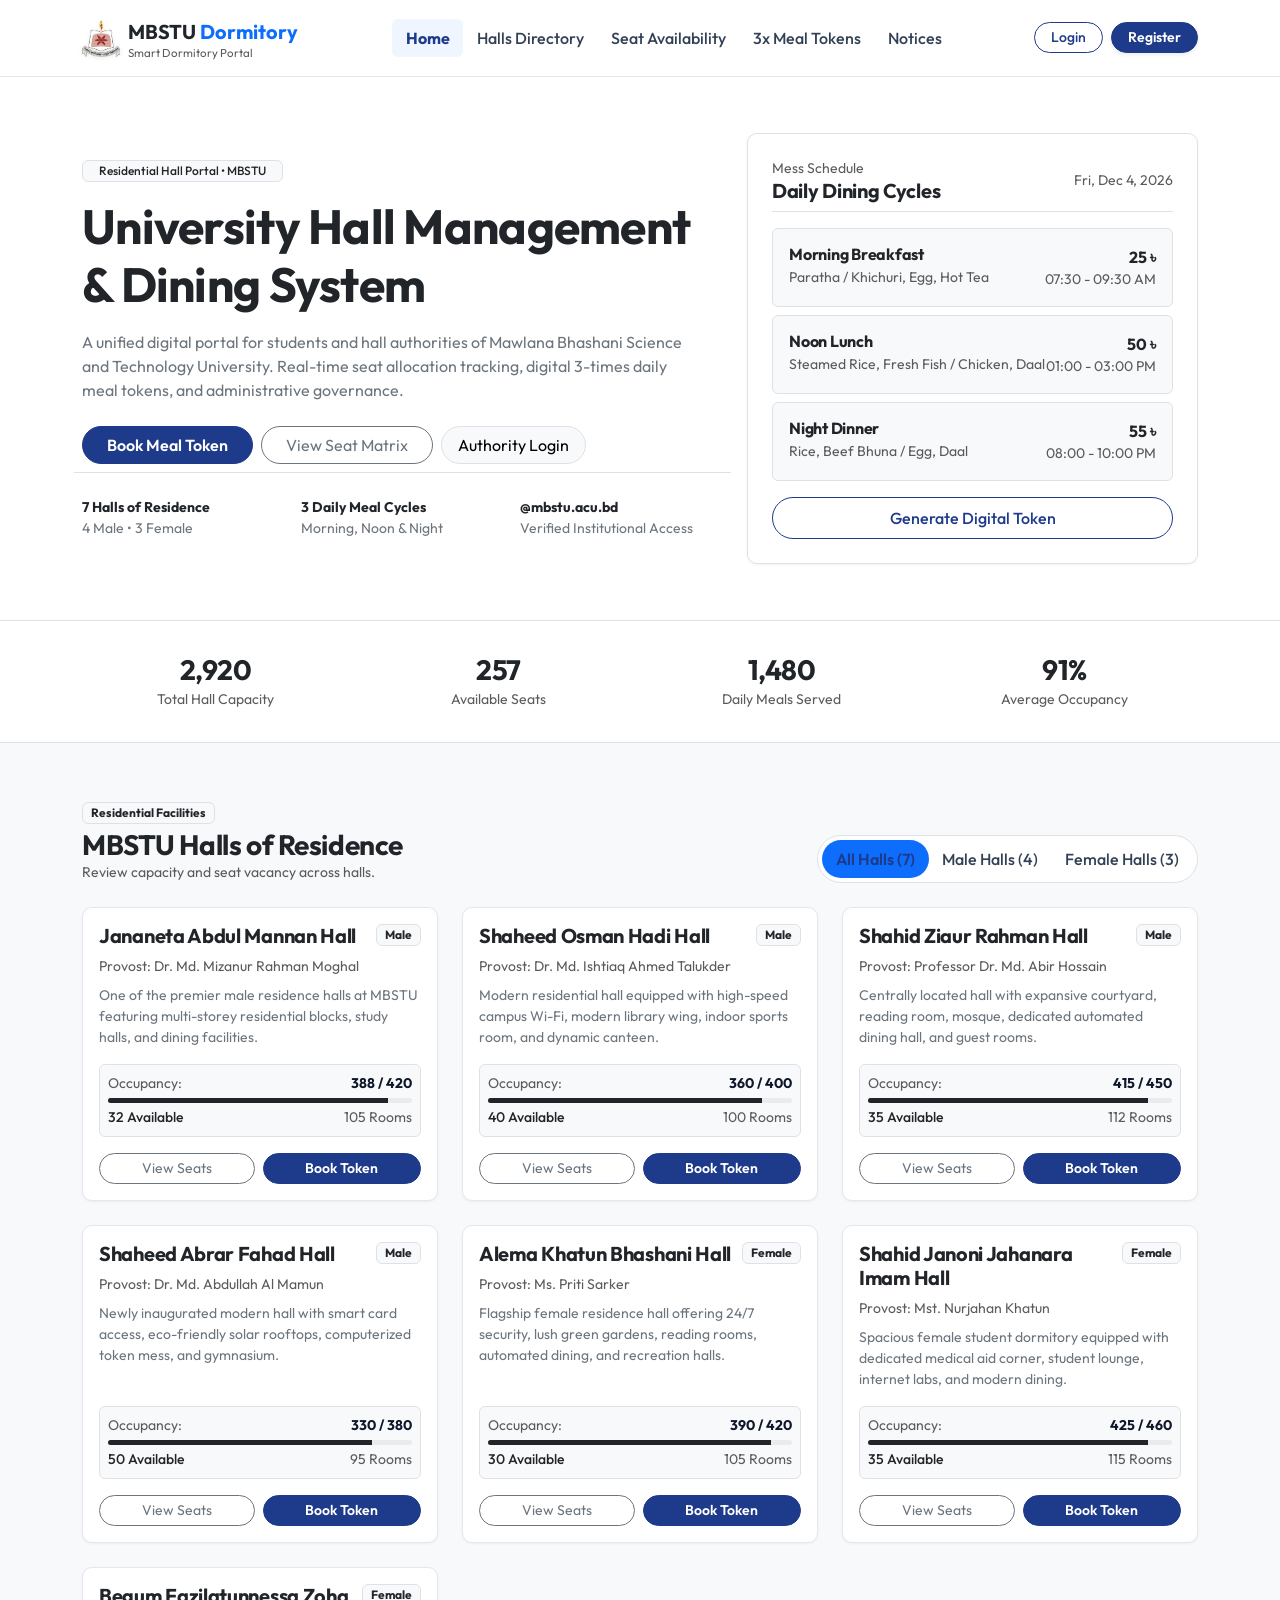
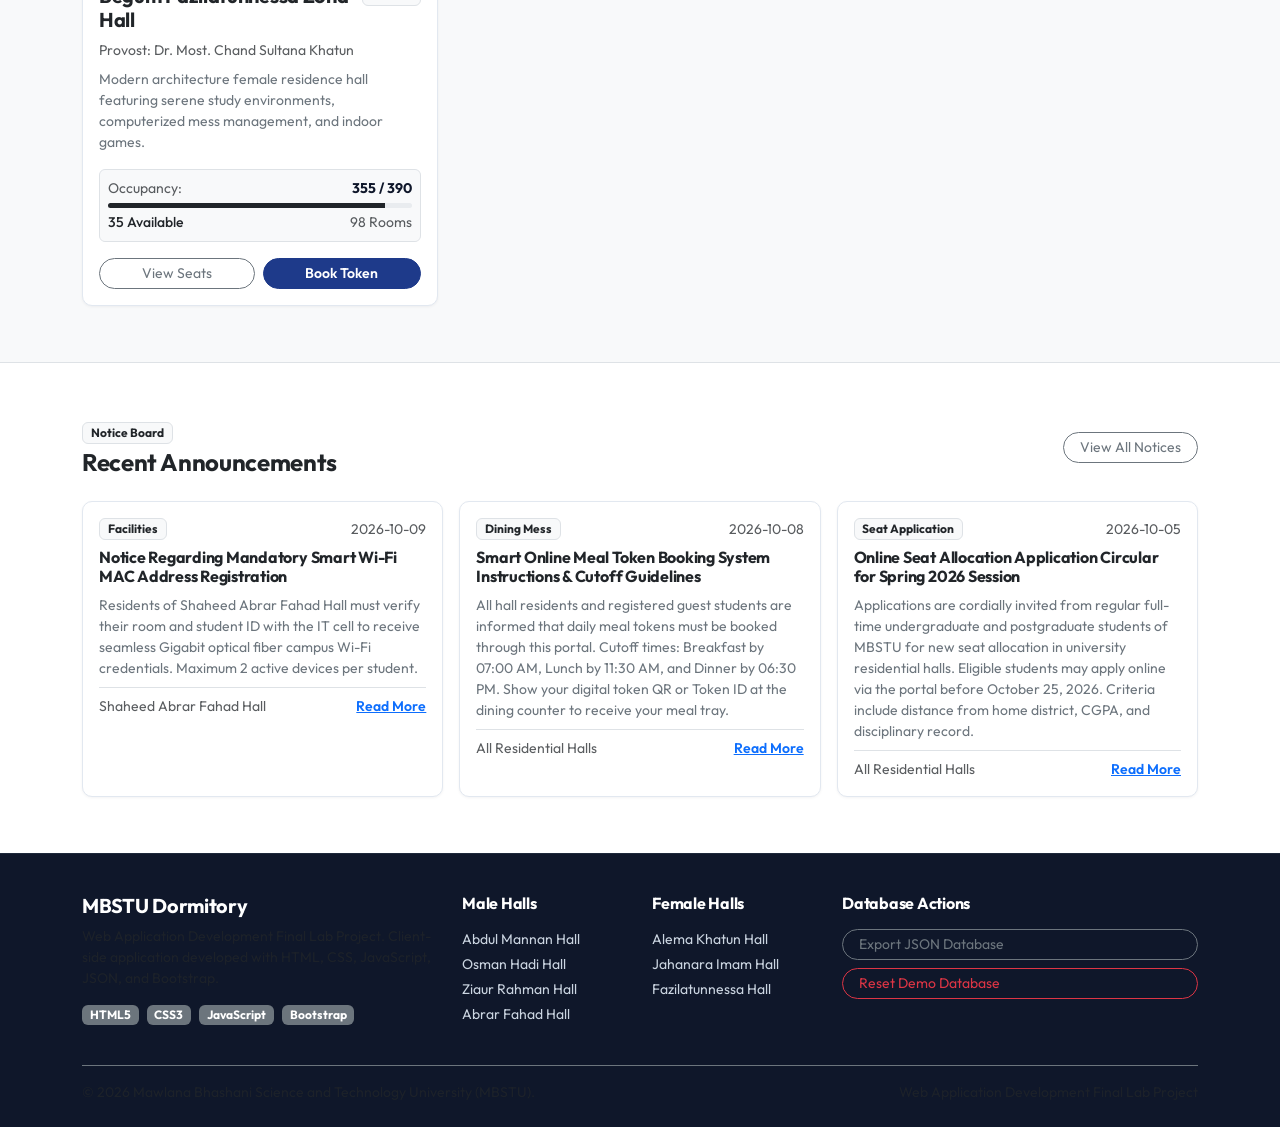
<file: index.html>
<!DOCTYPE html>
<html lang="en">
<head>
  <meta charset="UTF-8">
  <meta name="viewport" content="width=device-width, initial-scale=1.0">
  <title>MBSTU Dormitory | University Hall Accommodation &amp; Dining System</title>
  <link rel="icon" type="image/png" href="MBSTU_logo.png">
  <!-- Bootstrap 5.3 CSS -->
  <link href="https://cdn.jsdelivr.net/npm/bootstrap@5.3.3/dist/css/bootstrap.min.css" rel="stylesheet">
  <!-- Custom Minimalist CSS -->
  <link rel="stylesheet" href="css/style.css">
</head>
<body>

  <!-- Navigation Bar -->
  <nav class="navbar navbar-expand-lg custom-navbar sticky-top">
    <div class="container">
      <a class="navbar-brand d-flex align-items-center gap-2" href="index.html">
        <img src="MBSTU_logo.png" alt="MBSTU Logo" class="brand-logo">
        <div>
          <span class="fw-bold text-dark fs-5">MBSTU</span>
          <span class="text-primary fw-bold fs-5">Dormitory</span>
          <small class="d-block text-muted" style="font-size: 0.72rem; line-height: 1;">Smart Dormitory Portal</small>
        </div>
      </a>

      <button class="navbar-toggler border-0 shadow-none" type="button" data-bs-toggle="collapse" data-bs-target="#mainNav">
        <span class="navbar-toggler-icon"></span>
      </button>

      <div class="collapse navbar-collapse" id="mainNav">
        <ul class="navbar-nav mx-auto mb-2 mb-lg-0">
          <li class="nav-item"><a class="nav-link active" href="index.html">Home</a></li>
          <li class="nav-item"><a class="nav-link" href="#halls-directory">Halls Directory</a></li>
          <li class="nav-item"><a class="nav-link" href="seat-application.html">Seat Availability</a></li>
          <li class="nav-item"><a class="nav-link" href="meal-tokens.html">3x Meal Tokens</a></li>
          <li class="nav-item"><a class="nav-link" href="notice-board.html">Notices</a></li>
        </ul>

        <div id="navbar-auth-container" class="d-flex align-items-center gap-2">
          <a href="login.html" class="btn btn-outline-primary btn-sm px-3 rounded-pill">
            Login
          </a>
          <a href="register.html" class="btn btn-primary btn-sm px-3 rounded-pill shadow-sm">
            Register
          </a>
        </div>
      </div>
    </div>
  </nav>

  <!-- Hero Section -->
  <header class="py-5 bg-white border-bottom">
    <div class="container py-2">
      <div class="row align-items-center gy-4">
        <div class="col-lg-7">
          <span class="badge bg-light text-dark border mb-3 px-3 py-1 fw-medium">Residential Hall Portal &bull; MBSTU</span>
          <h1 class="display-5 fw-bold text-dark mb-3">
            University Hall Management &amp; Dining System
          </h1>
          <p class="text-secondary mb-4" style="max-width: 600px;">
            A unified digital portal for students and hall authorities of Mawlana Bhashani Science and Technology University. Real-time seat allocation tracking, digital 3-times daily meal tokens, and administrative governance.
          </p>

          <div class="d-flex flex-wrap gap-2 mb-4">
            <a href="meal-tokens.html" class="btn btn-primary px-4 rounded-pill">
              Book Meal Token
            </a>
            <a href="seat-application.html" class="btn btn-outline-secondary px-4 rounded-pill">
              View Seat Matrix
            </a>
            <a href="login.html" class="btn btn-light border px-3 rounded-pill">
              Authority Login
            </a>
          </div>

          <!-- Subtle Stats Row -->
          <div class="row g-3 pt-2 text-secondary small border-top">
            <div class="col-sm-4">
              <strong class="text-dark d-block">7 Halls of Residence</strong>
              <span>4 Male &bull; 3 Female</span>
            </div>
            <div class="col-sm-4">
              <strong class="text-dark d-block">3 Daily Meal Cycles</strong>
              <span>Morning, Noon &amp; Night</span>
            </div>
            <div class="col-sm-4">
              <strong class="text-dark d-block">@mbstu.acu.bd</strong>
              <span>Verified Institutional Access</span>
            </div>
          </div>
        </div>

        <!-- Today Dining Schedule Card (Clean 2-color styling) -->
        <div class="col-lg-5">
          <div class="premium-card p-4 bg-white border">
            <div class="d-flex align-items-center justify-content-between mb-3 border-bottom pb-2">
              <div>
                <span class="text-muted small d-block">Mess Schedule</span>
                <h5 class="fw-bold mb-0 text-dark">Daily Dining Cycles</h5>
              </div>
              <span class="text-muted small" id="live-today-date">Today</span>
            </div>

            <div class="d-flex flex-column gap-2 mb-3">
              <div class="p-3 bg-light rounded border">
                <div class="d-flex justify-content-between align-items-start">
                  <div>
                    <h6 class="fw-bold mb-0 text-dark">Morning Breakfast</h6>
                    <small class="text-muted">Paratha / Khichuri, Egg, Hot Tea</small>
                  </div>
                  <div class="text-end">
                    <span class="fw-bold text-dark">25 ৳</span>
                    <small class="d-block text-muted">07:30 - 09:30 AM</small>
                  </div>
                </div>
              </div>

              <div class="p-3 bg-light rounded border">
                <div class="d-flex justify-content-between align-items-start">
                  <div>
                    <h6 class="fw-bold mb-0 text-dark">Noon Lunch</h6>
                    <small class="text-muted">Steamed Rice, Fresh Fish / Chicken, Daal</small>
                  </div>
                  <div class="text-end">
                    <span class="fw-bold text-dark">50 ৳</span>
                    <small class="d-block text-muted">01:00 - 03:00 PM</small>
                  </div>
                </div>
              </div>

              <div class="p-3 bg-light rounded border">
                <div class="d-flex justify-content-between align-items-start">
                  <div>
                    <h6 class="fw-bold mb-0 text-dark">Night Dinner</h6>
                    <small class="text-muted">Rice, Beef Bhuna / Egg, Daal</small>
                  </div>
                  <div class="text-end">
                    <span class="fw-bold text-dark">55 ৳</span>
                    <small class="d-block text-muted">08:00 - 10:00 PM</small>
                  </div>
                </div>
              </div>
            </div>

            <div class="d-grid">
              <a href="meal-tokens.html" class="btn btn-outline-primary rounded-pill py-2">
                Generate Digital Token
              </a>
            </div>
          </div>
        </div>
      </div>
    </div>
  </header>

  <!-- Key Statistics Banner (Clean) -->
  <section class="py-4 bg-white border-bottom">
    <div class="container">
      <div class="row g-3 text-center">
        <div class="col-6 col-md-3">
          <div class="p-2">
            <h3 class="fw-bold text-dark mb-0" id="stat-capacity">2,920</h3>
            <small class="text-muted">Total Hall Capacity</small>
          </div>
        </div>
        <div class="col-6 col-md-3">
          <div class="p-2">
            <h3 class="fw-bold text-dark mb-0" id="stat-available">257</h3>
            <small class="text-muted">Available Seats</small>
          </div>
        </div>
        <div class="col-6 col-md-3">
          <div class="p-2">
            <h3 class="fw-bold text-dark mb-0" id="stat-tokens">1,480</h3>
            <small class="text-muted">Daily Meals Served</small>
          </div>
        </div>
        <div class="col-6 col-md-3">
          <div class="p-2">
            <h3 class="fw-bold text-dark mb-0" id="stat-occupancy">91%</h3>
            <small class="text-muted">Average Occupancy</small>
          </div>
        </div>
      </div>
    </div>
  </section>

  <!-- Halls Directory Section -->
  <section id="halls-directory" class="py-5 bg-light">
    <div class="container py-2">
      <div class="d-flex flex-column flex-md-row justify-content-between align-items-md-end mb-4">
        <div>
          <span class="badge bg-light text-dark border mb-1">Residential Facilities</span>
          <h3 class="fw-bold text-dark mb-0">MBSTU Halls of Residence</h3>
          <p class="text-muted small mb-0">Review capacity and seat vacancy across halls.</p>
        </div>

        <!-- Gender Filter Tabs -->
        <ul class="nav nav-pills mt-3 mt-md-0 bg-white p-1 rounded-pill border" id="hallTabs" role="tablist">
          <li class="nav-item">
            <button class="nav-link active rounded-pill px-3 py-1 small" id="all-tab" data-bs-toggle="pill" data-bs-target="#all-halls" type="button">All Halls (7)</button>
          </li>
          <li class="nav-item">
            <button class="nav-link rounded-pill px-3 py-1 small" id="male-tab" data-bs-toggle="pill" data-bs-target="#male-halls" type="button">Male Halls (4)</button>
          </li>
          <li class="nav-item">
            <button class="nav-link rounded-pill px-3 py-1 small" id="female-tab" data-bs-toggle="pill" data-bs-target="#female-halls" type="button">Female Halls (3)</button>
          </li>
        </ul>
      </div>

      <!-- Tab Content -->
      <div class="tab-content" id="hallTabsContent">
        <div class="tab-pane fade show active" id="all-halls">
          <div class="row g-4" id="all-halls-grid"></div>
        </div>
        <div class="tab-pane fade" id="male-halls">
          <div class="row g-4" id="male-halls-grid"></div>
        </div>
        <div class="tab-pane fade" id="female-halls">
          <div class="row g-4" id="female-halls-grid"></div>
        </div>
      </div>
    </div>
  </section>

  <!-- Latest Notices Section -->
  <section class="py-5 bg-white border-top">
    <div class="container py-2">
      <div class="d-flex justify-content-between align-items-center mb-4">
        <div>
          <span class="badge bg-light text-dark border mb-1">Notice Board</span>
          <h4 class="fw-bold text-dark mb-0">Recent Announcements</h4>
        </div>
        <a href="notice-board.html" class="btn btn-outline-secondary btn-sm rounded-pill px-3">
          View All Notices
        </a>
      </div>

      <div class="row g-3" id="home-notices-container"></div>
    </div>
  </section>

  <!-- Footer -->
  <footer class="custom-footer mt-auto">
    <div class="container">
      <div class="row g-4 mb-4">
        <div class="col-lg-4">
          <h5 class="fw-bold text-white mb-2">MBSTU Dormitory</h5>
          <p class="small text-muted mb-3">
            Web Application Development Final Lab Project. Client-side application developed with HTML, CSS, JavaScript, JSON, and Bootstrap.
          </p>
          <div class="d-flex gap-2">
            <span class="badge bg-secondary">HTML5</span>
            <span class="badge bg-secondary">CSS3</span>
            <span class="badge bg-secondary">JavaScript</span>
            <span class="badge bg-secondary">Bootstrap</span>
          </div>
        </div>

        <div class="col-6 col-lg-2">
          <h6 class="text-white fw-bold mb-3">Male Halls</h6>
          <ul class="list-unstyled small">
            <li class="mb-1"><a href="seat-application.html?hall=jamh">Abdul Mannan Hall</a></li>
            <li class="mb-1"><a href="seat-application.html?hall=sohh">Osman Hadi Hall</a></li>
            <li class="mb-1"><a href="seat-application.html?hall=szrh">Ziaur Rahman Hall</a></li>
            <li class="mb-1"><a href="seat-application.html?hall=safh">Abrar Fahad Hall</a></li>
          </ul>
        </div>

        <div class="col-6 col-lg-2">
          <h6 class="text-white fw-bold mb-3">Female Halls</h6>
          <ul class="list-unstyled small">
            <li class="mb-1"><a href="seat-application.html?hall=akbh">Alema Khatun Hall</a></li>
            <li class="mb-1"><a href="seat-application.html?hall=sjjih">Jahanara Imam Hall</a></li>
            <li class="mb-1"><a href="seat-application.html?hall=bfzh">Fazilatunnessa Hall</a></li>
          </ul>
        </div>

        <div class="col-lg-4">
          <h6 class="text-white fw-bold mb-3">Database Actions</h6>
          <div class="d-flex flex-column gap-2">
            <button onclick="DB.exportJSON()" class="btn btn-outline-secondary btn-sm rounded-pill text-start px-3">
              Export JSON Database
            </button>
            <button onclick="if(confirm('Reset all demo data back to defaults?')) { DB.reset().then(() => location.reload()); }" class="btn btn-outline-danger btn-sm rounded-pill text-start px-3">
              Reset Demo Database
            </button>
          </div>
        </div>
      </div>

      <div class="border-top border-secondary pt-3 d-flex flex-column flex-md-row justify-content-between align-items-center small text-muted">
        <div>&copy; 2026 Mawlana Bhashani Science and Technology University (MBSTU).</div>
        <div class="mt-2 mt-md-0">
          <span>Web Application Development Final Lab Project</span>
        </div>
      </div>
    </div>
  </footer>

  <script src="https://cdn.jsdelivr.net/npm/bootstrap@5.3.3/dist/js/bootstrap.bundle.min.js"></script>
  <script src="js/db.js"></script>
  <script src="js/auth.js"></script>
  <script src="js/app.js"></script>

  <script>
    document.addEventListener('DOMContentLoaded', async () => {
      await DB.init();
      renderStats();
      renderHalls();
      renderNotices();

      const options = { weekday: 'short', month: 'short', day: 'numeric', year: 'numeric' };
      document.getElementById('live-today-date').innerText = new Date().toLocaleDateString('en-US', options);
    });

    function renderStats() {
      const stats = DB.getGlobalStats();
      document.getElementById('stat-capacity').innerText = stats.totalCapacity.toLocaleString();
      document.getElementById('stat-available').innerText = stats.totalAvailable.toLocaleString();
      document.getElementById('stat-occupancy').innerText = `${stats.occupancyPercent}%`;
    }

    function renderHalls() {
      const halls = DB.getHalls();
      const allContainer = document.getElementById('all-halls-grid');
      const maleContainer = document.getElementById('male-halls-grid');
      const femaleContainer = document.getElementById('female-halls-grid');

      allContainer.innerHTML = '';
      maleContainer.innerHTML = '';
      femaleContainer.innerHTML = '';

      halls.forEach(h => {
        const isMale = h.gender === 'Male';
        const cardHtml = `
          <div class="col-md-6 col-lg-4">
            <div class="premium-card h-100 overflow-hidden d-flex flex-column">
              <div class="p-3 d-flex flex-column flex-grow-1">
                <div class="d-flex justify-content-between align-items-start mb-2">
                  <h5 class="fw-bold mb-0 text-dark">${h.name}</h5>
                  <span class="badge bg-light text-dark border small">${h.gender}</span>
                </div>
                <p class="small text-muted mb-2">Provost: ${h.provost}</p>
                <p class="small text-secondary mb-3 flex-grow-1 line-clamp-2">${h.description}</p>
                
                <div class="bg-light p-2 rounded border mb-3">
                  <div class="d-flex justify-content-between small mb-1">
                    <span class="text-muted">Occupancy:</span>
                    <span class="fw-bold">${h.occupied} / ${h.capacity}</span>
                  </div>
                  <div class="progress" style="height: 5px;">
                    <div class="progress-bar bg-dark" role="progressbar" style="width: ${Math.round((h.occupied/h.capacity)*100)}%;"></div>
                  </div>
                  <div class="d-flex justify-content-between small mt-1">
                    <span class="text-dark fw-medium">${h.available} Available</span>
                    <span class="text-muted">${h.totalRooms} Rooms</span>
                  </div>
                </div>

                <div class="d-flex gap-2">
                  <a href="seat-application.html?hall=${h.id}" class="btn btn-outline-secondary btn-sm flex-grow-1 rounded-pill">
                    View Seats
                  </a>
                  <a href="meal-tokens.html?hall=${h.id}" class="btn btn-primary btn-sm flex-grow-1 rounded-pill">
                    Book Token
                  </a>
                </div>
              </div>
            </div>
          </div>
        `;

        allContainer.insertAdjacentHTML('beforeend', cardHtml);
        if (isMale) {
          maleContainer.insertAdjacentHTML('beforeend', cardHtml);
        } else {
          femaleContainer.insertAdjacentHTML('beforeend', cardHtml);
        }
      });
    }

    function renderNotices() {
      const notices = DB.getNotices().slice(0, 3);
      const container = document.getElementById('home-notices-container');
      container.innerHTML = '';

      notices.forEach(n => {
        const itemHtml = `
          <div class="col-md-4">
            <div class="premium-card p-3 h-100 bg-white">
              <div class="d-flex justify-content-between align-items-center mb-2">
                <span class="badge bg-light text-dark border small">${n.category}</span>
                <small class="text-muted">${n.publishDate}</small>
              </div>
              <h6 class="fw-bold text-dark mb-2">${n.title}</h6>
              <p class="small text-secondary mb-2 line-clamp-3">${n.content}</p>
              <div class="mt-auto pt-2 border-top d-flex justify-content-between align-items-center">
                <small class="text-muted">${n.hallName}</small>
                <a href="notice-board.html" class="small fw-semibold text-primary">Read More</a>
              </div>
            </div>
          </div>
        `;
        container.insertAdjacentHTML('beforeend', itemHtml);
      });
    }
  </script>
</body>
</html>
</file>
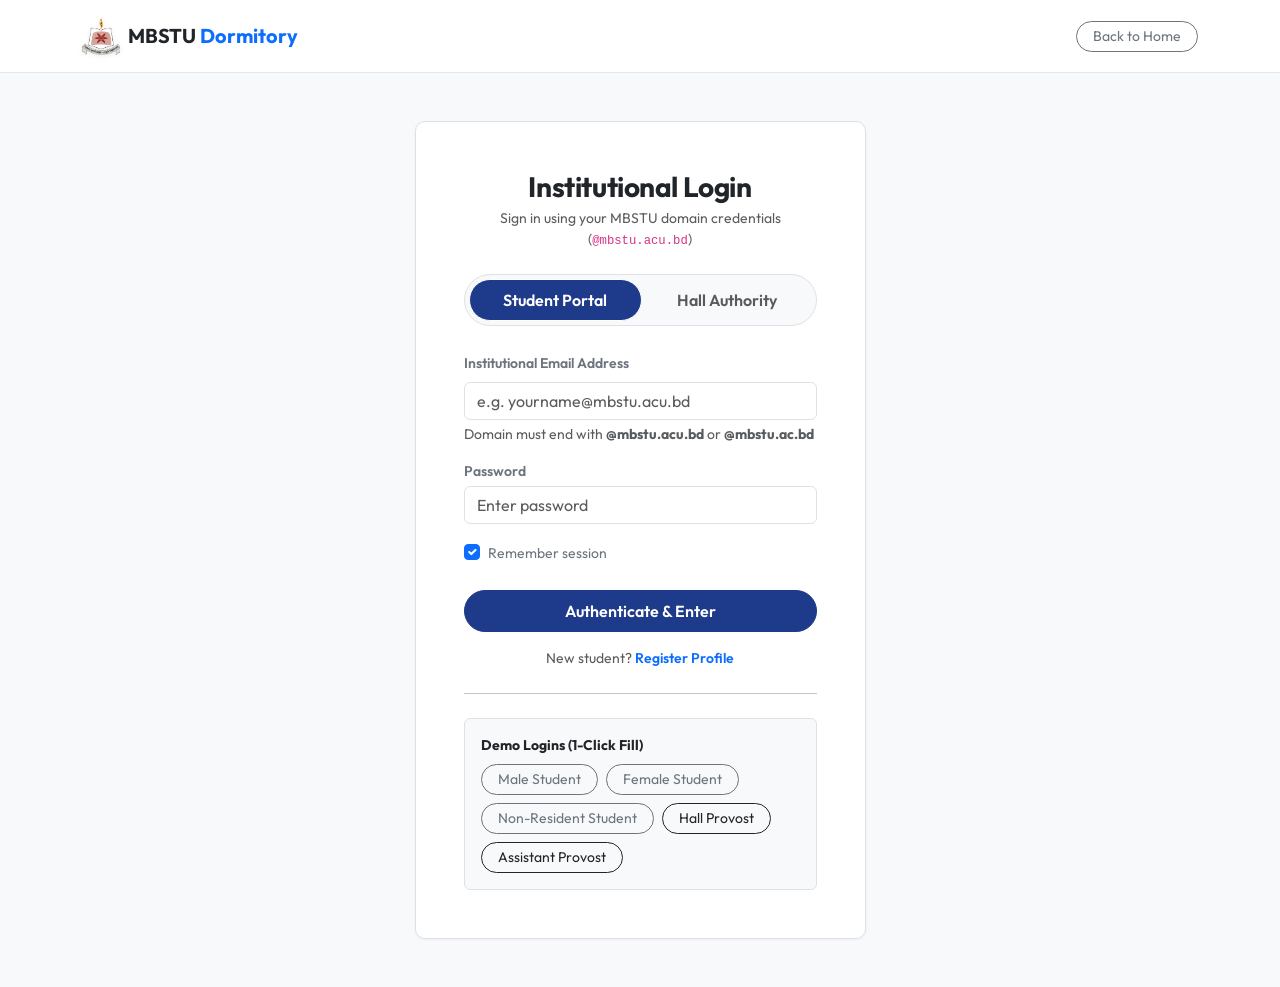
<file: admin-dashboard.html>
<!DOCTYPE html>
<html lang="en">
<head>
  <meta charset="UTF-8">
  <meta name="viewport" content="width=device-width, initial-scale=1.0">
  <title>Authority Dashboard | MBSTU Dormitory</title>
  <link rel="icon" type="image/png" href="MBSTU_logo.png">
  <link href="https://cdn.jsdelivr.net/npm/bootstrap@5.3.3/dist/css/bootstrap.min.css" rel="stylesheet">
  <link rel="stylesheet" href="css/style.css">
</head>
<body class="bg-light">

  <!-- Admin Navbar -->
  <nav class="navbar navbar-expand-lg custom-navbar sticky-top">
    <div class="container">
      <a class="navbar-brand d-flex align-items-center gap-2" href="admin-dashboard.html">
        <img src="MBSTU_logo.png" alt="MBSTU Logo" class="brand-logo">
        <div>
          <span class="fw-bold text-dark fs-5">MBSTU</span>
          <span class="text-primary fw-bold fs-5">Dormitory</span>
          <small class="d-block text-muted" style="font-size: 0.72rem;">Authority Panel</small>
        </div>
      </a>

      <button class="navbar-toggler border-0 shadow-none" type="button" data-bs-toggle="collapse" data-bs-target="#adminNav">
        <span class="navbar-toggler-icon"></span>
      </button>

      <div class="collapse navbar-collapse" id="adminNav">
        <ul class="navbar-nav mx-auto mb-2 mb-lg-0">
          <li class="nav-item"><a class="nav-link active" href="admin-dashboard.html">Overview</a></li>
          <li class="nav-item"><a class="nav-link" href="admin-seats.html">Seat Allocations</a></li>
          <li class="nav-item"><a class="nav-link" href="admin-meals.html">Dining Counter</a></li>
          <li class="nav-item"><a class="nav-link" href="admin-notices.html">Circulars</a></li>
        </ul>

        <div id="navbar-auth-container"></div>
      </div>
    </div>
  </nav>

  <main class="py-4">
    <div class="container">

      <!-- Authority Welcome Card -->
      <div class="premium-card p-4 bg-white mb-4 border">
        <div class="row align-items-center gy-3">
          <div class="col">
            <div class="d-flex flex-wrap align-items-center gap-2 mb-1">
              <h3 class="fw-bold text-dark mb-0" id="admin-name">Authority Profile</h3>
              <span class="badge bg-light text-dark border">Hall Authority</span>
            </div>
            <p class="text-secondary small mb-1">
              <span id="admin-designation" class="fw-bold text-dark">Provost</span> &bull; 
              <span id="admin-dept" class="me-2">Department</span> &bull; 
              <span id="admin-hall" class="fw-semibold text-primary">Assigned Hall</span>
            </p>
            <div class="d-flex gap-3 small text-muted">
              <span>Email: <span id="admin-email">provost@mbstu.acu.bd</span></span>
              <span>Phone: <span id="admin-phone">+88017XXXXXXXX</span></span>
            </div>
          </div>
          <div class="col-lg-auto text-lg-end">
            <div class="d-flex flex-wrap gap-2">
              <a href="admin-seats.html" class="btn btn-outline-primary btn-sm rounded-pill px-3">
                Review Applications
              </a>
              <a href="admin-meals.html" class="btn btn-primary btn-sm rounded-pill px-3">
                Verify Meal Tokens
              </a>
              <button onclick="DB.exportJSON()" class="btn btn-light border btn-sm rounded-pill px-3">
                Export JSON
              </button>
            </div>
          </div>
        </div>
      </div>

      <!-- Real-Time Metrics Row (Clean) -->
      <div class="row g-3 mb-4">
        <div class="col-md-3 col-6">
          <div class="stat-widget">
            <small class="text-muted d-block mb-1">Total Hall Capacity</small>
            <h3 class="fw-bold text-dark mb-1" id="metric-capacity">2,920</h3>
            <div class="small text-muted">
              <span class="text-dark fw-bold" id="metric-available">257</span> Vacant Beds
            </div>
          </div>
        </div>

        <div class="col-md-3 col-6">
          <div class="stat-widget">
            <small class="text-muted d-block mb-1">Morning Breakfast Orders</small>
            <h3 class="fw-bold text-dark mb-1" id="metric-morning">0</h3>
            <div class="small text-muted">Today's booked meals</div>
          </div>
        </div>

        <div class="col-md-3 col-6">
          <div class="stat-widget">
            <small class="text-muted d-block mb-1">Noon Lunch Orders</small>
            <h3 class="fw-bold text-dark mb-1" id="metric-noon">0</h3>
            <div class="small text-muted">Today's booked meals</div>
          </div>
        </div>

        <div class="col-md-3 col-6">
          <div class="stat-widget">
            <small class="text-muted d-block mb-1">Pending Seat Applications</small>
            <h3 class="fw-bold text-dark mb-1" id="metric-pending-apps">0</h3>
            <a href="admin-seats.html" class="small text-primary text-decoration-none">Review applications</a>
          </div>
        </div>
      </div>

      <div class="row g-4">
        
        <!-- Left: All Halls Capacity Breakdown -->
        <div class="col-lg-8">
          <div class="premium-card p-4 bg-white mb-4">
            <div class="d-flex justify-content-between align-items-center mb-3">
              <h5 class="fw-bold text-dark mb-0">Halls Capacity Status</h5>
              <span class="badge bg-light text-dark border">7 Halls</span>
            </div>

            <div class="table-responsive">
              <table class="table table-hover align-middle small mb-0">
                <thead class="table-light">
                  <tr>
                    <th>Hall Name</th>
                    <th>Gender</th>
                    <th>Provost</th>
                    <th>Capacity</th>
                    <th>Occupied</th>
                    <th>Vacant</th>
                    <th>Action</th>
                  </tr>
                </thead>
                <tbody id="halls-status-table"></tbody>
              </table>
            </div>
          </div>

          <!-- Pending Applications Requiring Approval -->
          <div class="premium-card p-4 bg-white">
            <div class="d-flex justify-content-between align-items-center mb-3">
              <div>
                <span class="badge bg-light text-dark border mb-1">Action Required</span>
                <h5 class="fw-bold text-dark mb-0">Pending Seat Applications</h5>
              </div>
              <a href="admin-seats.html" class="btn btn-outline-secondary btn-sm rounded-pill px-3">
                View All
              </a>
            </div>

            <div class="table-responsive">
              <table class="table table-hover align-middle small mb-0">
                <thead class="table-light">
                  <tr>
                    <th>Tracking ID</th>
                    <th>Student Name</th>
                    <th>Dept &amp; Session</th>
                    <th>CGPA</th>
                    <th>Hall Requested</th>
                    <th>Action</th>
                  </tr>
                </thead>
                <tbody id="pending-apps-table"></tbody>
              </table>
            </div>
          </div>
        </div>

        <!-- Right: Mess Quick Actions & Navigation -->
        <div class="col-lg-4">
          
          <div class="premium-card p-4 bg-white mb-4">
            <h6 class="fw-bold text-dark mb-1">Quick Token Verification</h6>
            <p class="small text-muted mb-3">Enter student token ID to verify redemption.</p>
            
            <form onsubmit="handleQuickRedeem(event)">
              <div class="input-group mb-2">
                <input type="text" id="quick-token-id" class="form-control font-mono" placeholder="e.g. TKN-20261011-001" required>
                <button type="submit" class="btn btn-primary">Verify</button>
              </div>
            </form>
            <div id="quick-redeem-result" class="small mt-2"></div>
          </div>

          <div class="premium-card p-4 bg-white mb-4">
            <h6 class="fw-bold text-dark mb-3">Management Portals</h6>
            <div class="list-group list-group-flush small">
              <a href="admin-seats.html" class="list-group-item list-group-item-action d-flex justify-content-between align-items-center px-0 py-2">
                <span>Seat Allocation Management</span>
                <span class="text-muted">&rsaquo;</span>
              </a>
              <a href="admin-meals.html" class="list-group-item list-group-item-action d-flex justify-content-between align-items-center px-0 py-2">
                <span>Dining Counter &amp; Mess Orders</span>
                <span class="text-muted">&rsaquo;</span>
              </a>
              <a href="admin-notices.html" class="list-group-item list-group-item-action d-flex justify-content-between align-items-center px-0 py-2">
                <span>Notice &amp; Circular Publisher</span>
                <span class="text-muted">&rsaquo;</span>
              </a>
            </div>
          </div>

          <div class="premium-card p-4 bg-light border">
            <h6 class="fw-bold text-dark mb-1">Data Management</h6>
            <p class="small text-muted mb-3">Backup current JSON dataset or reset demo data.</p>
            <div class="d-grid gap-2">
              <button onclick="DB.exportJSON()" class="btn btn-outline-dark btn-sm rounded-pill">
                Export Database Backup (.json)
              </button>
              <button onclick="if(confirm('Reset all changes back to fresh defaults?')) { DB.reset().then(() => location.reload()); }" class="btn btn-outline-danger btn-sm rounded-pill">
                Reset to Default Data
              </button>
            </div>
          </div>

        </div>

      </div>

    </div>
  </main>

  <script src="https://cdn.jsdelivr.net/npm/bootstrap@5.3.3/dist/js/bootstrap.bundle.min.js"></script>
  <script src="js/db.js"></script>
  <script src="js/auth.js"></script>
  <script src="js/app.js"></script>

  <script>
    let currentAdmin = null;

    document.addEventListener('DOMContentLoaded', async () => {
      await DB.init();
      currentAdmin = Auth.requireAuthority();
      if (!currentAdmin) return;

      renderAdminProfile();
      renderMetrics();
      renderHallsTable();
      renderPendingApps();
    });

    function renderAdminProfile() {
      document.getElementById('admin-name').innerText = currentAdmin.name;
      document.getElementById('admin-designation').innerText = currentAdmin.designation || 'Provost';
      document.getElementById('admin-dept').innerText = currentAdmin.department || 'MBSTU';
      document.getElementById('admin-hall').innerText = currentAdmin.hallName || 'All Halls';
      document.getElementById('admin-email').innerText = currentAdmin.email;
      document.getElementById('admin-phone').innerText = currentAdmin.phone || 'N/A';
    }

    function renderMetrics() {
      const stats = DB.getGlobalStats();
      document.getElementById('metric-capacity').innerText = stats.totalCapacity.toLocaleString();
      document.getElementById('metric-available').innerText = stats.totalAvailable.toLocaleString();
      document.getElementById('metric-morning').innerText = stats.morningTokens;
      document.getElementById('metric-noon').innerText = stats.noonTokens;
      document.getElementById('metric-pending-apps').innerText = stats.pendingApps;
    }

    function renderHallsTable() {
      const halls = DB.getHalls();
      const tbody = document.getElementById('halls-status-table');
      tbody.innerHTML = '';

      halls.forEach(h => {
        tbody.innerHTML += `
          <tr>
            <td class="fw-bold text-dark">${h.name}</td>
            <td><span class="badge bg-light text-dark border">${h.gender}</span></td>
            <td class="text-truncate" style="max-width: 140px;">${h.provost}</td>
            <td>${h.capacity}</td>
            <td>${h.occupied}</td>
            <td><strong class="text-dark">${h.available}</strong></td>
            <td>
              <a href="admin-seats.html?hall=${h.id}" class="btn btn-outline-secondary btn-sm rounded-pill py-0 px-2">
                Manage
              </a>
            </td>
          </tr>
        `;
      });
    }

    function renderPendingApps() {
      const apps = DB.getSeatApplications({ status: 'Pending' }).slice(0, 5);
      const tbody = document.getElementById('pending-apps-table');
      tbody.innerHTML = '';

      if (apps.length === 0) {
        tbody.innerHTML = `<tr><td colspan="6" class="text-center text-muted py-3">No pending applications at this time.</td></tr>`;
        return;
      }

      apps.forEach(a => {
        tbody.innerHTML += `
          <tr>
            <td class="font-mono fw-bold">${a.appId}</td>
            <td class="fw-semibold text-dark">${a.studentName}</td>
            <td>${a.department} (${a.session})</td>
            <td class="fw-bold text-dark">${a.cgpa}</td>
            <td>${a.hallName}</td>
            <td>
              <a href="admin-seats.html?appId=${a.appId}" class="btn btn-primary btn-sm rounded-pill py-0 px-2">
                Evaluate
              </a>
            </td>
          </tr>
        `;
      });
    }

    function handleQuickRedeem(e) {
      e.preventDefault();
      const input = document.getElementById('quick-token-id');
      const resBox = document.getElementById('quick-redeem-result');
      const tokenId = input.value.trim();

      try {
        const token = DB.redeemMealToken(tokenId);
        resBox.innerHTML = `
          <div class="alert alert-success py-2 px-3 small mb-0 rounded-2">
            Token <strong>${token.tokenId}</strong> Redeemed for <strong>${token.studentName}</strong> (${token.mealSlot}).
          </div>
        `;
        input.value = '';
        renderMetrics();
      } catch (err) {
        resBox.innerHTML = `
          <div class="alert alert-danger py-2 px-3 small mb-0 rounded-2">
            ${err.message}
          </div>
        `;
      }
    }
  </script>
</body>
</html>
</file>
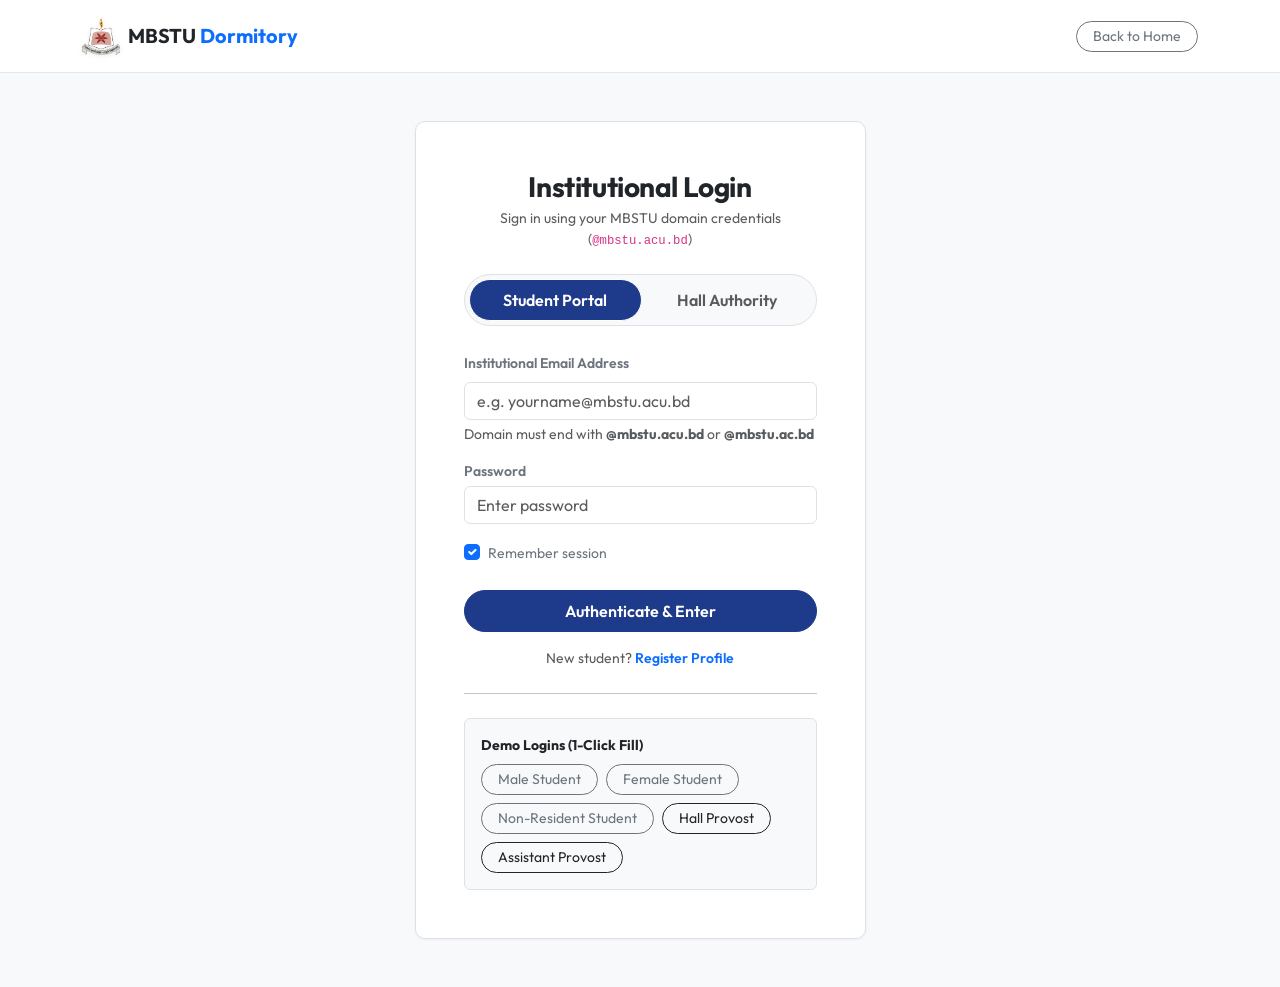
<file: admin-meals.html>
<!DOCTYPE html>
<html lang="en">
<head>
  <meta charset="UTF-8">
  <meta name="viewport" content="width=device-width, initial-scale=1.0">
  <title>Dining Counter &amp; Mess Management | MBSTU Dormitory</title>
  <link rel="icon" type="image/png" href="MBSTU_logo.png">
  <link href="https://cdn.jsdelivr.net/npm/bootstrap@5.3.3/dist/css/bootstrap.min.css" rel="stylesheet">
  <link rel="stylesheet" href="css/style.css">
</head>
<body class="bg-light">

  <!-- Admin Navbar -->
  <nav class="navbar navbar-expand-lg custom-navbar sticky-top">
    <div class="container">
      <a class="navbar-brand d-flex align-items-center gap-2" href="admin-dashboard.html">
        <img src="MBSTU_logo.png" alt="MBSTU Logo" class="brand-logo">
        <div>
          <span class="fw-bold text-dark fs-5">MBSTU</span>
          <span class="text-primary fw-bold fs-5">Dormitory</span>
          <small class="d-block text-muted" style="font-size: 0.72rem;">Dining &amp; Mess Manager</small>
        </div>
      </a>

      <button class="navbar-toggler border-0 shadow-none" type="button" data-bs-toggle="collapse" data-bs-target="#mealNav">
        <span class="navbar-toggler-icon"></span>
      </button>

      <div class="collapse navbar-collapse" id="mealNav">
        <ul class="navbar-nav mx-auto mb-2 mb-lg-0">
          <li class="nav-item"><a class="nav-link" href="admin-dashboard.html">Overview</a></li>
          <li class="nav-item"><a class="nav-link" href="admin-seats.html">Seat Allocations</a></li>
          <li class="nav-item"><a class="nav-link active" href="admin-meals.html">Dining Counter</a></li>
          <li class="nav-item"><a class="nav-link" href="admin-notices.html">Circulars</a></li>
        </ul>

        <div id="navbar-auth-container"></div>
      </div>
    </div>
  </nav>

  <main class="py-4">
    <div class="container">

      <!-- Header Banner -->
      <div class="d-flex flex-column flex-md-row justify-content-between align-items-md-center mb-4 gap-3">
        <div>
          <span class="badge bg-light text-dark border mb-1">
            Mess Governance
          </span>
          <h2 class="fw-bold text-dark mb-0">Dining Counter &amp; Meal Token Verifier</h2>
          <p class="text-muted small mb-0">Live token redemption counter and kitchen headcounts for morning, noon, and night.</p>
        </div>

        <div>
          <button class="btn btn-outline-secondary btn-sm rounded-pill px-3" onclick="DB.exportJSON()">
            Export Dining Roster
          </button>
        </div>
      </div>

      <!-- Live Counter Verification Card (Clean White/Border) -->
      <div class="premium-card p-4 bg-white mb-4">
        <div class="row align-items-center gy-3">
          <div class="col-lg-6">
            <h5 class="fw-bold text-dark mb-1">Dining Counter Token Verifier</h5>
            <p class="small text-muted mb-3">Enter the Token ID presented by the student at the food line.</p>
            
            <form onsubmit="verifyTokenCounter(event)">
              <div class="input-group">
                <input type="text" id="verify-input-id" class="form-control font-mono" placeholder="e.g. TKN-20261011-001" required>
                <button type="submit" class="btn btn-primary px-4 fw-semibold">
                  Verify &amp; Redeem
                </button>
              </div>
            </form>
          </div>

          <div class="col-lg-6">
            <div id="counter-result-card" class="p-3 bg-light text-dark rounded border d-none"></div>
          </div>
        </div>
      </div>

      <!-- Kitchen Headcount Metrics -->
      <div class="row g-3 mb-4">
        <div class="col-md-4">
          <div class="stat-widget">
            <div class="d-flex justify-content-between align-items-center mb-2">
              <span class="text-muted small fw-semibold">Morning Breakfast</span>
              <span class="badge bg-light text-dark border">07:30 - 09:30 AM</span>
            </div>
            <h3 class="fw-bold text-dark mb-1" id="count-morning">0 Trays</h3>
            <div class="small text-muted" id="sub-morning">Orders placed today</div>
          </div>
        </div>

        <div class="col-md-4">
          <div class="stat-widget">
            <div class="d-flex justify-content-between align-items-center mb-2">
              <span class="text-muted small fw-semibold">Noon Lunch</span>
              <span class="badge bg-light text-dark border">01:00 - 03:00 PM</span>
            </div>
            <h3 class="fw-bold text-dark mb-1" id="count-noon">0 Trays</h3>
            <div class="small text-muted" id="sub-noon">Orders placed today</div>
          </div>
        </div>

        <div class="col-md-4">
          <div class="stat-widget">
            <div class="d-flex justify-content-between align-items-center mb-2">
              <span class="text-muted small fw-semibold">Night Dinner</span>
              <span class="badge bg-light text-dark border">08:00 - 10:00 PM</span>
            </div>
            <h3 class="fw-bold text-dark mb-1" id="count-night">0 Trays</h3>
            <div class="small text-muted" id="sub-night">Orders placed today</div>
          </div>
        </div>
      </div>

      <!-- Tokens Roster Table -->
      <div class="premium-card p-4 bg-white mb-4">
        <div class="d-flex flex-column flex-md-row justify-content-between align-items-md-center mb-3 gap-2">
          <h5 class="fw-bold text-dark mb-0">Token Orders Log</h5>

          <div class="d-flex flex-wrap gap-2">
            <select class="form-select form-select-sm" id="table-filter-slot" onchange="renderTokensTable()" style="width: 130px;">
              <option value="">All Slots</option>
              <option value="Morning">Morning</option>
              <option value="Noon">Noon</option>
              <option value="Night">Night</option>
            </select>

            <select class="form-select form-select-sm" id="table-filter-status" onchange="renderTokensTable()" style="width: 130px;">
              <option value="">All Statuses</option>
              <option value="Active" selected>Active</option>
              <option value="Redeemed">Redeemed</option>
              <option value="Cancelled">Cancelled</option>
            </select>
          </div>
        </div>

        <div class="table-responsive">
          <table class="table table-hover align-middle small mb-0">
            <thead class="table-light">
              <tr>
                <th>Token ID</th>
                <th>Student Name</th>
                <th>ID</th>
                <th>Hall</th>
                <th>Slot</th>
                <th>Date</th>
                <th>Status</th>
                <th>Price</th>
                <th>Redeemed Time</th>
                <th>Action</th>
              </tr>
            </thead>
            <tbody id="tokens-table-body"></tbody>
          </table>
        </div>
      </div>

    </div>
  </main>

  <script src="https://cdn.jsdelivr.net/npm/bootstrap@5.3.3/dist/js/bootstrap.bundle.min.js"></script>
  <script src="js/db.js"></script>
  <script src="js/auth.js"></script>
  <script src="js/app.js"></script>

  <script>
    let currentAdmin = null;

    document.addEventListener('DOMContentLoaded', async () => {
      await DB.init();
      currentAdmin = Auth.requireAuthority();
      if (!currentAdmin) return;

      renderKitchenCounts();
      renderTokensTable();
    });

    function renderKitchenCounts() {
      const today = new Date().toISOString().slice(0, 10);
      const tokensToday = DB.getMealTokens({ date: today }).filter(t => t.status !== 'Cancelled');

      const morning = tokensToday.filter(t => t.mealSlot === 'Morning');
      const noon = tokensToday.filter(t => t.mealSlot === 'Noon');
      const night = tokensToday.filter(t => t.mealSlot === 'Night');

      document.getElementById('count-morning').innerText = `${morning.length} Trays`;
      document.getElementById('count-noon').innerText = `${noon.length} Trays`;
      document.getElementById('count-night').innerText = `${night.length} Trays`;

      document.getElementById('sub-morning').innerText = `${morning.filter(t => t.status === 'Redeemed').length} served, ${morning.filter(t => t.status === 'Active').length} pending`;
      document.getElementById('sub-noon').innerText = `${noon.filter(t => t.status === 'Redeemed').length} served, ${noon.filter(t => t.status === 'Active').length} pending`;
      document.getElementById('sub-night').innerText = `${night.filter(t => t.status === 'Redeemed').length} served, ${night.filter(t => t.status === 'Active').length} pending`;
    }

    function renderTokensTable() {
      const slotFilter = document.getElementById('table-filter-slot').value;
      const statusFilter = document.getElementById('table-filter-status').value;

      let tokens = DB.getMealTokens({ mealSlot: slotFilter, status: statusFilter });
      const tbody = document.getElementById('tokens-table-body');
      tbody.innerHTML = '';

      if (tokens.length === 0) {
        tbody.innerHTML = `<tr><td colspan="10" class="text-center py-4 text-muted">No meal tokens found for selected filters.</td></tr>`;
        return;
      }

      tokens.forEach(t => {
        const isRedeemed = t.status === 'Redeemed';
        const isCancelled = t.status === 'Cancelled';
        const statusBadge = isRedeemed ? 'bg-secondary' : (isCancelled ? 'bg-light text-danger border' : 'bg-dark');

        tbody.innerHTML += `
          <tr>
            <td class="font-mono fw-bold">${t.tokenId}</td>
            <td class="fw-semibold text-dark">${t.studentName}</td>
            <td class="font-mono text-muted">${t.studentId}</td>
            <td>${t.hallName}</td>
            <td><span class="badge bg-light text-dark border">${t.mealSlot}</span></td>
            <td>${t.date}</td>
            <td><span class="badge ${statusBadge}">${t.status}</span></td>
            <td class="fw-bold text-dark">${t.price} ৳</td>
            <td class="small text-muted">${t.redeemedAt || '-'}</td>
            <td>
              ${(!isRedeemed && !isCancelled) ? `
                <button class="btn btn-outline-dark btn-sm rounded-pill px-2 py-0" onclick="redeemTokenDirect('${t.tokenId}')">
                  Redeem
                </button>
              ` : `
                <span class="text-muted small">Done</span>
              `}
            </td>
          </tr>
        `;
      });
    }

    function verifyTokenCounter(e) {
      e.preventDefault();
      const input = document.getElementById('verify-input-id');
      const tokenId = input.value.trim();
      const resCard = document.getElementById('counter-result-card');

      try {
        const token = DB.redeemMealToken(tokenId);
        resCard.classList.remove('d-none');
        resCard.innerHTML = `
          <div class="d-flex align-items-center justify-content-between">
            <div>
              <span class="badge bg-dark text-white rounded-pill px-2 py-1 mb-1 small">VERIFIED &amp; REDEEMED</span>
              <h6 class="fw-bold mb-0 text-dark">${token.studentName} (${token.studentId})</h6>
              <p class="small text-muted mb-0">
                ${token.mealSlot} Meal Tray &bull; ${token.hallName} &bull; Paid: ${token.price} ৳
              </p>
            </div>
            <button class="btn btn-sm btn-outline-secondary rounded-pill" onclick="this.closest('#counter-result-card').classList.add('d-none')">Dismiss</button>
          </div>
        `;
        input.value = '';
        renderKitchenCounts();
        renderTokensTable();
        App.toast(`Food tray issued for ${token.studentName}!`, 'success');
      } catch (err) {
        resCard.classList.remove('d-none');
        resCard.innerHTML = `
          <div class="d-flex align-items-center justify-content-between">
            <div>
              <span class="badge bg-danger text-white rounded-pill px-2 py-1 mb-1 small">NOT VERIFIED</span>
              <h6 class="fw-bold text-danger mb-0">${err.message}</h6>
              <p class="small text-muted mb-0">Check if token ID was typed correctly or already redeemed.</p>
            </div>
            <button class="btn btn-sm btn-outline-secondary rounded-pill" onclick="this.closest('#counter-result-card').classList.add('d-none')">Dismiss</button>
          </div>
        `;
      }
    }

    function redeemTokenDirect(tokenId) {
      try {
        const token = DB.redeemMealToken(tokenId);
        App.toast(`Token ${token.tokenId} marked as Redeemed!`, 'success');
        renderKitchenCounts();
        renderTokensTable();
      } catch (e) {
        App.toast(e.message, 'danger');
      }
    }
  </script>
</body>
</html>
</file>
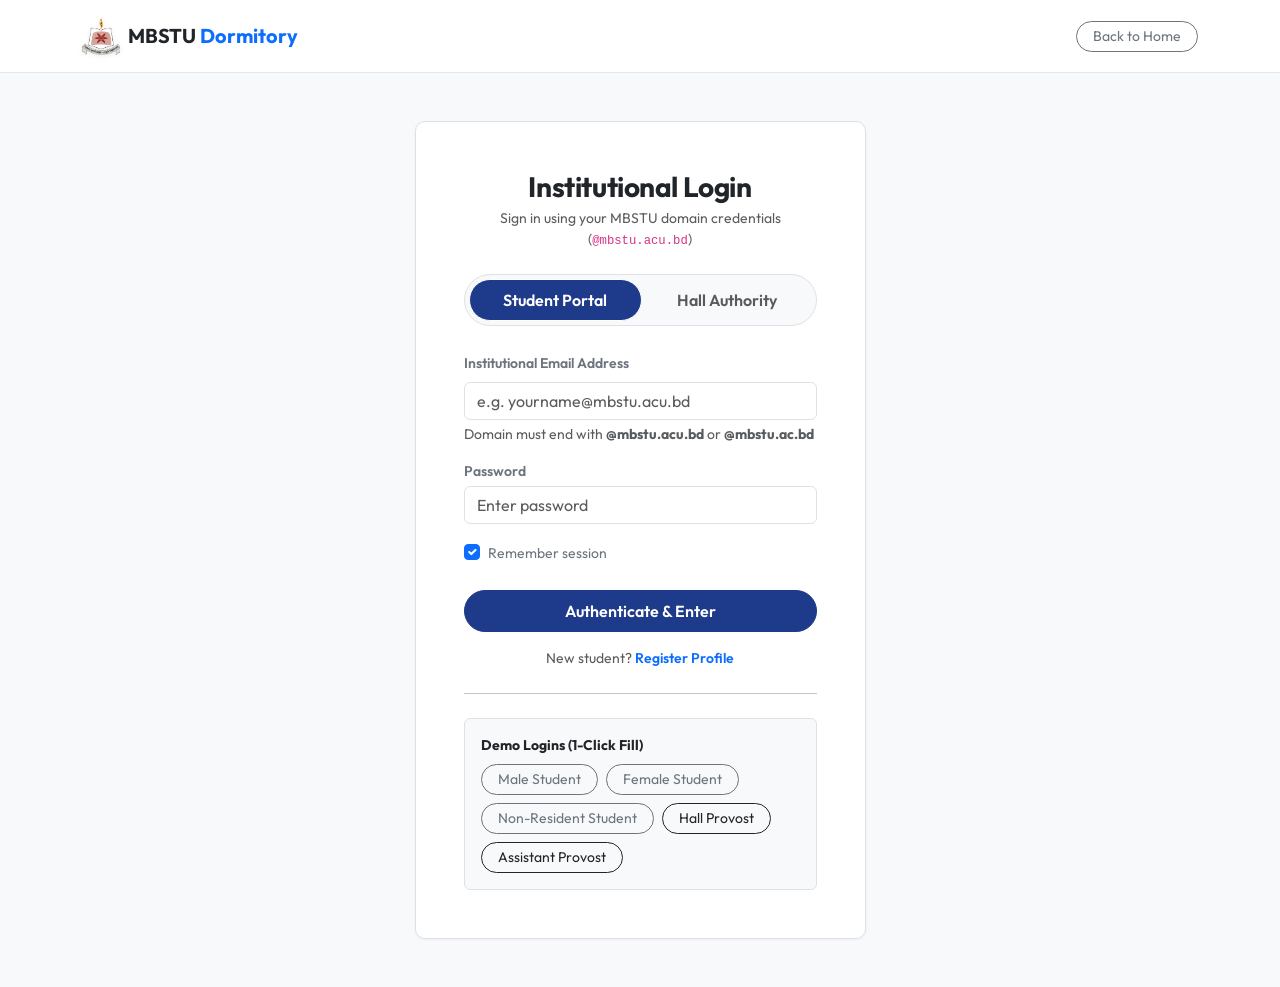
<file: admin-notices.html>
<!DOCTYPE html>
<html lang="en">
<head>
  <meta charset="UTF-8">
  <meta name="viewport" content="width=device-width, initial-scale=1.0">
  <title>Notice Publisher | MBSTU Dormitory</title>
  <link rel="icon" type="image/png" href="MBSTU_logo.png">
  <link href="https://cdn.jsdelivr.net/npm/bootstrap@5.3.3/dist/css/bootstrap.min.css" rel="stylesheet">
  <link rel="stylesheet" href="css/style.css">
</head>
<body class="bg-light">

  <!-- Admin Navbar -->
  <nav class="navbar navbar-expand-lg custom-navbar sticky-top">
    <div class="container">
      <a class="navbar-brand d-flex align-items-center gap-2" href="admin-dashboard.html">
        <img src="MBSTU_logo.png" alt="MBSTU Logo" class="brand-logo">
        <div>
          <span class="fw-bold text-dark fs-5">MBSTU</span>
          <span class="text-primary fw-bold fs-5">Dormitory</span>
          <small class="d-block text-muted" style="font-size: 0.72rem;">Circular &amp; Notice Publisher</small>
        </div>
      </a>

      <button class="navbar-toggler border-0 shadow-none" type="button" data-bs-toggle="collapse" data-bs-target="#notNav">
        <span class="navbar-toggler-icon"></span>
      </button>

      <div class="collapse navbar-collapse" id="notNav">
        <ul class="navbar-nav mx-auto mb-2 mb-lg-0">
          <li class="nav-item"><a class="nav-link" href="admin-dashboard.html">Overview</a></li>
          <li class="nav-item"><a class="nav-link" href="admin-seats.html">Seat Allocations</a></li>
          <li class="nav-item"><a class="nav-link" href="admin-meals.html">Dining Counter</a></li>
          <li class="nav-item"><a class="nav-link active" href="admin-notices.html">Circulars</a></li>
        </ul>

        <div id="navbar-auth-container"></div>
      </div>
    </div>
  </nav>

  <main class="py-4">
    <div class="container">

      <div class="d-flex flex-column flex-md-row justify-content-between align-items-md-center mb-4 gap-3">
        <div>
          <span class="badge bg-light text-dark border mb-1">
            Official Communications
          </span>
          <h2 class="fw-bold text-dark mb-0">Publish Hall Notices &amp; Circulars</h2>
          <p class="text-muted small mb-0">Broadcast seat application notices, dining cutoff updates, and hall events.</p>
        </div>

        <div>
          <button class="btn btn-primary rounded-pill px-4" data-bs-toggle="modal" data-bs-target="#newNoticeModal">
            Publish New Notice
          </button>
        </div>
      </div>

      <!-- Published Notices Table -->
      <div class="premium-card p-4 bg-white mb-4">
        <div class="d-flex justify-content-between align-items-center mb-3">
          <h5 class="fw-bold text-dark mb-0">Current Active Notices</h5>
          <a href="notice-board.html" class="btn btn-outline-secondary btn-sm rounded-pill px-3" target="_blank">
            View Public Notice Board
          </a>
        </div>

        <div class="table-responsive">
          <table class="table table-hover align-middle small mb-0">
            <thead class="table-light">
              <tr>
                <th>Notice ID</th>
                <th>Title</th>
                <th>Target Hall</th>
                <th>Category</th>
                <th>Priority</th>
                <th>Date</th>
                <th>Author</th>
                <th>Action</th>
              </tr>
            </thead>
            <tbody id="notices-table-body"></tbody>
          </table>
        </div>
      </div>

    </div>
  </main>

  <!-- Modal: New Notice -->
  <div class="modal fade" id="newNoticeModal" tabindex="-1" aria-hidden="true">
    <div class="modal-dialog modal-dialog-centered modal-lg">
      <div class="modal-content border rounded-3">
        <div class="modal-header border-bottom pb-3">
          <h5 class="modal-title fw-bold text-dark">Publish New Circular</h5>
          <button type="button" class="btn-close" data-bs-dismiss="modal"></button>
        </div>
        <div class="modal-body p-4">
          <form id="noticeForm" onsubmit="handleCreateNotice(event)">
            <div class="row g-3">
              <div class="col-md-12">
                <label class="form-label small fw-semibold text-secondary">Title *</label>
                <input type="text" class="form-control" id="not-title" required placeholder="e.g. Online Seat Allocation Circular for Spring 2026">
              </div>

              <div class="col-md-6">
                <label class="form-label small fw-semibold text-secondary">Target Residential Hall *</label>
                <select class="form-select" id="not-hall" required>
                  <option value="all">All Residential Halls</option>
                </select>
              </div>

              <div class="col-md-3">
                <label class="form-label small fw-semibold text-secondary">Category *</label>
                <select class="form-select" id="not-category" required>
                  <option value="Seat Application">Seat Application</option>
                  <option value="Dining Mess">Dining Mess</option>
                  <option value="Facilities">Facilities &amp; Wi-Fi</option>
                  <option value="Events">Events</option>
                </select>
              </div>

              <div class="col-md-3">
                <label class="form-label small fw-semibold text-secondary">Priority *</label>
                <select class="form-select" id="not-priority" required>
                  <option value="High">High Priority</option>
                  <option value="Normal" selected>Normal</option>
                </select>
              </div>

              <div class="col-12">
                <label class="form-label small fw-semibold text-secondary">Content *</label>
                <textarea class="form-control" id="not-content" rows="4" required placeholder="Type circular text..."></textarea>
              </div>
            </div>

            <div class="modal-footer border-top-0 px-0 pb-0 mt-4">
              <button type="button" class="btn btn-light rounded-pill px-4" data-bs-dismiss="modal">Cancel</button>
              <button type="submit" class="btn btn-primary rounded-pill px-4">
                Publish Circular
              </button>
            </div>
          </form>
        </div>
      </div>
    </div>
  </div>

  <script src="https://cdn.jsdelivr.net/npm/bootstrap@5.3.3/dist/js/bootstrap.bundle.min.js"></script>
  <script src="js/db.js"></script>
  <script src="js/auth.js"></script>
  <script src="js/app.js"></script>

  <script>
    let currentAdmin = null;

    document.addEventListener('DOMContentLoaded', async () => {
      await DB.init();
      currentAdmin = Auth.requireAuthority();
      if (!currentAdmin) return;

      setupHallDropdown();
      renderNotices();
    });

    function setupHallDropdown() {
      const select = document.getElementById('not-hall');
      const halls = DB.getHalls();
      halls.forEach(h => {
        const opt = document.createElement('option');
        opt.value = h.id;
        opt.textContent = h.name;
        select.appendChild(opt);
      });
    }

    function renderNotices() {
      const notices = DB.getNotices();
      const tbody = document.getElementById('notices-table-body');
      tbody.innerHTML = '';

      if (notices.length === 0) {
        tbody.innerHTML = `<tr><td colspan="8" class="text-center py-4 text-muted">No notices published yet.</td></tr>`;
        return;
      }

      notices.forEach(n => {
        tbody.innerHTML += `
          <tr>
            <td class="font-mono fw-bold">${n.id}</td>
            <td class="fw-bold text-dark">${n.title}</td>
            <td>${n.hallName}</td>
            <td><span class="badge bg-light text-dark border">${n.category}</span></td>
            <td><span class="badge bg-light text-dark border">${n.priority}</span></td>
            <td>${n.publishDate}</td>
            <td class="small text-muted">${n.author}</td>
            <td>
              <button class="btn btn-outline-danger btn-sm rounded-pill px-2 py-0" onclick="deleteNotice('${n.id}')">
                Delete
              </button>
            </td>
          </tr>
        `;
      });
    }

    function handleCreateNotice(e) {
      e.preventDefault();
      const title = document.getElementById('not-title').value.trim();
      const hallId = document.getElementById('not-hall').value;
      const hall = hallId === 'all' ? null : DB.getHallById(hallId);
      const cat = document.getElementById('not-category').value;
      const pri = document.getElementById('not-priority').value;
      const content = document.getElementById('not-content').value.trim();

      DB.createNotice({
        title,
        hallId: hallId,
        hallName: hall ? hall.name : 'All Residential Halls',
        category: cat,
        priority: pri,
        author: currentAdmin.name,
        content
      });

      const modal = bootstrap.Modal.getInstance(document.getElementById('newNoticeModal'));
      modal.hide();
      document.getElementById('noticeForm').reset();

      renderNotices();
      App.toast('Notice published successfully!', 'success');
    }

    function deleteNotice(id) {
      if (confirm('Delete this circular?')) {
        DB.deleteNotice(id);
        renderNotices();
        App.toast('Notice deleted.', 'info');
      }
    }
  </script>
</body>
</html>
</file>
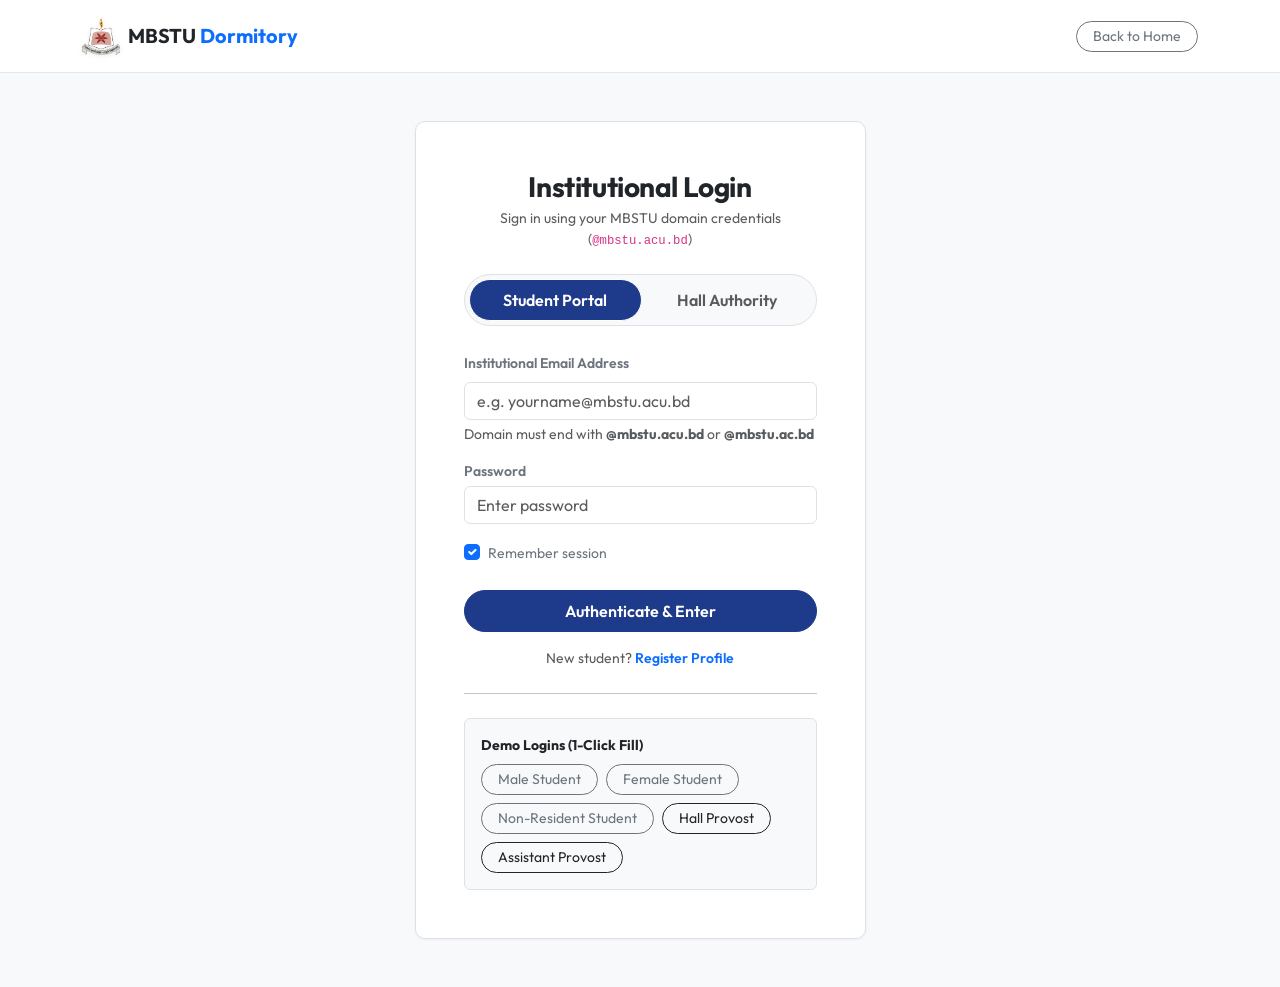
<file: admin-seats.html>
<!DOCTYPE html>
<html lang="en">
<head>
  <meta charset="UTF-8">
  <meta name="viewport" content="width=device-width, initial-scale=1.0">
  <title>Seat Allocation &amp; Evaluation | MBSTU Dormitory</title>
  <link rel="icon" type="image/png" href="MBSTU_logo.png">
  <link href="https://cdn.jsdelivr.net/npm/bootstrap@5.3.3/dist/css/bootstrap.min.css" rel="stylesheet">
  <link rel="stylesheet" href="css/style.css">
</head>
<body class="bg-light">

  <!-- Admin Navbar -->
  <nav class="navbar navbar-expand-lg custom-navbar sticky-top">
    <div class="container">
      <a class="navbar-brand d-flex align-items-center gap-2" href="admin-dashboard.html">
        <img src="MBSTU_logo.png" alt="MBSTU Logo" class="brand-logo">
        <div>
          <span class="fw-bold text-dark fs-5">MBSTU</span>
          <span class="text-primary fw-bold fs-5">Dormitory</span>
          <small class="d-block text-muted" style="font-size: 0.72rem;">Seat Allocation Manager</small>
        </div>
      </a>

      <button class="navbar-toggler border-0 shadow-none" type="button" data-bs-toggle="collapse" data-bs-target="#seatNav">
        <span class="navbar-toggler-icon"></span>
      </button>

      <div class="collapse navbar-collapse" id="seatNav">
        <ul class="navbar-nav mx-auto mb-2 mb-lg-0">
          <li class="nav-item"><a class="nav-link" href="admin-dashboard.html">Overview</a></li>
          <li class="nav-item"><a class="nav-link active" href="admin-seats.html">Seat Allocations</a></li>
          <li class="nav-item"><a class="nav-link" href="admin-meals.html">Dining Counter</a></li>
          <li class="nav-item"><a class="nav-link" href="admin-notices.html">Circulars</a></li>
        </ul>

        <div id="navbar-auth-container"></div>
      </div>
    </div>
  </nav>

  <main class="py-4">
    <div class="container">

      <!-- Header Banner -->
      <div class="d-flex flex-column flex-md-row justify-content-between align-items-md-center mb-4 gap-3">
        <div>
          <span class="badge bg-light text-dark border mb-1">
            Provost Committee Evaluation
          </span>
          <h2 class="fw-bold text-dark mb-0">Seat Application Review &amp; Allocation</h2>
          <p class="text-muted small mb-0">Evaluate student merit, distance criteria, and allocate rooms and beds.</p>
        </div>

        <div>
          <button onclick="DB.exportJSON()" class="btn btn-outline-secondary btn-sm rounded-pill px-3">
            Export Allocation List
          </button>
        </div>
      </div>

      <!-- Filters Row -->
      <div class="premium-card p-3 bg-white mb-4">
        <div class="row g-3 align-items-center">
          <div class="col-md-4">
            <label class="form-label small fw-semibold text-secondary mb-1">Filter by Residential Hall</label>
            <select class="form-select form-select-sm" id="filter-hall" onchange="renderApplications()">
              <option value="">All 7 Residential Halls</option>
            </select>
          </div>

          <div class="col-md-4">
            <label class="form-label small fw-semibold text-secondary mb-1">Filter by Status</label>
            <select class="form-select form-select-sm" id="filter-status" onchange="renderApplications()">
              <option value="">All Statuses</option>
              <option value="Pending" selected>Pending Review</option>
              <option value="Approved">Approved</option>
              <option value="Waitlisted">Waitlisted</option>
              <option value="Rejected">Rejected</option>
            </select>
          </div>

          <div class="col-md-4">
            <label class="form-label small fw-semibold text-secondary mb-1">Search Student Name or ID</label>
            <input type="text" class="form-control form-control-sm" id="search-query" placeholder="e.g. IT-21045 or Tanvir" oninput="renderApplications()">
          </div>
        </div>
      </div>

      <!-- Applications Table -->
      <div class="premium-card p-4 bg-white mb-4">
        <div class="d-flex justify-content-between align-items-center mb-3">
          <h5 class="fw-bold text-dark mb-0">Student Seat Applications Roster</h5>
          <span class="badge bg-light text-dark border" id="count-indicator">Showing 0 applications</span>
        </div>

        <div class="table-responsive">
          <table class="table table-hover align-middle small mb-0">
            <thead class="table-light">
              <tr>
                <th>App ID</th>
                <th>Student</th>
                <th>ID</th>
                <th>Department &amp; Session</th>
                <th>CGPA</th>
                <th>Hall</th>
                <th>District</th>
                <th>Status</th>
                <th>Room/Bed</th>
                <th>Action</th>
              </tr>
            </thead>
            <tbody id="admin-apps-table"></tbody>
          </table>
        </div>
      </div>

    </div>
  </main>

  <!-- Modal: Evaluate Application -->
  <div class="modal fade" id="evalModal" tabindex="-1" aria-hidden="true">
    <div class="modal-dialog modal-dialog-centered modal-lg">
      <div class="modal-content border rounded-3">
        <div class="modal-header border-bottom pb-3">
          <div>
            <h5 class="modal-title fw-bold text-dark mb-0">Seat Application Evaluation</h5>
            <small class="text-muted" id="eval-modal-id">Application ID: APP-0000</small>
          </div>
          <button type="button" class="btn-close" data-bs-dismiss="modal"></button>
        </div>

        <div class="modal-body p-4">
          <div class="p-3 bg-light rounded border mb-4">
            <div class="row g-2">
              <div class="col-sm-6">
                <span class="text-muted small">Student Name:</span>
                <div class="fw-bold text-dark" id="eval-name">-</div>
              </div>
              <div class="col-sm-6">
                <span class="text-muted small">Student ID:</span>
                <div class="fw-bold font-mono text-dark" id="eval-student-id">-</div>
              </div>
              <div class="col-sm-6">
                <span class="text-muted small">Academic Dept &amp; Session:</span>
                <div class="text-dark" id="eval-dept">-</div>
              </div>
              <div class="col-sm-6">
                <span class="text-muted small">Merit CGPA:</span>
                <div class="fw-bold text-dark" id="eval-cgpa">-</div>
              </div>
              <div class="col-sm-6">
                <span class="text-muted small">Home District:</span>
                <div class="text-dark" id="eval-distance">-</div>
              </div>
              <div class="col-sm-6">
                <span class="text-muted small">Family Income:</span>
                <div class="text-dark" id="eval-income">-</div>
              </div>
              <div class="col-12 mt-2">
                <span class="text-muted small">Justification:</span>
                <div class="p-2 bg-white rounded border small text-secondary mt-1" id="eval-reason">-</div>
              </div>
            </div>
          </div>

          <form id="evalForm" onsubmit="handleEvaluationSubmit(event)">
            <input type="hidden" id="eval-target-app-id">

            <div class="row g-3">
              <div class="col-md-6">
                <label class="form-label small fw-semibold text-secondary">Decision Action *</label>
                <select class="form-select" id="eval-action" required onchange="onActionChange()">
                  <option value="Approved">Approve &amp; Allocate Seat</option>
                  <option value="Waitlisted">Place on Waiting List</option>
                  <option value="Rejected">Reject Application</option>
                </select>
              </div>

              <div class="col-md-3" id="field-room">
                <label class="form-label small fw-semibold text-secondary">Assign Room *</label>
                <input type="text" class="form-control" id="eval-room" placeholder="e.g. 304" required>
              </div>

              <div class="col-md-3" id="field-bed">
                <label class="form-label small fw-semibold text-secondary">Assign Bed *</label>
                <select class="form-select" id="eval-bed" required>
                  <option value="A">Bed A</option>
                  <option value="B" selected>Bed B</option>
                  <option value="C">Bed C</option>
                  <option value="D">Bed D</option>
                </select>
              </div>

              <div class="col-12">
                <label class="form-label small fw-semibold text-secondary">Provost Remarks *</label>
                <textarea class="form-control" id="eval-remarks" rows="2" required placeholder="Official decision note..."></textarea>
              </div>
            </div>

            <div class="modal-footer border-top-0 px-0 pb-0 mt-4">
              <button type="button" class="btn btn-light rounded-pill px-4" data-bs-dismiss="modal">Cancel</button>
              <button type="submit" class="btn btn-primary rounded-pill px-4" id="btnSubmitEval">
                Save Decision
              </button>
            </div>
          </form>

        </div>
      </div>
    </div>
  </div>

  <script src="https://cdn.jsdelivr.net/npm/bootstrap@5.3.3/dist/js/bootstrap.bundle.min.js"></script>
  <script src="js/db.js"></script>
  <script src="js/auth.js"></script>
  <script src="js/app.js"></script>

  <script>
    let currentAdmin = null;

    document.addEventListener('DOMContentLoaded', async () => {
      await DB.init();
      currentAdmin = Auth.requireAuthority();
      if (!currentAdmin) return;

      setupHallFilter();
      renderApplications();

      const urlParams = new URLSearchParams(window.location.search);
      const urlAppId = urlParams.get('appId');
      if (urlAppId) {
        setTimeout(() => openEvaluationModal(urlAppId), 300);
      }
    });

    function setupHallFilter() {
      const select = document.getElementById('filter-hall');
      const halls = DB.getHalls();
      halls.forEach(h => {
        const opt = document.createElement('option');
        opt.value = h.id;
        opt.textContent = `${h.name} (${h.gender})`;
        select.appendChild(opt);
      });
    }

    function renderApplications() {
      const hallFilter = document.getElementById('filter-hall').value;
      const statusFilter = document.getElementById('filter-status').value;
      const query = document.getElementById('search-query').value.trim().toLowerCase();

      let apps = DB.getSeatApplications();

      if (hallFilter) {
        apps = apps.filter(a => a.hallId === hallFilter);
      }
      if (statusFilter) {
        apps = apps.filter(a => a.status.toLowerCase() === statusFilter.toLowerCase());
      }
      if (query) {
        apps = apps.filter(a => 
          a.studentName.toLowerCase().includes(query) || 
          a.studentId.toLowerCase().includes(query) ||
          a.appId.toLowerCase().includes(query)
        );
      }

      document.getElementById('count-indicator').innerText = `Showing ${apps.length} applications`;
      const tbody = document.getElementById('admin-apps-table');
      tbody.innerHTML = '';

      if (apps.length === 0) {
        tbody.innerHTML = `<tr><td colspan="10" class="text-center py-4 text-muted">No applications matching the selected criteria.</td></tr>`;
        return;
      }

      apps.forEach(a => {
        tbody.innerHTML += `
          <tr>
            <td class="font-mono fw-bold">${a.appId}</td>
            <td class="fw-bold text-dark">${a.studentName}</td>
            <td class="font-mono text-muted">${a.studentId}</td>
            <td>${a.department} <span class="text-muted small">(${a.session})</span></td>
            <td class="fw-bold text-dark">${a.cgpa}</td>
            <td>${a.hallName}</td>
            <td class="small text-muted">${a.homeDistrict}</td>
            <td><span class="badge bg-light text-dark border">${a.status}</span></td>
            <td>${a.allocatedRoom ? `<span class="badge bg-light text-dark border">Room ${a.allocatedRoom}-${a.allocatedSeat}</span>` : '-'}</td>
            <td>
              <button class="btn btn-outline-primary btn-sm rounded-pill px-3 py-0" onclick="openEvaluationModal('${a.appId}')">
                Review
              </button>
            </td>
          </tr>
        `;
      });
    }

    function openEvaluationModal(appId) {
      const app = DB.getSeatApplicationById(appId);
      if (!app) {
        App.toast('Application not found', 'danger');
        return;
      }

      document.getElementById('eval-target-app-id').value = app.appId;
      document.getElementById('eval-modal-id').innerText = `Application ID: ${app.appId} • Applied: ${app.appliedDate}`;
      document.getElementById('eval-name').innerText = app.studentName;
      document.getElementById('eval-student-id').innerText = app.studentId;
      document.getElementById('eval-dept').innerText = `${app.department} (${app.session})`;
      document.getElementById('eval-cgpa').innerText = `${app.cgpa} / 4.00`;
      document.getElementById('eval-distance').innerText = app.homeDistrict;
      document.getElementById('eval-income').innerText = app.monthlyIncome || 'N/A';
      document.getElementById('eval-reason').innerText = app.reason;

      document.getElementById('eval-action').value = app.status === 'Pending' ? 'Approved' : app.status;
      document.getElementById('eval-room').value = app.allocatedRoom || '304';
      document.getElementById('eval-bed').value = app.allocatedSeat || 'B';
      document.getElementById('eval-remarks').value = app.remarks || 'Seat allocated on merit.';

      onActionChange();
      const modal = new bootstrap.Modal(document.getElementById('evalModal'));
      modal.show();
    }

    function onActionChange() {
      const action = document.getElementById('eval-action').value;
      const roomField = document.getElementById('field-room');
      const bedField = document.getElementById('field-bed');
      const roomInput = document.getElementById('eval-room');

      if (action === 'Approved') {
        roomField.classList.remove('d-none');
        bedField.classList.remove('d-none');
        roomInput.required = true;
      } else {
        roomField.classList.add('d-none');
        bedField.classList.add('d-none');
        roomInput.required = false;
      }
    }

    function handleEvaluationSubmit(e) {
      e.preventDefault();
      const appId = document.getElementById('eval-target-app-id').value;
      const status = document.getElementById('eval-action').value;
      const room = document.getElementById('eval-room').value.trim();
      const bed = document.getElementById('eval-bed').value;
      const remarks = document.getElementById('eval-remarks').value.trim();

      try {
        DB.updateSeatApplicationStatus(appId, status, {
          reviewedBy: currentAdmin.name,
          allocatedRoom: status === 'Approved' ? room : null,
          allocatedSeat: status === 'Approved' ? bed : null,
          remarks: remarks
        });

        App.toast(`Application ${appId} marked as ${status}!`, 'success');
        
        const modal = bootstrap.Modal.getInstance(document.getElementById('evalModal'));
        modal.hide();

        renderApplications();
      } catch (err) {
        App.toast(err.message, 'danger');
      }
    }
  </script>
</body>
</html>
</file>
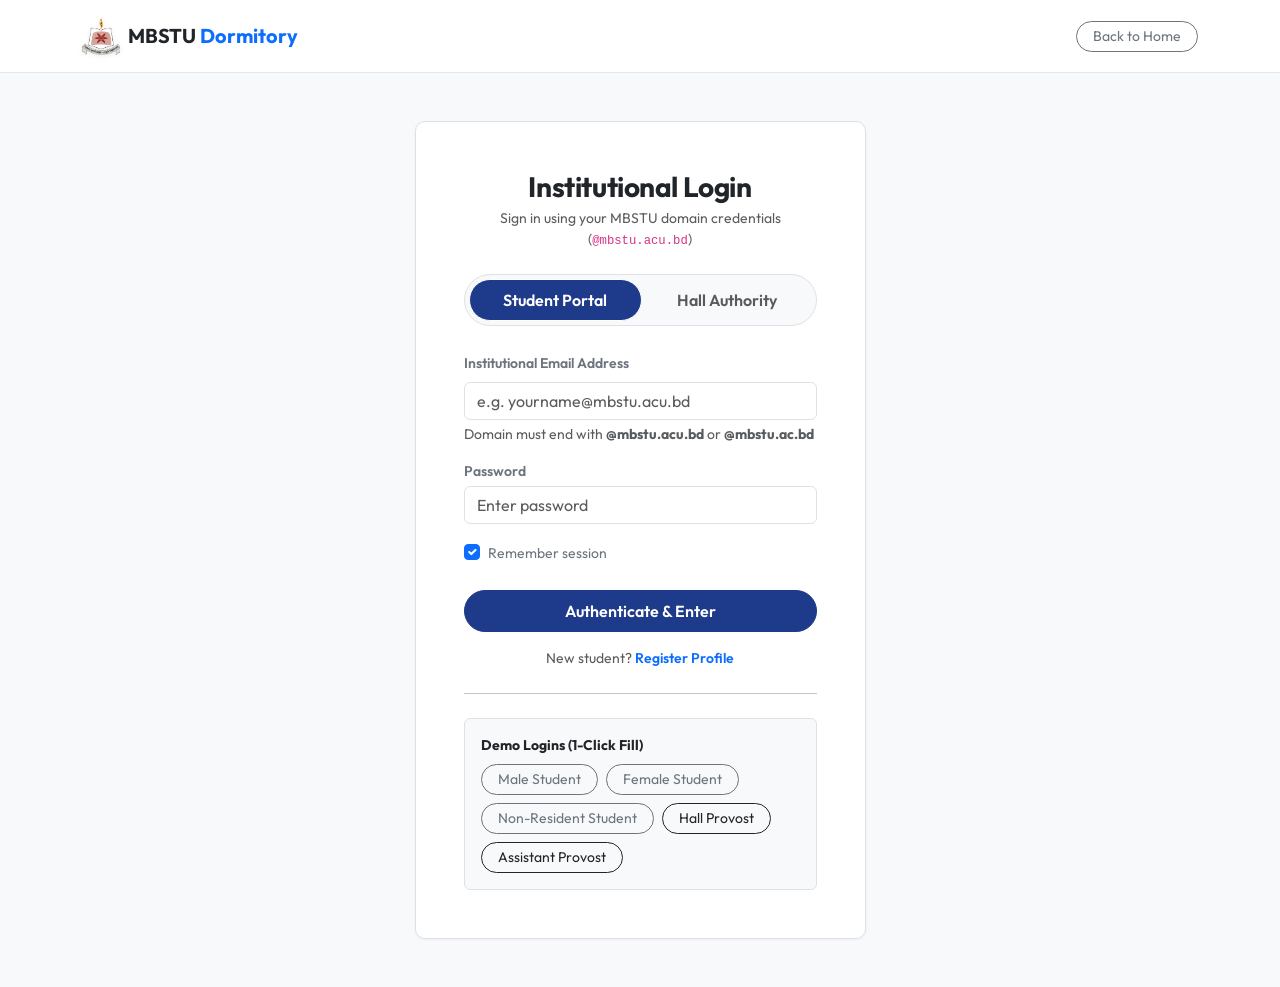
<file: login.html>
<!DOCTYPE html>
<html lang="en">
<head>
  <meta charset="UTF-8">
  <meta name="viewport" content="width=device-width, initial-scale=1.0">
  <title>Institutional Login | MBSTU Dormitory</title>
  <link rel="icon" type="image/png" href="MBSTU_logo.png">
  <link href="https://cdn.jsdelivr.net/npm/bootstrap@5.3.3/dist/css/bootstrap.min.css" rel="stylesheet">
  <link rel="stylesheet" href="css/style.css">
</head>
<body class="bg-light">

  <!-- Navbar -->
  <nav class="navbar navbar-expand-lg custom-navbar">
    <div class="container">
      <a class="navbar-brand d-flex align-items-center gap-2" href="index.html">
        <img src="MBSTU_logo.png" alt="MBSTU Logo" class="brand-logo">
        <div>
          <span class="fw-bold text-dark fs-5">MBSTU</span>
          <span class="text-primary fw-bold fs-5">Dormitory</span>
        </div>
      </a>
      <div class="ms-auto">
        <a href="index.html" class="btn btn-outline-secondary btn-sm rounded-pill px-3">
          Back to Home
        </a>
      </div>
    </div>
  </nav>

  <!-- Login Container -->
  <div class="py-5">
    <div class="container">
      <div class="row justify-content-center">
        <div class="col-md-7 col-lg-5">
          <div class="premium-card p-4 p-md-5 bg-white border">
            
            <div class="text-center mb-4">
              <h3 class="fw-bold text-dark mb-1">Institutional Login</h3>
              <p class="text-muted small">Sign in using your MBSTU domain credentials (<code>@mbstu.acu.bd</code>)</p>
            </div>

            <!-- Role Selector Pill Tabs -->
            <div class="d-flex p-1 bg-light rounded-pill mb-4 border">
              <button class="btn role-pill-btn flex-fill active" id="btn-role-student" onclick="setRole('student')">
                Student Portal
              </button>
              <button class="btn role-pill-btn flex-fill text-muted" id="btn-role-authority" onclick="setRole('authority')">
                Hall Authority
              </button>
            </div>

            <!-- Error Banner -->
            <div id="login-error-alert" class="alert alert-danger py-2 px-3 small rounded-2 d-none mb-3" role="alert">
              <span id="login-error-text"></span>
            </div>

            <!-- Login Form -->
            <form id="loginForm" onsubmit="handleLogin(event)">
              <div class="mb-3">
                <label for="email" class="form-label small fw-semibold text-secondary">
                  Institutional Email Address
                </label>
                <input type="email" class="form-control" id="email" required placeholder="e.g. yourname@mbstu.acu.bd">
                <div class="form-text small text-muted">
                  Domain must end with <strong>@mbstu.acu.bd</strong> or <strong>@mbstu.ac.bd</strong>
                </div>
              </div>

              <div class="mb-3">
                <div class="d-flex justify-content-between align-items-center mb-1">
                  <label for="password" class="form-label small fw-semibold text-secondary mb-0">Password</label>
                </div>
                <input type="password" class="form-control" id="password" required placeholder="Enter password">
              </div>

              <div class="d-flex align-items-center justify-content-between mb-4">
                <div class="form-check">
                  <input class="form-check-input" type="checkbox" id="rememberMe" checked>
                  <label class="form-check-label small text-secondary" for="rememberMe">
                    Remember session
                  </label>
                </div>
              </div>

              <div class="d-grid mb-3">
                <button type="submit" class="btn btn-primary py-2 rounded-pill fw-semibold" id="btnLoginSubmit">
                  Authenticate &amp; Enter
                </button>
              </div>

              <div class="text-center small text-muted">
                New student? <a href="register.html" class="fw-semibold text-primary text-decoration-none">Register Profile</a>
              </div>
            </form>

            <hr class="my-4">

            <!-- 1-Click Demo Credentials for Evaluation -->
            <div class="p-3 bg-light rounded border">
              <div class="d-flex align-items-center justify-content-between mb-2">
                <span class="small fw-bold text-dark">Demo Logins (1-Click Fill)</span>
              </div>
              <div class="d-flex flex-wrap gap-2">
                <button type="button" class="btn btn-sm btn-outline-secondary rounded-pill py-1 px-3" onclick="quickFill('student.male@mbstu.acu.bd', 'student123', 'student')">
                  Male Student
                </button>
                <button type="button" class="btn btn-sm btn-outline-secondary rounded-pill py-1 px-3" onclick="quickFill('student.female@mbstu.acu.bd', 'student123', 'student')">
                  Female Student
                </button>
                <button type="button" class="btn btn-sm btn-outline-secondary rounded-pill py-1 px-3" onclick="quickFill('guest.student@mbstu.acu.bd', 'guest123', 'student')">
                  Non-Resident Student
                </button>
                <button type="button" class="btn btn-sm btn-outline-dark rounded-pill py-1 px-3" onclick="quickFill('provost@mbstu.acu.bd', 'admin123', 'authority')">
                  Hall Provost
                </button>
                <button type="button" class="btn btn-sm btn-outline-dark rounded-pill py-1 px-3" onclick="quickFill('teacher.jamh@mbstu.acu.bd', 'admin123', 'authority')">
                  Assistant Provost
                </button>
              </div>
            </div>

          </div>
        </div>
      </div>
    </div>
  </div>

  <script src="https://cdn.jsdelivr.net/npm/bootstrap@5.3.3/dist/js/bootstrap.bundle.min.js"></script>
  <script src="js/db.js"></script>
  <script src="js/auth.js"></script>
  <script src="js/app.js"></script>

  <script>
    let activeRole = 'student';

    function setRole(role) {
      activeRole = role;
      const btnStudent = document.getElementById('btn-role-student');
      const btnAuthority = document.getElementById('btn-role-authority');

      if (role === 'student') {
        btnStudent.classList.add('active', 'text-white');
        btnStudent.classList.remove('text-muted');
        btnAuthority.classList.remove('active', 'text-white');
        btnAuthority.classList.add('text-muted');
      } else {
        btnAuthority.classList.add('active', 'text-white');
        btnAuthority.classList.remove('text-muted');
        btnStudent.classList.remove('active', 'text-white');
        btnStudent.classList.add('text-muted');
      }
    }

    function quickFill(email, pwd, role) {
      setRole(role);
      document.getElementById('email').value = email;
      document.getElementById('password').value = pwd;
      document.getElementById('login-error-alert').classList.add('d-none');
      App.toast(`Filled demo credentials for ${email}`, 'info');
    }

    async function handleLogin(e) {
      e.preventDefault();
      const email = document.getElementById('email').value;
      const password = document.getElementById('password').value;
      const rememberMe = document.getElementById('rememberMe').checked;
      const errorBox = document.getElementById('login-error-alert');
      const errorText = document.getElementById('login-error-text');
      const submitBtn = document.getElementById('btnLoginSubmit');

      errorBox.classList.add('d-none');
      submitBtn.disabled = true;
      submitBtn.innerHTML = 'Verifying...';

      try {
        const user = await Auth.login(email, password, activeRole, rememberMe);
        App.toast(`Welcome back, ${user.name}!`, 'success');
        
        setTimeout(() => {
          if (user.role === 'authority') {
            window.location.href = 'admin-dashboard.html';
          } else {
            window.location.href = 'student-dashboard.html';
          }
        }, 600);
      } catch (err) {
        errorText.innerText = err.message || 'Login failed';
        errorBox.classList.remove('d-none');
        submitBtn.disabled = false;
        submitBtn.innerHTML = 'Authenticate &amp; Enter';
      }
    }

    document.addEventListener('DOMContentLoaded', async () => {
      await DB.init();
      const user = Auth.getUser();
      if (user) {
        if (user.role === 'authority') window.location.href = 'admin-dashboard.html';
        else window.location.href = 'student-dashboard.html';
      }
    });
  </script>
</body>
</html>
</file>
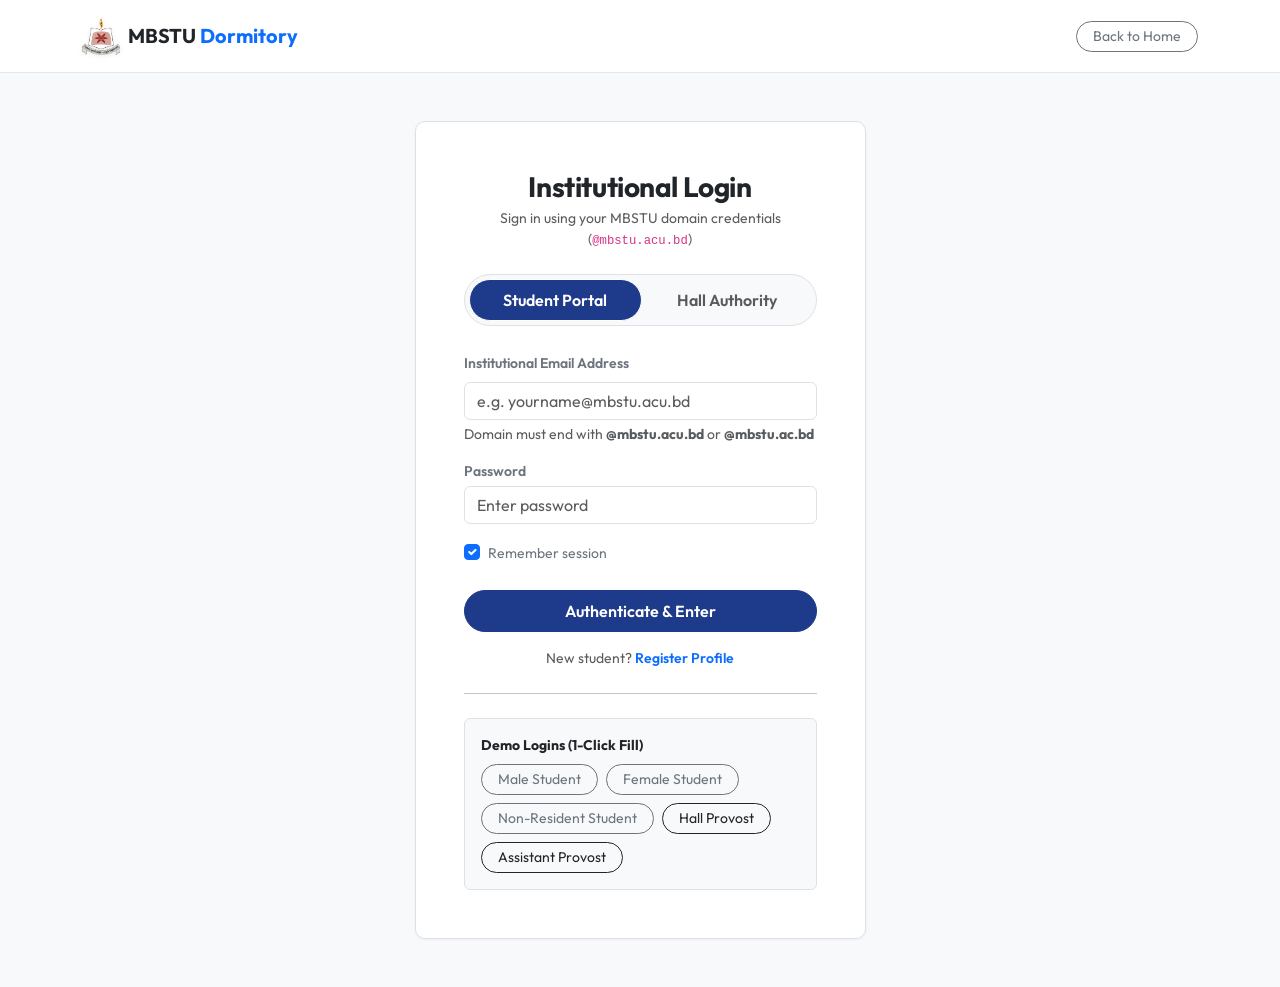
<file: meal-tokens.html>
<!DOCTYPE html>
<html lang="en">
<head>
  <meta charset="UTF-8">
  <meta name="viewport" content="width=device-width, initial-scale=1.0">
  <title>Daily 3x Meal Tokens | MBSTU Dormitory</title>
  <link rel="icon" type="image/png" href="MBSTU_logo.png">
  <link href="https://cdn.jsdelivr.net/npm/bootstrap@5.3.3/dist/css/bootstrap.min.css" rel="stylesheet">
  <link rel="stylesheet" href="css/style.css">
</head>
<body class="bg-light">

  <!-- Navbar -->
  <nav class="navbar navbar-expand-lg custom-navbar sticky-top">
    <div class="container">
      <a class="navbar-brand d-flex align-items-center gap-2" href="student-dashboard.html">
        <img src="MBSTU_logo.png" alt="MBSTU Logo" class="brand-logo">
        <div>
          <span class="fw-bold text-dark fs-5">MBSTU</span>
          <span class="text-primary fw-bold fs-5">Dormitory</span>
          <small class="d-block text-muted" style="font-size: 0.72rem;">Dining &amp; Mess Tokens</small>
        </div>
      </a>

      <button class="navbar-toggler border-0 shadow-none" type="button" data-bs-toggle="collapse" data-bs-target="#mealNav">
        <span class="navbar-toggler-icon"></span>
      </button>

      <div class="collapse navbar-collapse" id="mealNav">
        <ul class="navbar-nav mx-auto mb-2 mb-lg-0">
          <li class="nav-item"><a class="nav-link" href="student-dashboard.html">Dashboard</a></li>
          <li class="nav-item"><a class="nav-link active" href="meal-tokens.html">3x Meal Tokens</a></li>
          <li class="nav-item"><a class="nav-link" href="seat-application.html">Seat Matrix</a></li>
          <li class="nav-item"><a class="nav-link" href="notice-board.html">Notices</a></li>
        </ul>

        <div id="navbar-auth-container"></div>
      </div>
    </div>
  </nav>

  <main class="py-4">
    <div class="container">
      
      <!-- Page Header Banner -->
      <div class="d-flex flex-column flex-md-row justify-content-between align-items-md-center mb-4 gap-3">
        <div>
          <span class="badge bg-light text-dark border mb-1">
            Everyday Dining Token System
          </span>
          <h2 class="fw-bold text-dark mb-0">Online 3x Meal Token Booking</h2>
          <p class="text-muted small mb-0">Book morning breakfast, noon lunch, and night dinner tokens online with zero paperwork.</p>
        </div>

        <div class="d-flex align-items-center gap-2">
          <!-- Student Wallet Widget -->
          <div class="bg-white px-3 py-2 rounded border d-flex align-items-center gap-2">
            <div>
              <small class="text-muted d-block" style="font-size:0.75rem;">Wallet Balance</small>
              <strong class="text-dark" id="display-wallet-bal">0 ৳</strong>
            </div>
            <a href="student-dashboard.html" class="btn btn-outline-secondary btn-sm rounded-circle ms-1" title="Top-up in Dashboard">
              +
            </a>
          </div>
        </div>
      </div>

      <div class="row g-4">
        
        <!-- Booking Form Column (Left) -->
        <div class="col-lg-5">
          <div class="premium-card p-4 bg-white border">
            <h5 class="fw-bold text-dark mb-3 pb-2 border-bottom">New Meal Reservation</h5>

            <form id="tokenBookingForm" onsubmit="handleBookToken(event)">
              
              <!-- Hall Selection (Gender Restricted) -->
              <div class="mb-3">
                <label class="form-label small fw-semibold text-secondary">Dining Hall *</label>
                <select class="form-select" id="book-hall" required onchange="calculatePrice()">
                  <!-- Dynamically populated based on student's gender -->
                </select>
                <div class="form-text small text-muted">
                  Filtered exclusively for your eligible gender halls.
                </div>
              </div>

              <!-- Target Booking Date -->
              <div class="mb-3">
                <label class="form-label small fw-semibold text-secondary">Token Date *</label>
                <div class="input-group">
                  <input type="date" class="form-control" id="book-date" required onchange="calculatePrice()">
                  <button type="button" class="btn btn-outline-secondary btn-sm" onclick="setQuickDate(0)">Today</button>
                  <button type="button" class="btn btn-outline-secondary btn-sm" onclick="setQuickDate(1)">Tomorrow</button>
                </div>
              </div>

              <!-- Resident Type Display -->
              <div class="p-3 bg-light rounded border mb-3">
                <div class="d-flex justify-content-between align-items-center small">
                  <span class="text-muted">Your Resident Category:</span>
                  <strong id="display-resident-status" class="text-dark">Permanent Resident</strong>
                </div>
                <div class="small text-muted mt-1" id="pricing-tier-note">
                  Subsidized resident pricing applied.
                </div>
              </div>

              <!-- Meal Slot Selection (Morning, Noon, Night) -->
              <div class="mb-3">
                <label class="form-label small fw-semibold text-secondary">Choose Meal Slot *</label>
                
                <div class="d-flex flex-column gap-2" id="slot-selectors">
                  <!-- Morning -->
                  <div class="form-check p-2 ps-4 border rounded bg-white d-flex justify-content-between align-items-center">
                    <div>
                      <input class="form-check-input ms-0 me-2" type="radio" name="mealSlotRadio" id="slotMorning" value="Morning" checked onchange="calculatePrice()">
                      <label class="form-check-label fw-bold text-dark" for="slotMorning">
                        Morning Breakfast
                      </label>
                      <small class="d-block text-muted ms-4">07:30 - 09:30 AM (Cutoff: 07:00 AM)</small>
                    </div>
                    <span class="badge bg-light text-dark border fs-6 fw-bold" id="price-morning-badge">25 ৳</span>
                  </div>

                  <!-- Noon -->
                  <div class="form-check p-2 ps-4 border rounded bg-white d-flex justify-content-between align-items-center">
                    <div>
                      <input class="form-check-input ms-0 me-2" type="radio" name="mealSlotRadio" id="slotNoon" value="Noon" onchange="calculatePrice()">
                      <label class="form-check-label fw-bold text-dark" for="slotNoon">
                        Noon Lunch
                      </label>
                      <small class="d-block text-muted ms-4">01:00 - 03:00 PM (Cutoff: 11:30 AM)</small>
                    </div>
                    <span class="badge bg-light text-dark border fs-6 fw-bold" id="price-noon-badge">50 ৳</span>
                  </div>

                  <!-- Night -->
                  <div class="form-check p-2 ps-4 border rounded bg-white d-flex justify-content-between align-items-center">
                    <div>
                      <input class="form-check-input ms-0 me-2" type="radio" name="mealSlotRadio" id="slotNight" value="Night" onchange="calculatePrice()">
                      <label class="form-check-label fw-bold text-dark" for="slotNight">
                        Night Dinner
                      </label>
                      <small class="d-block text-muted ms-4">08:00 - 10:00 PM (Cutoff: 06:30 PM)</small>
                    </div>
                    <span class="badge bg-light text-dark border fs-6 fw-bold" id="price-night-badge">55 ৳</span>
                  </div>
                </div>
              </div>

              <!-- Payment Method Selection -->
              <div class="mb-4">
                <label class="form-label small fw-semibold text-secondary">Payment Method *</label>
                <select class="form-select" id="book-payment-method">
                  <option value="Campus Wallet">Campus Wallet (Deduct from balance)</option>
                  <option value="bKash">bKash</option>
                  <option value="Nagad">Nagad</option>
                </select>
              </div>

              <!-- Price Summary & Checkout Button -->
              <div class="d-flex justify-content-between align-items-center mb-3 p-3 bg-light rounded border">
                <span class="fw-semibold text-dark">Payable Amount:</span>
                <span class="fs-4 fw-bold text-primary" id="checkout-total">25 ৳</span>
              </div>

              <div class="d-grid">
                <button type="submit" class="btn btn-primary py-2 rounded-pill fw-bold" id="btnBookToken">
                  Confirm &amp; Issue Digital Token Pass
                </button>
              </div>
            </form>
          </div>
        </div>

        <!-- Token List & Daily Dining Menu (Right) -->
        <div class="col-lg-7">
          
          <!-- Today's Mess Dining Menu Showcase -->
          <div class="premium-card p-4 bg-white mb-4 border">
            <div class="d-flex justify-content-between align-items-center mb-3">
              <div>
                <span class="badge bg-light text-dark border mb-1">Standard Mess Menu</span>
                <h5 class="fw-bold text-dark mb-0">Daily Food Menu</h5>
              </div>
            </div>

            <div class="row g-3" id="daily-menu-cards"></div>
          </div>

          <!-- My Digital Meal Tokens History -->
          <div class="premium-card p-4 bg-white border">
            <div class="d-flex flex-column flex-sm-row justify-content-between align-items-sm-center mb-3 gap-2">
              <h5 class="fw-bold text-dark mb-0">My Meal Token Passes</h5>
              
              <div class="d-flex gap-2">
                <select class="form-select form-select-sm" id="token-filter-status" onchange="renderMyTokens()" style="width: 130px;">
                  <option value="">All</option>
                  <option value="Active" selected>Active</option>
                  <option value="Redeemed">Redeemed</option>
                  <option value="Cancelled">Cancelled</option>
                </select>
              </div>
            </div>

            <div class="d-flex flex-column gap-3" id="my-tokens-container"></div>
          </div>

        </div>

      </div>

    </div>
  </main>

  <!-- Modal: QR Pass Preview -->
  <div class="modal fade" id="qrModal" tabindex="-1" aria-hidden="true">
    <div class="modal-dialog modal-dialog-centered">
      <div class="modal-content border rounded-3 text-center p-3">
        <div class="modal-header border-0 pb-0">
          <button type="button" class="btn-close" data-bs-dismiss="modal"></button>
        </div>
        <div class="modal-body pt-0">
          <h5 class="fw-bold mb-1" id="qr-modal-title">Morning Breakfast Token</h5>
          <div class="font-mono text-dark fw-bold mb-2" id="qr-modal-id">TKN-0000</div>
          
          <div class="p-3 bg-white rounded border d-inline-block my-2">
            <div id="modal-qr-container"></div>
          </div>
          
          <div class="small text-muted mb-3" id="qr-modal-details">
            Valid Today
          </div>

          <div class="d-flex gap-2 justify-content-center">
            <button class="btn btn-primary rounded-pill px-4" id="btn-modal-print">
              Print Slip
            </button>
            <button class="btn btn-outline-secondary rounded-pill px-3" data-bs-dismiss="modal">Close</button>
          </div>
        </div>
      </div>
    </div>
  </div>

  <script src="https://cdn.jsdelivr.net/npm/bootstrap@5.3.3/dist/js/bootstrap.bundle.min.js"></script>
  <script src="js/db.js"></script>
  <script src="js/auth.js"></script>
  <script src="js/app.js"></script>

  <script>
    let currentUser = null;

    document.addEventListener('DOMContentLoaded', async () => {
      await DB.init();
      currentUser = Auth.requireStudent();
      if (!currentUser) return;

      setupForm();
      renderMenuCards();
      renderMyTokens();
    });

    function setupForm() {
      document.getElementById('display-wallet-bal').innerText = `${currentUser.walletBalance || 0} ৳`;
      document.getElementById('display-resident-status').innerText = currentUser.residentStatus;
      
      const isPermanent = currentUser.residentStatus === 'Permanent Resident';
      document.getElementById('pricing-tier-note').innerText = isPermanent 
        ? 'Subsidized permanent resident dining tariff applied.' 
        : 'Standard guest/non-resident dining tariff applied.';

      App.populateHallDropdown('book-hall', currentUser.gender, currentUser.hallId);

      setQuickDate(0);
      calculatePrice();
    }

    function setQuickDate(offsetDays) {
      const d = new Date();
      d.setDate(d.getDate() + offsetDays);
      const str = d.toISOString().slice(0, 10);
      document.getElementById('book-date').value = str;
      calculatePrice();
    }

    function getSelectedSlot() {
      const radio = document.querySelector('input[name="mealSlotRadio"]:checked');
      return radio ? radio.value : 'Morning';
    }

    function calculatePrice() {
      const isPermanent = currentUser.residentStatus === 'Permanent Resident';
      const slot = getSelectedSlot();
      const settings = DB.getMealSettings();

      const morningPrice = isPermanent ? settings.Morning.residentPrice : settings.Morning.nonResidentPrice;
      const noonPrice = isPermanent ? settings.Noon.residentPrice : settings.Noon.nonResidentPrice;
      const nightPrice = isPermanent ? settings.Night.residentPrice : settings.Night.nonResidentPrice;

      document.getElementById('price-morning-badge').innerText = `${morningPrice} ৳`;
      document.getElementById('price-noon-badge').innerText = `${noonPrice} ৳`;
      document.getElementById('price-night-badge').innerText = `${nightPrice} ৳`;

      let currentPrice = morningPrice;
      if (slot === 'Noon') currentPrice = noonPrice;
      if (slot === 'Night') currentPrice = nightPrice;

      document.getElementById('checkout-total').innerText = `${currentPrice} ৳`;
      return currentPrice;
    }

    function renderMenuCards() {
      const settings = DB.getMealSettings();
      const container = document.getElementById('daily-menu-cards');
      container.innerHTML = '';

      const items = [
        { slot: 'Morning', ...settings.Morning },
        { slot: 'Noon', ...settings.Noon },
        { slot: 'Night', ...settings.Night }
      ];

      items.forEach(item => {
        container.innerHTML += `
          <div class="col-md-4">
            <div class="p-3 rounded border bg-light h-100 d-flex flex-column">
              <h6 class="fw-bold mb-1 text-dark">${item.name}</h6>
              <small class="text-muted mb-2">${item.diningTime}</small>
              <p class="small text-secondary mb-3 flex-grow-1">${item.menuDescription}</p>
              <div class="border-top pt-2 mt-auto d-flex justify-content-between align-items-center small text-muted">
                <span>Res: <strong>${item.residentPrice} ৳</strong></span>
                <span>Guest: <strong>${item.nonResidentPrice} ৳</strong></span>
              </div>
            </div>
          </div>
        `;
      });
    }

    function renderMyTokens() {
      const statusFilter = document.getElementById('token-filter-status').value;
      const tokens = DB.getMealTokens({ userId: currentUser.id, status: statusFilter });
      const container = document.getElementById('my-tokens-container');
      container.innerHTML = '';

      if (tokens.length === 0) {
        container.innerHTML = `
          <div class="p-4 text-center text-muted border rounded bg-light">
            <h6>No meal tokens found</h6>
            <p class="small mb-0">Use the reservation form to book passes.</p>
          </div>
        `;
        return;
      }

      tokens.forEach(t => {
        const isRedeemed = t.status === 'Redeemed';
        const isCancelled = t.status === 'Cancelled';
        const statusBadge = isRedeemed ? 'bg-secondary' : (isCancelled ? 'bg-light text-danger border' : 'bg-dark');

        const card = `
          <div class="token-pass-card">
            <div class="ticket-header d-flex justify-content-between align-items-center">
              <div>
                <span class="badge bg-white text-dark rounded-pill px-2 py-1 small fw-bold text-uppercase">${t.mealSlot} Pass</span>
                <h6 class="fw-bold mb-0 mt-1">${t.hallName}</h6>
              </div>
              <div class="text-end">
                <span class="badge ${statusBadge} rounded-pill px-3 py-1">${t.status}</span>
                <div class="small text-white-50 mt-1">Valid: ${t.date}</div>
              </div>
            </div>

            <div class="ticket-divider">
              <div class="ticket-divider-line"></div>
            </div>

            <div class="p-3 bg-white">
              <div class="row align-items-center gy-3">
                <div class="col-auto">
                  <div class="token-qr-wrap cursor-pointer" onclick="openQrModal('${t.tokenId}')" title="View QR">
                    <div id="qr-${t.tokenId}"></div>
                  </div>
                </div>
                <div class="col">
                  <div class="font-mono fw-bold text-dark fs-5 mb-1">${t.tokenId}</div>
                  <div class="small text-secondary mb-1">
                    Student: <strong>${t.studentName}</strong> (${t.studentId})
                  </div>
                  <div class="small text-muted mb-2">
                    Paid: <strong>${t.price} ৳</strong> via ${t.paymentMethod}
                    ${t.redeemedAt ? ` &bull; Redeemed: ${t.redeemedAt}` : ''}
                  </div>

                  <div class="d-flex flex-wrap gap-2">
                    <button class="btn btn-outline-secondary btn-sm rounded-pill px-3" onclick="App.printMealToken('${t.tokenId}')">
                      Print Pass
                    </button>
                    <button class="btn btn-outline-dark btn-sm rounded-pill px-3" onclick="openQrModal('${t.tokenId}')">
                      View QR
                    </button>
                    ${(!isRedeemed && !isCancelled) ? `
                      <button class="btn btn-outline-danger btn-sm rounded-pill px-2" onclick="cancelTokenPrompt('${t.tokenId}')" title="Cancel Token">
                        Cancel
                      </button>
                    ` : ''}
                  </div>
                </div>
              </div>
            </div>
          </div>
        `;
        container.insertAdjacentHTML('beforeend', card);

        App.generateQRCanvas(t.tokenId, `qr-${t.tokenId}`, 85);
      });
    }

    async function handleBookToken(e) {
      e.preventDefault();
      const hallId = document.getElementById('book-hall').value;
      const hall = DB.getHallById(hallId);
      const date = document.getElementById('book-date').value;
      const slot = getSelectedSlot();
      const price = calculatePrice();
      const paymentMethod = document.getElementById('book-payment-method').value;

      const btn = document.getElementById('btnBookToken');
      btn.disabled = true;
      btn.innerHTML = 'Issuing Token...';

      try {
        const token = DB.createMealToken({
          userId: currentUser.id,
          studentName: currentUser.name,
          studentId: currentUser.studentId,
          hallId: hall.id,
          hallName: hall.name,
          residentStatus: currentUser.residentStatus,
          mealSlot: slot,
          date: date,
          price: price,
          paymentMethod: paymentMethod
        });

        App.toast(`Token ${token.tokenId} issued successfully!`, 'success');
        
        currentUser = Auth.getUser();
        document.getElementById('display-wallet-bal').innerText = `${currentUser.walletBalance || 0} ৳`;
        renderMyTokens();

        setTimeout(() => {
          openQrModal(token.tokenId);
        }, 300);

      } catch (err) {
        App.toast(err.message || 'Failed to book token', 'danger');
      } finally {
        btn.disabled = false;
        btn.innerHTML = 'Confirm &amp; Issue Digital Token Pass';
      }
    }

    function openQrModal(tokenId) {
      const token = DB.getMealTokenById(tokenId);
      if (!token) return;

      document.getElementById('qr-modal-title').innerText = `${token.mealSlot} Meal Token Pass`;
      document.getElementById('qr-modal-id').innerText = token.tokenId;
      document.getElementById('qr-modal-details').innerText = `${token.hallName} &bull; Valid: ${token.date} &bull; ${token.price} ৳ (${token.status})`;
      
      App.generateQRCanvas(token.tokenId, 'modal-qr-container', 140);
      document.getElementById('btn-modal-print').onclick = () => App.printMealToken(token.tokenId);

      const modal = new bootstrap.Modal(document.getElementById('qrModal'));
      modal.show();
    }

    function cancelTokenPrompt(tokenId) {
      if (confirm('Cancel this token and receive wallet refund?')) {
        try {
          DB.cancelMealToken(tokenId, true);
          currentUser = Auth.getUser();
          document.getElementById('display-wallet-bal').innerText = `${currentUser.walletBalance || 0} ৳`;
          renderMyTokens();
          App.toast('Token cancelled and refunded.', 'success');
        } catch (e) {
          App.toast(e.message, 'danger');
        }
      }
    }
  </script>
</body>
</html>
</file>
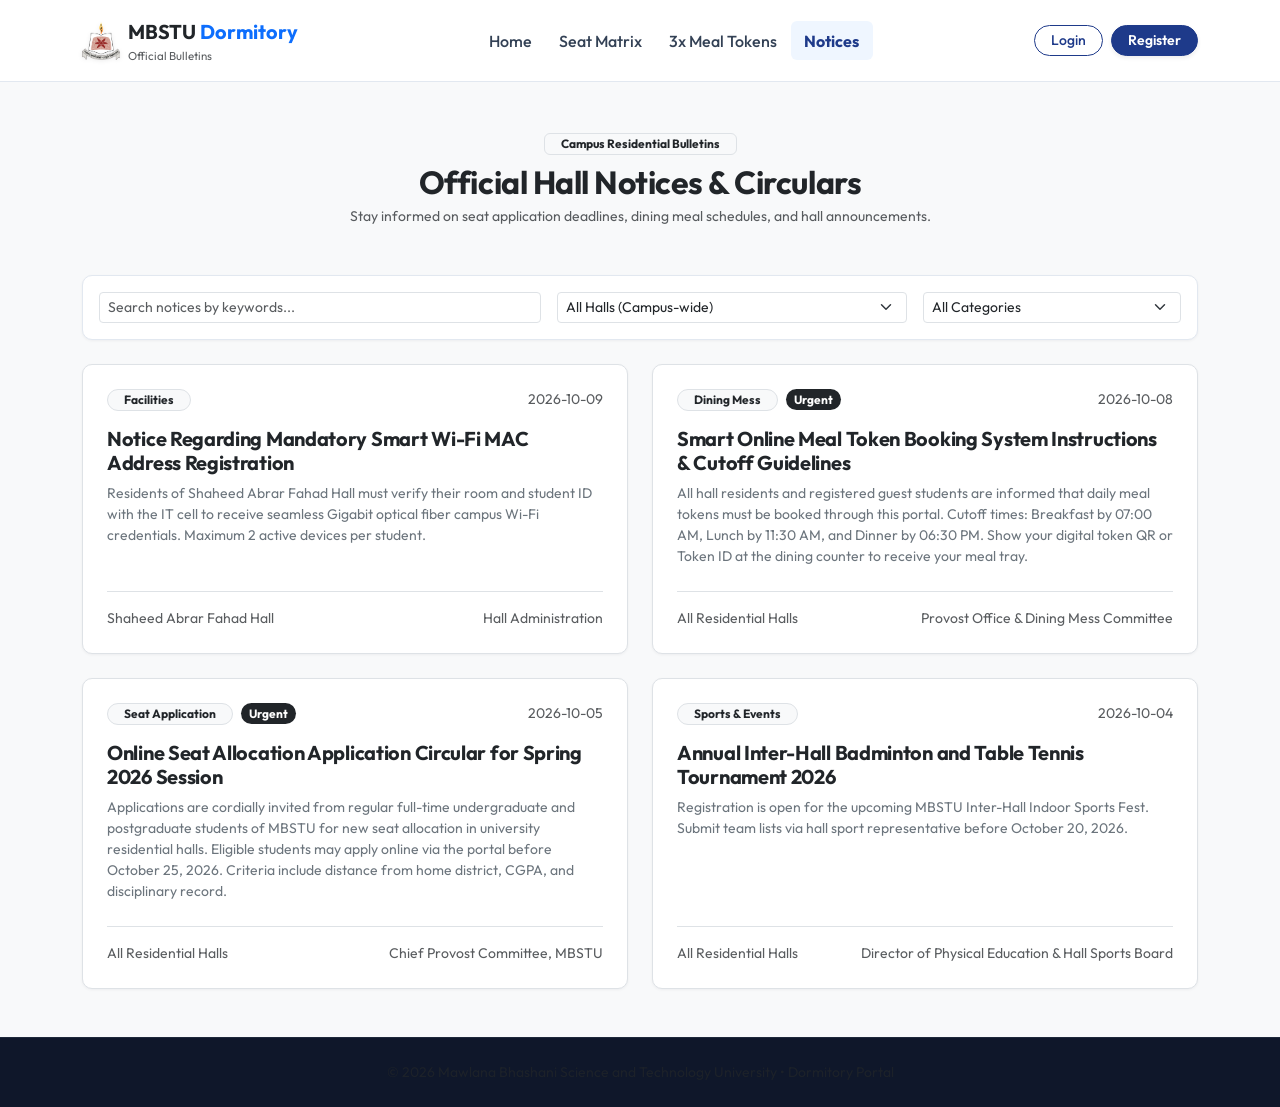
<file: notice-board.html>
<!DOCTYPE html>
<html lang="en">
<head>
  <meta charset="UTF-8">
  <meta name="viewport" content="width=device-width, initial-scale=1.0">
  <title>Official Notice Board | MBSTU Dormitory</title>
  <link rel="icon" type="image/png" href="MBSTU_logo.png">
  <link href="https://cdn.jsdelivr.net/npm/bootstrap@5.3.3/dist/css/bootstrap.min.css" rel="stylesheet">
  <link rel="stylesheet" href="css/style.css">
</head>
<body class="bg-light">

  <!-- Navbar -->
  <nav class="navbar navbar-expand-lg custom-navbar sticky-top">
    <div class="container">
      <a class="navbar-brand d-flex align-items-center gap-2" href="index.html">
        <img src="MBSTU_logo.png" alt="MBSTU Logo" class="brand-logo">
        <div>
          <span class="fw-bold text-dark fs-5">MBSTU</span>
          <span class="text-primary fw-bold fs-5">Dormitory</span>
          <small class="d-block text-muted" style="font-size: 0.72rem;">Official Bulletins</small>
        </div>
      </a>

      <button class="navbar-toggler border-0 shadow-none" type="button" data-bs-toggle="collapse" data-bs-target="#notNav">
        <span class="navbar-toggler-icon"></span>
      </button>

      <div class="collapse navbar-collapse" id="notNav">
        <ul class="navbar-nav mx-auto mb-2 mb-lg-0">
          <li class="nav-item"><a class="nav-link" href="index.html">Home</a></li>
          <li class="nav-item"><a class="nav-link" href="seat-application.html">Seat Matrix</a></li>
          <li class="nav-item"><a class="nav-link" href="meal-tokens.html">3x Meal Tokens</a></li>
          <li class="nav-item"><a class="nav-link active" href="notice-board.html">Notices</a></li>
        </ul>

        <div id="navbar-auth-container"></div>
      </div>
    </div>
  </nav>

  <main class="py-5">
    <div class="container">

      <!-- Header Banner -->
      <div class="text-center max-w-700 mx-auto mb-5">
        <span class="badge bg-light text-dark border mb-2 px-3 py-1">
          Campus Residential Bulletins
        </span>
        <h2 class="fw-bold text-dark mb-1">Official Hall Notices &amp; Circulars</h2>
        <p class="text-muted small">Stay informed on seat application deadlines, dining meal schedules, and hall announcements.</p>
      </div>

      <!-- Filters Row -->
      <div class="premium-card p-3 bg-white mb-4">
        <div class="row g-3 align-items-center">
          <div class="col-md-5">
            <input type="text" class="form-control form-control-sm" id="search-notices" placeholder="Search notices by keywords..." oninput="renderNoticeBoard()">
          </div>

          <div class="col-md-4">
            <select class="form-select form-select-sm" id="filter-hall" onchange="renderNoticeBoard()">
              <option value="all">All Halls (Campus-wide)</option>
            </select>
          </div>

          <div class="col-md-3">
            <select class="form-select form-select-sm" id="filter-category" onchange="renderNoticeBoard()">
              <option value="">All Categories</option>
              <option value="Seat Application">Seat Application</option>
              <option value="Dining Mess">Dining Mess</option>
              <option value="Facilities">Facilities</option>
              <option value="Events">Events</option>
            </select>
          </div>
        </div>
      </div>

      <!-- Notices Cards Grid -->
      <div class="row g-4" id="notices-grid"></div>

    </div>
  </main>

  <footer class="custom-footer mt-auto py-4">
    <div class="container text-center text-muted small">
      &copy; 2026 Mawlana Bhashani Science and Technology University &bull; Dormitory Portal
    </div>
  </footer>

  <script src="https://cdn.jsdelivr.net/npm/bootstrap@5.3.3/dist/js/bootstrap.bundle.min.js"></script>
  <script src="js/db.js"></script>
  <script src="js/auth.js"></script>
  <script src="js/app.js"></script>

  <script>
    document.addEventListener('DOMContentLoaded', async () => {
      await DB.init();
      setupHallFilter();
      renderNoticeBoard();
    });

    function setupHallFilter() {
      const select = document.getElementById('filter-hall');
      const halls = DB.getHalls();
      halls.forEach(h => {
        const opt = document.createElement('option');
        opt.value = h.id;
        opt.textContent = h.name;
        select.appendChild(opt);
      });
    }

    function renderNoticeBoard() {
      const query = document.getElementById('search-notices').value.trim().toLowerCase();
      const hallId = document.getElementById('filter-hall').value;
      const category = document.getElementById('filter-category').value;

      let notices = DB.getNotices({ hallId: hallId !== 'all' ? hallId : null, category });
      if (query) {
        notices = notices.filter(n => n.title.toLowerCase().includes(query) || n.content.toLowerCase().includes(query));
      }

      const grid = document.getElementById('notices-grid');
      grid.innerHTML = '';

      if (notices.length === 0) {
        grid.innerHTML = `
          <div class="col-12 text-center py-5">
            <div class="p-4 bg-white rounded border">
              <h6 class="fw-bold text-dark">No announcements found</h6>
              <p class="small text-muted mb-0">Try clearing the search query or filters.</p>
            </div>
          </div>
        `;
        return;
      }

      notices.forEach(n => {
        const isHigh = n.priority === 'High';
        const card = `
          <div class="col-md-6">
            <div class="premium-card p-4 h-100 bg-white d-flex flex-column border">
              <div class="d-flex justify-content-between align-items-center mb-3">
                <div class="d-flex gap-2 align-items-center">
                  <span class="badge bg-light text-dark border rounded-pill px-3 py-1">
                    ${n.category}
                  </span>
                  ${isHigh ? '<span class="badge bg-dark text-white rounded-pill">Urgent</span>' : ''}
                </div>
                <small class="text-muted">${n.publishDate}</small>
              </div>

              <h5 class="fw-bold text-dark mb-2">${n.title}</h5>
              <p class="text-secondary small mb-4 flex-grow-1" style="white-space: pre-line;">${n.content}</p>

              <div class="pt-3 border-top mt-auto d-flex justify-content-between align-items-center small text-muted">
                <span>${n.hallName}</span>
                <span>${n.author}</span>
              </div>
            </div>
          </div>
        `;
        grid.insertAdjacentHTML('beforeend', card);
      });
    }
  </script>
</body>
</html>
</file>
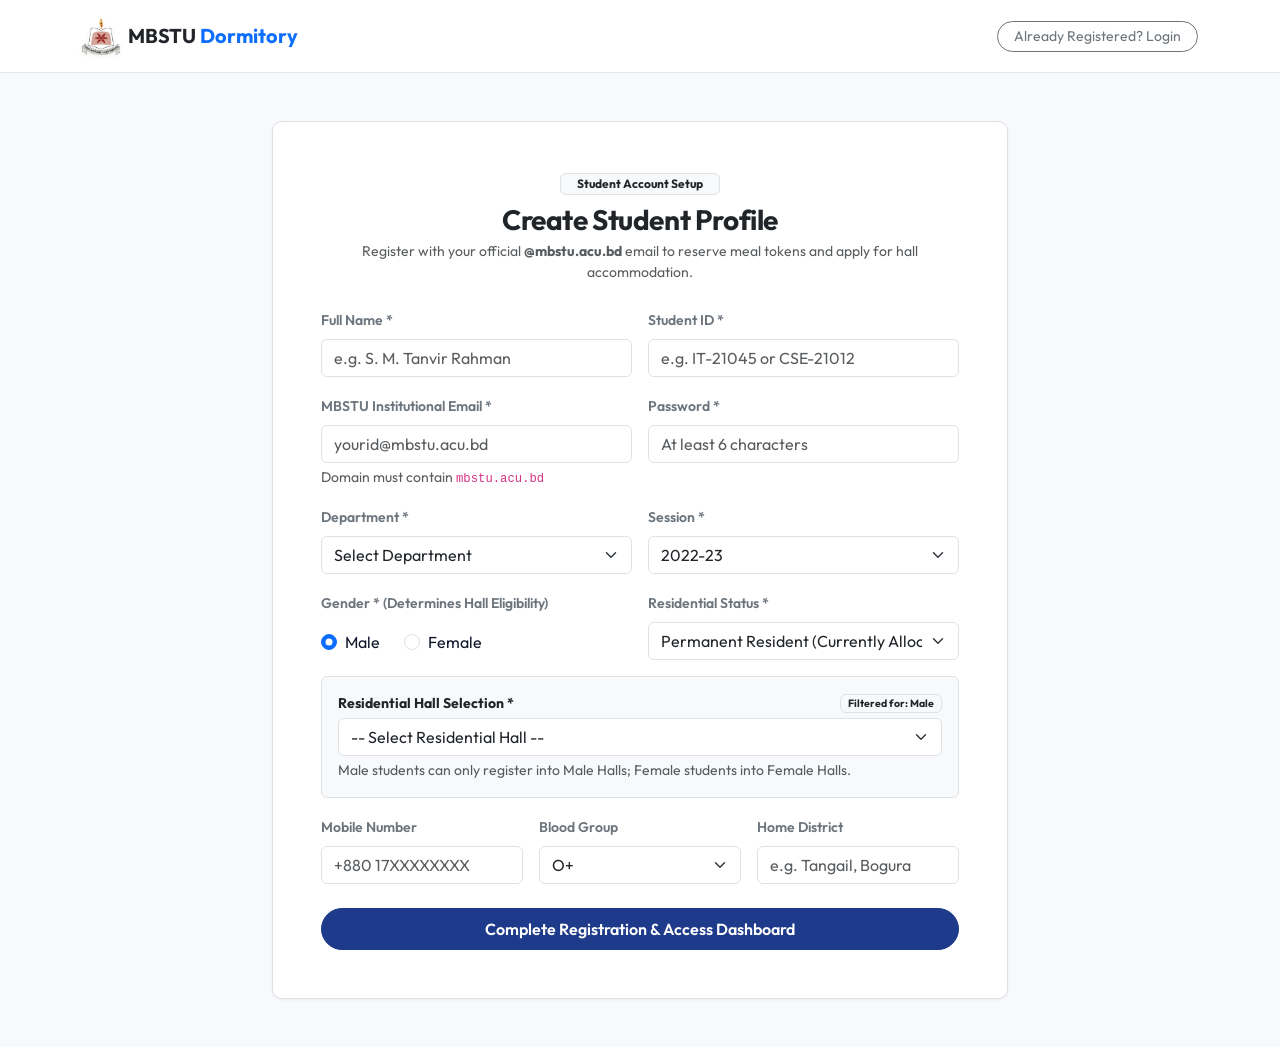
<file: register.html>
<!DOCTYPE html>
<html lang="en">
<head>
  <meta charset="UTF-8">
  <meta name="viewport" content="width=device-width, initial-scale=1.0">
  <title>Student Registration | MBSTU Dormitory</title>
  <link rel="icon" type="image/png" href="MBSTU_logo.png">
  <link href="https://cdn.jsdelivr.net/npm/bootstrap@5.3.3/dist/css/bootstrap.min.css" rel="stylesheet">
  <link rel="stylesheet" href="css/style.css">
</head>
<body class="bg-light">

  <!-- Navbar -->
  <nav class="navbar navbar-expand-lg custom-navbar">
    <div class="container">
      <a class="navbar-brand d-flex align-items-center gap-2" href="index.html">
        <img src="MBSTU_logo.png" alt="MBSTU Logo" class="brand-logo">
        <div>
          <span class="fw-bold text-dark fs-5">MBSTU</span>
          <span class="text-primary fw-bold fs-5">Dormitory</span>
        </div>
      </a>
      <div class="ms-auto">
        <a href="login.html" class="btn btn-outline-secondary btn-sm rounded-pill px-3">
          Already Registered? Login
        </a>
      </div>
    </div>
  </nav>

  <!-- Registration Container -->
  <div class="py-5">
    <div class="container">
      <div class="row justify-content-center">
        <div class="col-lg-8">
          <div class="premium-card p-4 p-md-5 bg-white border">
            
            <div class="text-center mb-4">
              <span class="badge bg-light text-dark border mb-2 px-3 py-1">Student Account Setup</span>
              <h3 class="fw-bold text-dark mb-1">Create Student Profile</h3>
              <p class="text-muted small">
                Register with your official <strong>@mbstu.acu.bd</strong> email to reserve meal tokens and apply for hall accommodation.
              </p>
            </div>

            <div id="register-alert" class="alert alert-danger py-2 px-3 small rounded-2 d-none mb-3"></div>

            <form id="registerForm" onsubmit="handleRegister(event)">
              <div class="row g-3">
                
                <div class="col-md-6">
                  <label class="form-label small fw-semibold text-secondary">Full Name *</label>
                  <input type="text" class="form-control" id="reg-name" required placeholder="e.g. S. M. Tanvir Rahman">
                </div>

                <div class="col-md-6">
                  <label class="form-label small fw-semibold text-secondary">Student ID *</label>
                  <input type="text" class="form-control" id="reg-student-id" required placeholder="e.g. IT-21045 or CSE-21012">
                </div>

                <div class="col-md-6">
                  <label class="form-label small fw-semibold text-secondary">MBSTU Institutional Email *</label>
                  <input type="email" class="form-control" id="reg-email" required placeholder="yourid@mbstu.acu.bd">
                  <div class="form-text small text-muted">Domain must contain <code>mbstu.acu.bd</code></div>
                </div>

                <div class="col-md-6">
                  <label class="form-label small fw-semibold text-secondary">Password *</label>
                  <input type="password" class="form-control" id="reg-password" required minlength="6" placeholder="At least 6 characters">
                </div>

                <div class="col-md-6">
                  <label class="form-label small fw-semibold text-secondary">Department *</label>
                  <select class="form-select" id="reg-department" required>
                    <option value="">Select Department</option>
                    <option value="Information & Communication Technology">Information & Communication Technology (ICT)</option>
                    <option value="Computer Science & Engineering">Computer Science & Engineering (CSE)</option>
                    <option value="Textile Engineering">Textile Engineering (TE)</option>
                    <option value="Software Engineering">Software Engineering (SE)</option>
                    <option value="Biotechnology & Genetic Engineering">Biotechnology & Genetic Engineering (BGE)</option>
                    <option value="Environmental Science & Resource Management">Environmental Science & Resource Management (ESRM)</option>
                    <option value="Pharmacy">Pharmacy</option>
                    <option value="Business Administration">Business Administration (BBA)</option>
                    <option value="Economics">Economics</option>
                  </select>
                </div>

                <div class="col-md-6">
                  <label class="form-label small fw-semibold text-secondary">Session *</label>
                  <select class="form-select" id="reg-session" required>
                    <option value="2023-24">2023-24</option>
                    <option value="2022-23" selected>2022-23</option>
                    <option value="2021-22">2021-22</option>
                    <option value="2020-21">2020-21</option>
                  </select>
                </div>

                <div class="col-md-6">
                  <label class="form-label small fw-semibold text-secondary">Gender * (Determines Hall Eligibility)</label>
                  <div class="d-flex gap-4 mt-2">
                    <div class="form-check">
                      <input class="form-check-input" type="radio" name="genderRadio" id="genderMale" value="Male" checked onchange="onGenderChange()">
                      <label class="form-check-label" for="genderMale">Male</label>
                    </div>
                    <div class="form-check">
                      <input class="form-check-input" type="radio" name="genderRadio" id="genderFemale" value="Female" onchange="onGenderChange()">
                      <label class="form-check-label" for="genderFemale">Female</label>
                    </div>
                  </div>
                </div>

                <div class="col-md-6">
                  <label class="form-label small fw-semibold text-secondary">Residential Status *</label>
                  <select class="form-select" id="reg-resident-status" required>
                    <option value="Permanent Resident">Permanent Resident (Currently Allocated Hall Seat)</option>
                    <option value="Non-Resident">Non-Resident (Dining Attached / Living Off-Campus)</option>
                  </select>
                </div>

                <div class="col-md-12">
                  <div class="p-3 bg-light rounded border">
                    <label class="form-label small fw-bold text-dark d-flex justify-content-between align-items-center mb-1">
                      <span>Residential Hall Selection *</span>
                      <span class="badge bg-light text-dark border small" id="hall-filter-indicator">Filtered for: Male</span>
                    </label>
                    <select class="form-select" id="reg-hall-id" required>
                      <!-- Dynamically filled by JS -->
                    </select>
                    <div class="form-text small text-muted mt-1">
                      Male students can only register into Male Halls; Female students into Female Halls.
                    </div>
                  </div>
                </div>

                <div class="col-md-4">
                  <label class="form-label small fw-semibold text-secondary">Mobile Number</label>
                  <input type="tel" class="form-control" id="reg-phone" placeholder="+880 17XXXXXXXX">
                </div>

                <div class="col-md-4">
                  <label class="form-label small fw-semibold text-secondary">Blood Group</label>
                  <select class="form-select" id="reg-blood">
                    <option value="A+">A+</option>
                    <option value="A-">A-</option>
                    <option value="B+">B+</option>
                    <option value="B-">B-</option>
                    <option value="O+" selected>O+</option>
                    <option value="O-">O-</option>
                    <option value="AB+">AB+</option>
                    <option value="AB-">AB-</option>
                  </select>
                </div>

                <div class="col-md-4">
                  <label class="form-label small fw-semibold text-secondary">Home District</label>
                  <input type="text" class="form-control" id="reg-district" placeholder="e.g. Tangail, Bogura">
                </div>

              </div>

              <div class="d-grid mt-4">
                <button type="submit" class="btn btn-primary py-2 rounded-pill fw-semibold" id="btnRegister">
                  Complete Registration &amp; Access Dashboard
                </button>
              </div>
            </form>

          </div>
        </div>
      </div>
    </div>
  </div>

  <script src="https://cdn.jsdelivr.net/npm/bootstrap@5.3.3/dist/js/bootstrap.bundle.min.js"></script>
  <script src="js/db.js"></script>
  <script src="js/auth.js"></script>
  <script src="js/app.js"></script>

  <script>
    function getSelectedGender() {
      return document.querySelector('input[name="genderRadio"]:checked').value;
    }

    function onGenderChange() {
      const gender = getSelectedGender();
      document.getElementById('hall-filter-indicator').innerText = `Filtered for: ${gender}`;
      App.populateHallDropdown('reg-hall-id', gender);
    }

    async function handleRegister(e) {
      e.preventDefault();
      const alertBox = document.getElementById('register-alert');
      const submitBtn = document.getElementById('btnRegister');

      alertBox.classList.add('d-none');
      submitBtn.disabled = true;
      submitBtn.innerHTML = 'Registering Profile...';

      const payload = {
        name: document.getElementById('reg-name').value.trim(),
        studentId: document.getElementById('reg-student-id').value.trim(),
        email: document.getElementById('reg-email').value.trim(),
        password: document.getElementById('reg-password').value,
        department: document.getElementById('reg-department').value,
        session: document.getElementById('reg-session').value,
        gender: getSelectedGender(),
        residentStatus: document.getElementById('reg-resident-status').value,
        hallId: document.getElementById('reg-hall-id').value,
        phone: document.getElementById('reg-phone').value.trim(),
        bloodGroup: document.getElementById('reg-blood').value,
        homeDistrict: document.getElementById('reg-district').value.trim()
      };

      try {
        const user = await Auth.registerStudent(payload);
        App.toast('Registration successful! Welcome to MBSTU Dormitory.', 'success');
        setTimeout(() => {
          window.location.href = 'student-dashboard.html';
        }, 600);
      } catch (err) {
        alertBox.innerText = err.message || 'Registration failed.';
        alertBox.classList.remove('d-none');
        submitBtn.disabled = false;
        submitBtn.innerHTML = 'Complete Registration &amp; Access Dashboard';
      }
    }

    document.addEventListener('DOMContentLoaded', async () => {
      await DB.init();
      onGenderChange();
    });
  </script>
</body>
</html>
</file>
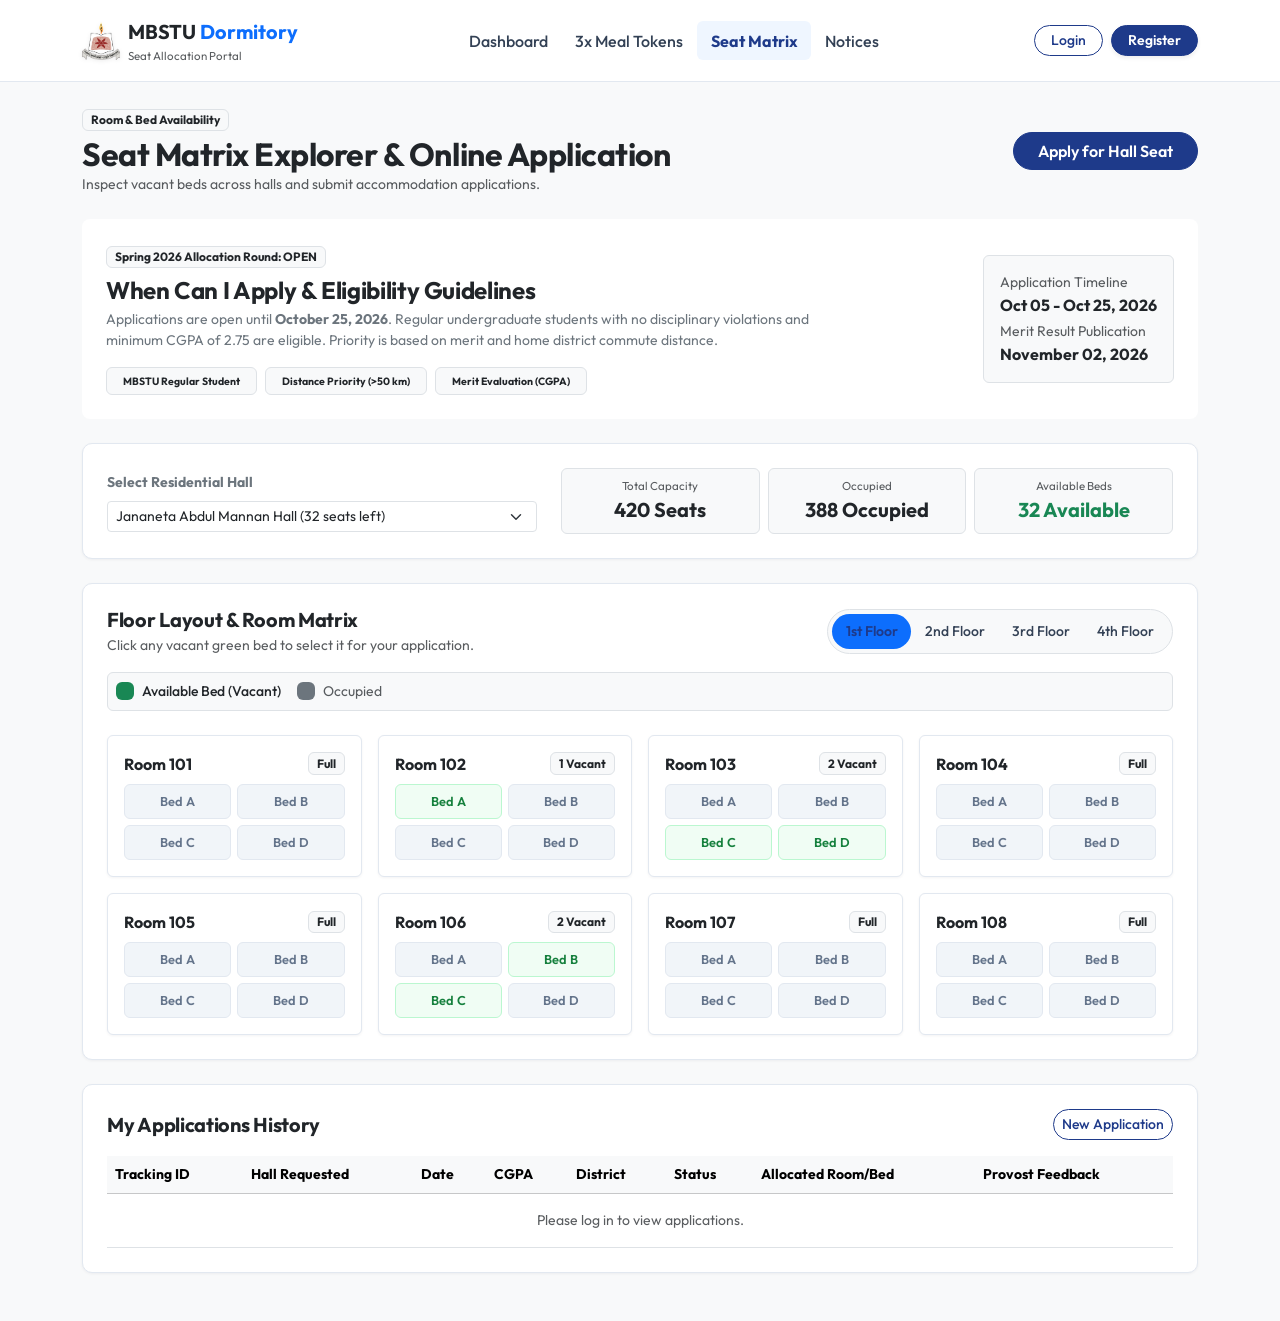
<file: seat-application.html>
<!DOCTYPE html>
<html lang="en">
<head>
  <meta charset="UTF-8">
  <meta name="viewport" content="width=device-width, initial-scale=1.0">
  <title>Seat Matrix &amp; Applications | MBSTU Dormitory</title>
  <link rel="icon" type="image/png" href="MBSTU_logo.png">
  <link href="https://cdn.jsdelivr.net/npm/bootstrap@5.3.3/dist/css/bootstrap.min.css" rel="stylesheet">
  <link rel="stylesheet" href="css/style.css">
</head>
<body class="bg-light">

  <!-- Navbar -->
  <nav class="navbar navbar-expand-lg custom-navbar sticky-top">
    <div class="container">
      <a class="navbar-brand d-flex align-items-center gap-2" href="student-dashboard.html">
        <img src="MBSTU_logo.png" alt="MBSTU Logo" class="brand-logo">
        <div>
          <span class="fw-bold text-dark fs-5">MBSTU</span>
          <span class="text-primary fw-bold fs-5">Dormitory</span>
          <small class="d-block text-muted" style="font-size: 0.72rem;">Seat Allocation Portal</small>
        </div>
      </a>

      <button class="navbar-toggler border-0 shadow-none" type="button" data-bs-toggle="collapse" data-bs-target="#seatNav">
        <span class="navbar-toggler-icon"></span>
      </button>

      <div class="collapse navbar-collapse" id="seatNav">
        <ul class="navbar-nav mx-auto mb-2 mb-lg-0">
          <li class="nav-item"><a class="nav-link" href="student-dashboard.html">Dashboard</a></li>
          <li class="nav-item"><a class="nav-link" href="meal-tokens.html">3x Meal Tokens</a></li>
          <li class="nav-item"><a class="nav-link active" href="seat-application.html">Seat Matrix</a></li>
          <li class="nav-item"><a class="nav-link" href="notice-board.html">Notices</a></li>
        </ul>

        <div id="navbar-auth-container"></div>
      </div>
    </div>
  </nav>

  <main class="py-4">
    <div class="container">

      <!-- Header Banner -->
      <div class="d-flex flex-column flex-md-row justify-content-between align-items-md-center mb-4 gap-3">
        <div>
          <span class="badge bg-light text-dark border mb-1">
            Room &amp; Bed Availability
          </span>
          <h2 class="fw-bold text-dark mb-0">Seat Matrix Explorer &amp; Online Application</h2>
          <p class="text-muted small mb-0">Inspect vacant beds across halls and submit accommodation applications.</p>
        </div>

        <div>
          <button class="btn btn-primary rounded-pill px-4" onclick="openApplyModal()">
            Apply for Hall Seat
          </button>
        </div>
      </div>

      <!-- Eligibility & "When Can I Apply?" Callout Banner (Clean Navy/Slate) -->
      <div class="card border-0 bg-white border rounded-3 p-4 mb-4">
        <div class="row align-items-center gy-3">
          <div class="col-lg-8">
            <span class="badge bg-light text-dark border mb-2">
              Spring 2026 Allocation Round: OPEN
            </span>
            <h4 class="fw-bold text-dark mb-1">When Can I Apply &amp; Eligibility Guidelines</h4>
            <p class="small text-secondary mb-3">
              Applications are open until <strong>October 25, 2026</strong>. Regular undergraduate students with no disciplinary violations and minimum CGPA of 2.75 are eligible. Priority is based on merit and home district commute distance.
            </p>
            <div class="d-flex flex-wrap gap-2 small">
              <span class="badge bg-light text-dark border px-3 py-2">MBSTU Regular Student</span>
              <span class="badge bg-light text-dark border px-3 py-2">Distance Priority (>50 km)</span>
              <span class="badge bg-light text-dark border px-3 py-2">Merit Evaluation (CGPA)</span>
            </div>
          </div>
          <div class="col-lg-4 text-lg-end">
            <div class="p-3 bg-light rounded border text-start d-inline-block">
              <small class="text-muted d-block">Application Timeline</small>
              <div class="fw-bold text-dark fs-6 mb-1">Oct 05 - Oct 25, 2026</div>
              <small class="text-muted d-block">Merit Result Publication</small>
              <div class="fw-bold text-dark fs-6">November 02, 2026</div>
            </div>
          </div>
        </div>
      </div>

      <!-- Hall Selector & Overall Seat Stats -->
      <div class="premium-card p-4 bg-white mb-4">
        <div class="row align-items-center gy-3">
          <div class="col-md-5">
            <label class="form-label small fw-bold text-secondary">Select Residential Hall</label>
            <select class="form-select form-select-sm" id="hall-selector" onchange="onHallSelectionChange()">
              <!-- Filled via JS -->
            </select>
          </div>
          <div class="col-md-7">
            <div class="row g-2 text-center">
              <div class="col-4">
                <div class="p-2 bg-light rounded border">
                  <small class="text-muted d-block" style="font-size: 0.72rem;">Total Capacity</small>
                  <strong class="fs-5 text-dark" id="stat-hall-capacity">-</strong>
                </div>
              </div>
              <div class="col-4">
                <div class="p-2 bg-light rounded border">
                  <small class="text-muted d-block" style="font-size: 0.72rem;">Occupied</small>
                  <strong class="fs-5 text-dark" id="stat-hall-occupied">-</strong>
                </div>
              </div>
              <div class="col-4">
                <div class="p-2 bg-light rounded border">
                  <small class="text-muted d-block" style="font-size: 0.72rem;">Available Beds</small>
                  <strong class="fs-5 text-success" id="stat-hall-available">-</strong>
                </div>
              </div>
            </div>
          </div>
        </div>
      </div>

      <!-- Interactive Floor & Room Seat Matrix Visualizer -->
      <div class="premium-card p-4 bg-white mb-4">
        <div class="d-flex flex-column flex-md-row justify-content-between align-items-md-center mb-3 gap-2">
          <div>
            <h5 class="fw-bold text-dark mb-0">Floor Layout &amp; Room Matrix</h5>
            <small class="text-muted">Click any vacant green bed to select it for your application.</small>
          </div>

          <!-- Floor Selector Tabs -->
          <ul class="nav nav-pills bg-light p-1 rounded-pill small border" id="floorTabs">
            <li class="nav-item"><button class="nav-link active rounded-pill px-3 py-1" onclick="switchFloor(1)">1st Floor</button></li>
            <li class="nav-item"><button class="nav-link rounded-pill px-3 py-1" onclick="switchFloor(2)">2nd Floor</button></li>
            <li class="nav-item"><button class="nav-link rounded-pill px-3 py-1" onclick="switchFloor(3)">3rd Floor</button></li>
            <li class="nav-item"><button class="nav-link rounded-pill px-3 py-1" onclick="switchFloor(4)">4th Floor</button></li>
          </ul>
        </div>

        <!-- Legend (Clean) -->
        <div class="d-flex align-items-center gap-3 small mb-4 p-2 bg-light rounded border">
          <div class="d-flex align-items-center gap-2">
            <span class="badge bg-success px-2 py-1">&nbsp;</span>
            <span class="text-dark fw-medium">Available Bed (Vacant)</span>
          </div>
          <div class="d-flex align-items-center gap-2">
            <span class="badge bg-secondary px-2 py-1">&nbsp;</span>
            <span class="text-muted">Occupied</span>
          </div>
        </div>

        <div class="seat-matrix-grid" id="matrix-container"></div>
      </div>

      <!-- My Past Applications Section -->
      <div class="premium-card p-4 bg-white mb-4">
        <div class="d-flex justify-content-between align-items-center mb-3">
          <h5 class="fw-bold text-dark mb-0">My Applications History</h5>
          <button class="btn btn-outline-primary btn-sm rounded-pill" onclick="openApplyModal()">
            New Application
          </button>
        </div>

        <div class="table-responsive">
          <table class="table table-hover align-middle small mb-0">
            <thead class="table-light">
              <tr>
                <th>Tracking ID</th>
                <th>Hall Requested</th>
                <th>Date</th>
                <th>CGPA</th>
                <th>District</th>
                <th>Status</th>
                <th>Allocated Room/Bed</th>
                <th>Provost Feedback</th>
              </tr>
            </thead>
            <tbody id="my-apps-table"></tbody>
          </table>
        </div>
      </div>

    </div>
  </main>

  <!-- Modal: Apply for Hall Seat -->
  <div class="modal fade" id="applyModal" tabindex="-1" aria-hidden="true">
    <div class="modal-dialog modal-dialog-centered modal-lg">
      <div class="modal-content border rounded-3">
        <div class="modal-header border-bottom pb-3">
          <div>
            <h5 class="modal-title fw-bold text-dark mb-0">Submit Hall Accommodation Application</h5>
            <small class="text-muted">Mawlana Bhashani Science and Technology University</small>
          </div>
          <button type="button" class="btn-close" data-bs-dismiss="modal"></button>
        </div>
        <div class="modal-body p-4">
          
          <div id="apply-error" class="alert alert-danger py-2 px-3 small rounded-2 d-none mb-3"></div>

          <form id="applyForm" onsubmit="submitSeatApplication(event)">
            
            <div class="row g-3">
              <div class="col-md-6">
                <label class="form-label small fw-semibold text-secondary">Applicant Name</label>
                <input type="text" class="form-control" id="app-name" readonly>
              </div>

              <div class="col-md-6">
                <label class="form-label small fw-semibold text-secondary">Student ID</label>
                <input type="text" class="form-control" id="app-id" readonly>
              </div>

              <div class="col-md-6">
                <label class="form-label small fw-semibold text-secondary">Department</label>
                <input type="text" class="form-control" id="app-dept" readonly>
              </div>

              <div class="col-md-6">
                <label class="form-label small fw-semibold text-secondary">Select Residential Hall *</label>
                <select class="form-select" id="app-hall" required>
                  <!-- Populated filtered by gender -->
                </select>
              </div>

              <div class="col-md-4">
                <label class="form-label small fw-semibold text-secondary">CGPA *</label>
                <input type="number" step="0.01" min="2.00" max="4.00" class="form-control" id="app-cgpa" required placeholder="e.g. 3.75">
              </div>

              <div class="col-md-4">
                <label class="form-label small fw-semibold text-secondary">Current Semester *</label>
                <select class="form-select" id="app-semester" required>
                  <option value="1st Semester">1st Semester</option>
                  <option value="2nd Semester">2nd Semester</option>
                  <option value="3rd Semester">3rd Semester</option>
                  <option value="4th Semester">4th Semester</option>
                  <option value="5th Semester" selected>5th Semester</option>
                  <option value="6th Semester">6th Semester</option>
                  <option value="7th Semester">7th Semester</option>
                  <option value="8th Semester">8th Semester</option>
                </select>
              </div>

              <div class="col-md-4">
                <label class="form-label small fw-semibold text-secondary">Monthly Family Income</label>
                <input type="text" class="form-control" id="app-income" placeholder="e.g. 20,000 BDT">
              </div>

              <div class="col-md-6">
                <label class="form-label small fw-semibold text-secondary">Home District &amp; Distance (km) *</label>
                <input type="text" class="form-control" id="app-distance" required placeholder="e.g. Dinajpur (380 km)">
              </div>

              <div class="col-md-6">
                <label class="form-label small fw-semibold text-secondary">Preferred Room / Bed (Optional)</label>
                <input type="text" class="form-control" id="app-pref-room" placeholder="e.g. Room 304, Bed B">
              </div>

              <div class="col-12">
                <label class="form-label small fw-semibold text-secondary">Statement of Need *</label>
                <textarea class="form-control" id="app-reason" rows="3" required placeholder="State your reasons (commute hardship, academic lab commitments)..."></textarea>
              </div>
            </div>

            <div class="modal-footer border-top-0 px-0 pb-0 mt-4">
              <button type="button" class="btn btn-light rounded-pill px-4" data-bs-dismiss="modal">Cancel</button>
              <button type="submit" class="btn btn-primary rounded-pill px-4" id="btnSubmitApp">
                Submit Official Application
              </button>
            </div>
          </form>

        </div>
      </div>
    </div>
  </div>

  <script src="https://cdn.jsdelivr.net/npm/bootstrap@5.3.3/dist/js/bootstrap.bundle.min.js"></script>
  <script src="js/db.js"></script>
  <script src="js/auth.js"></script>
  <script src="js/app.js"></script>

  <script>
    let currentUser = null;
    let selectedHall = null;
    let currentFloor = 1;

    document.addEventListener('DOMContentLoaded', async () => {
      await DB.init();
      currentUser = Auth.getUser();

      const urlParams = new URLSearchParams(window.location.search);
      const urlHall = urlParams.get('hall');

      setupHallSelector(urlHall);
      renderMatrix();
      renderMyApplications();
    });

    function setupHallSelector(initialHallId) {
      const select = document.getElementById('hall-selector');
      const halls = DB.getHalls();
      select.innerHTML = '';

      const studentGender = currentUser?.role === 'student' ? currentUser.gender : null;
      App.populateHallDropdown('hall-selector', studentGender, initialHallId || currentUser?.hallId || halls[0].id);

      const targetId = initialHallId || currentUser?.hallId || halls[0].id;
      select.value = targetId;
      selectedHall = DB.getHallById(targetId) || halls[0];
      updateHallStats();
    }

    function onHallSelectionChange() {
      const id = document.getElementById('hall-selector').value;
      selectedHall = DB.getHallById(id);
      updateHallStats();
      renderMatrix();
    }

    function updateHallStats() {
      if (!selectedHall) return;
      document.getElementById('stat-hall-capacity').innerText = `${selectedHall.capacity} Seats`;
      document.getElementById('stat-hall-occupied').innerText = `${selectedHall.occupied} Occupied`;
      document.getElementById('stat-hall-available').innerText = `${selectedHall.available} Available`;
    }

    function switchFloor(floorNum) {
      currentFloor = floorNum;
      document.querySelectorAll('#floorTabs .nav-link').forEach((btn, idx) => {
        if (idx + 1 === floorNum) btn.classList.add('active');
        else btn.classList.remove('active');
      });
      renderMatrix();
    }

    function renderMatrix() {
      const container = document.getElementById('matrix-container');
      container.innerHTML = '';

      if (!selectedHall) return;

      const baseRoom = currentFloor * 100;
      for (let r = 1; r <= 8; r++) {
        const roomNo = baseRoom + r;
        
        const beds = ['A', 'B', 'C', 'D'].map((bedLetter, idx) => {
          const hash = (selectedHall.name.length * 7 + roomNo * 13 + idx * 19) % 10;
          const isAvailable = hash > 7;
          return {
            letter: bedLetter,
            available: isAvailable
          };
        });

        const availableCount = beds.filter(b => b.available).length;

        const roomCard = `
          <div class="room-card">
            <div class="d-flex justify-content-between align-items-center mb-1">
              <span class="fw-bold text-dark">Room ${roomNo}</span>
              <span class="badge bg-light text-dark border small">
                ${availableCount > 0 ? `${availableCount} Vacant` : 'Full'}
              </span>
            </div>
            <div class="beds-layout">
              ${beds.map(b => `
                <div class="bed-box ${b.available ? 'bed-available' : 'bed-occupied'}" 
                     onclick="${b.available ? `selectBedForApplication(${roomNo}, '${b.letter}')` : ''}"
                     title="${b.available ? `Choose Room ${roomNo} Bed ${b.letter}` : 'Occupied'}">
                  Bed ${b.letter}
                </div>
              `).join('')}
            </div>
          </div>
        `;
        container.insertAdjacentHTML('beforeend', roomCard);
      }
    }

    function selectBedForApplication(room, bed) {
      if (!currentUser) {
        window.location.href = 'login.html';
        return;
      }
      openApplyModal();
      document.getElementById('app-pref-room').value = `Room ${room}, Bed ${bed}`;
      App.toast(`Selected Room ${room}, Bed ${bed} for application.`, 'info');
    }

    function openApplyModal() {
      if (!currentUser) {
        App.toast('Please log in with student credentials to apply.', 'warning');
        setTimeout(() => window.location.href = 'login.html', 800);
        return;
      }

      document.getElementById('app-name').value = currentUser.name;
      document.getElementById('app-id').value = currentUser.studentId;
      document.getElementById('app-dept').value = currentUser.department;

      App.populateHallDropdown('app-hall', currentUser.gender, selectedHall?.id || currentUser.hallId);

      const modal = new bootstrap.Modal(document.getElementById('applyModal'));
      modal.show();
    }

    function renderMyApplications() {
      const tbody = document.getElementById('my-apps-table');
      tbody.innerHTML = '';

      if (!currentUser) {
        tbody.innerHTML = `<tr><td colspan="8" class="text-center py-3 text-muted">Please log in to view applications.</td></tr>`;
        return;
      }

      const apps = DB.getSeatApplications({ userId: currentUser.id });
      if (apps.length === 0) {
        tbody.innerHTML = `<tr><td colspan="8" class="text-center py-3 text-muted">No applications submitted yet.</td></tr>`;
        return;
      }

      apps.forEach(a => {
        tbody.innerHTML += `
          <tr>
            <td class="font-mono fw-bold">${a.appId}</td>
            <td class="fw-semibold text-dark">${a.hallName}</td>
            <td>${a.appliedDate}</td>
            <td class="fw-bold text-dark">${a.cgpa}</td>
            <td class="small text-muted">${a.homeDistrict}</td>
            <td><span class="badge bg-light text-dark border">${a.status}</span></td>
            <td>${a.allocatedRoom ? `<span class="badge bg-light text-dark border">Room ${a.allocatedRoom} (${a.allocatedSeat})</span>` : '-'}</td>
            <td class="small text-secondary">${a.remarks}</td>
          </tr>
        `;
      });
    }

    async function submitSeatApplication(e) {
      e.preventDefault();
      const hallId = document.getElementById('app-hall').value;
      const hall = DB.getHallById(hallId);
      const cgpa = document.getElementById('app-cgpa').value;
      const semester = document.getElementById('app-semester').value;
      const distance = document.getElementById('app-distance').value.trim();
      const income = document.getElementById('app-income').value.trim() || 'N/A';
      const reason = document.getElementById('app-reason').value.trim();
      const prefRoom = document.getElementById('app-pref-room').value.trim();

      const btn = document.getElementById('btnSubmitApp');
      const errBox = document.getElementById('apply-error');
      errBox.classList.add('d-none');
      btn.disabled = true;

      try {
        const app = DB.createSeatApplication({
          userId: currentUser.id,
          studentName: currentUser.name,
          studentId: currentUser.studentId,
          gender: currentUser.gender,
          department: currentUser.department,
          session: currentUser.session,
          semester: semester,
          cgpa: cgpa,
          hallId: hall.id,
          hallName: hall.name,
          homeDistrict: distance,
          monthlyIncome: income,
          reason: `${reason} ${prefRoom ? `(Preferred: ${prefRoom})` : ''}`
        });

        App.toast(`Seat Application (${app.appId}) submitted!`, 'success');
        
        const modal = bootstrap.Modal.getInstance(document.getElementById('applyModal'));
        modal.hide();
        document.getElementById('applyForm').reset();

        renderMyApplications();
      } catch (err) {
        errBox.innerText = err.message || 'Submission error';
        errBox.classList.remove('d-none');
      } finally {
        btn.disabled = false;
      }
    }
  </script>
</body>
</html>
</file>
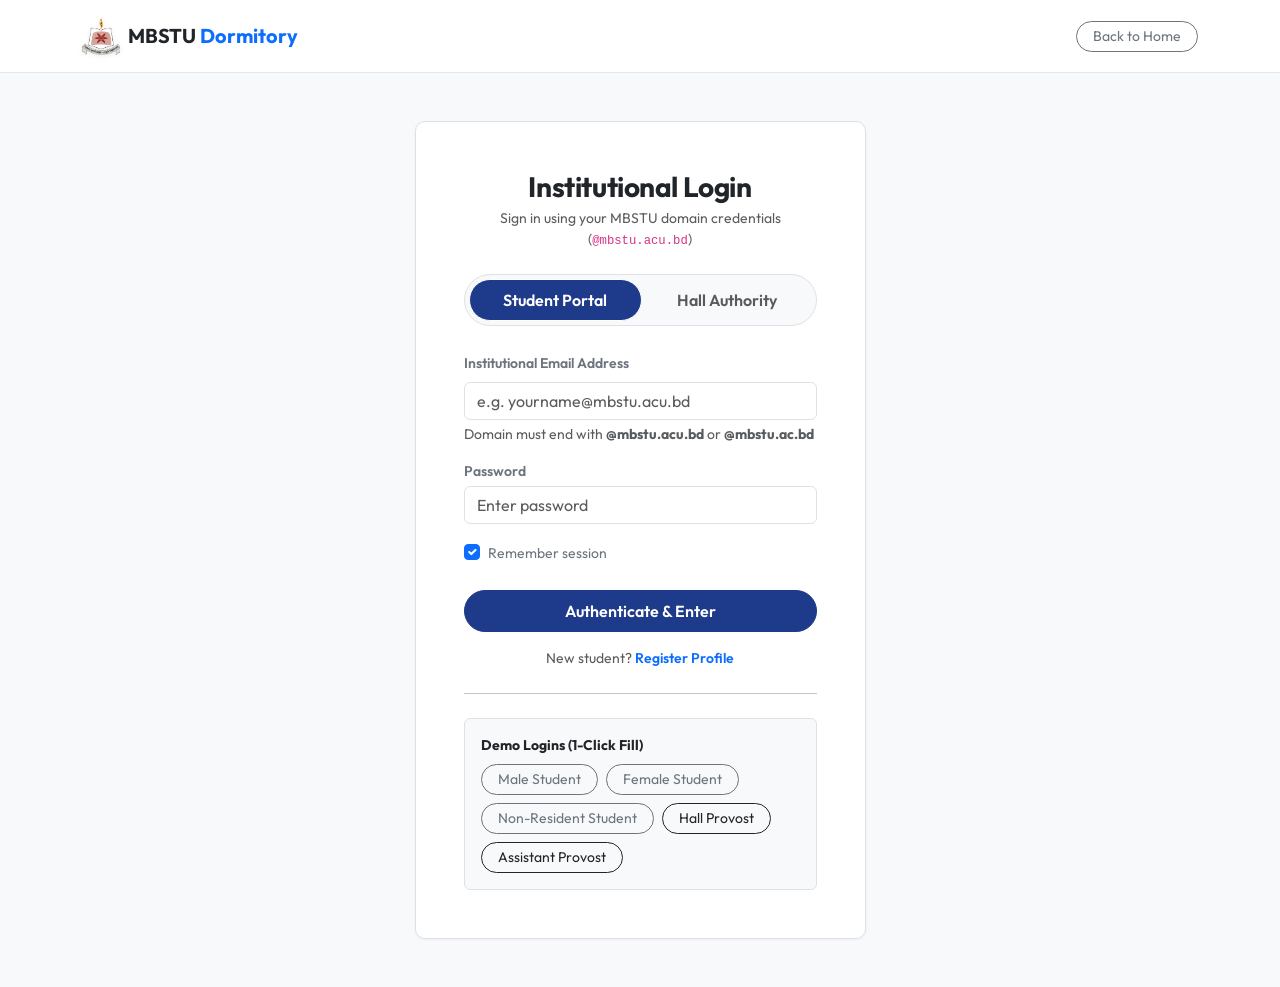
<file: student-dashboard.html>
<!DOCTYPE html>
<html lang="en">
<head>
  <meta charset="UTF-8">
  <meta name="viewport" content="width=device-width, initial-scale=1.0">
  <title>Student Dashboard | MBSTU Dormitory</title>
  <link rel="icon" type="image/png" href="MBSTU_logo.png">
  <link href="https://cdn.jsdelivr.net/npm/bootstrap@5.3.3/dist/css/bootstrap.min.css" rel="stylesheet">
  <link rel="stylesheet" href="css/style.css">
</head>
<body class="bg-light">

  <!-- Navbar -->
  <nav class="navbar navbar-expand-lg custom-navbar sticky-top">
    <div class="container">
      <a class="navbar-brand d-flex align-items-center gap-2" href="student-dashboard.html">
        <img src="MBSTU_logo.png" alt="MBSTU Logo" class="brand-logo">
        <div>
          <span class="fw-bold text-dark fs-5">MBSTU</span>
          <span class="text-primary fw-bold fs-5">Dormitory</span>
          <small class="d-block text-muted" style="font-size: 0.72rem;">Student Portal</small>
        </div>
      </a>

      <button class="navbar-toggler border-0 shadow-none" type="button" data-bs-toggle="collapse" data-bs-target="#stuNav">
        <span class="navbar-toggler-icon"></span>
      </button>

      <div class="collapse navbar-collapse" id="stuNav">
        <ul class="navbar-nav mx-auto mb-2 mb-lg-0">
          <li class="nav-item"><a class="nav-link active" href="student-dashboard.html">Dashboard</a></li>
          <li class="nav-item"><a class="nav-link" href="meal-tokens.html">Daily Meal Tokens</a></li>
          <li class="nav-item"><a class="nav-link" href="seat-application.html">Seat Matrix &amp; Apply</a></li>
          <li class="nav-item"><a class="nav-link" href="notice-board.html">Notices</a></li>
        </ul>

        <div id="navbar-auth-container"></div>
      </div>
    </div>
  </nav>

  <!-- Main Dashboard Content -->
  <main class="py-4">
    <div class="container">
      
      <!-- Student Profile Header Card -->
      <div class="premium-card p-4 bg-white mb-4 border">
        <div class="row align-items-center gy-3">
          <div class="col">
            <div class="d-flex flex-wrap align-items-center gap-2 mb-1">
              <h3 class="fw-bold text-dark mb-0" id="user-name">Loading...</h3>
              <span class="badge bg-light text-dark border" id="badge-resident-status">Resident</span>
              <span class="badge bg-light text-muted border" id="badge-gender">Male</span>
            </div>
            <p class="text-secondary small mb-2">
              <span id="user-student-id" class="fw-bold font-mono me-2">IT-00000</span> | 
              <span id="user-dept" class="me-2">Department</span> | 
              <span id="user-hall" class="fw-semibold text-primary">Hall Name</span>
            </p>
            <div class="d-flex flex-wrap gap-3 small text-muted">
              <span>Room: <strong id="user-room" class="text-dark">304</strong></span>
              <span>Seat Bed: <strong id="user-seat" class="text-dark">B</strong></span>
              <span>Email: <span id="user-email">email@mbstu.acu.bd</span></span>
            </div>
          </div>
          <div class="col-lg-auto text-lg-end pt-2 pt-lg-0">
            <!-- Wallet Balance Card (Clean 2-color styling) -->
            <div class="p-3 bg-light rounded border d-inline-block text-start" style="min-width: 190px;">
              <small class="text-muted d-block fw-semibold mb-1">Campus Wallet</small>
              <h4 class="fw-bold text-dark mb-2" id="user-wallet">0 ৳</h4>
              <button class="btn btn-primary btn-sm rounded-pill px-3 w-100" data-bs-toggle="modal" data-bs-target="#rechargeModal">
                Top-up Balance
              </button>
            </div>
          </div>
        </div>
      </div>

      <!-- Quick Action Buttons Row (Clean) -->
      <div class="row g-3 mb-4">
        <div class="col-md-3 col-6">
          <a href="meal-tokens.html" class="premium-card p-3 bg-white text-decoration-none d-block h-100">
            <div class="fw-bold text-dark">Book Meal</div>
            <small class="text-muted">3x Daily Tokens</small>
          </a>
        </div>
        <div class="col-md-3 col-6">
          <a href="seat-application.html" class="premium-card p-3 bg-white text-decoration-none d-block h-100">
            <div class="fw-bold text-dark">Seat Matrix</div>
            <small class="text-muted">Apply &amp; Check</small>
          </a>
        </div>
        <div class="col-md-3 col-6">
          <a href="#complaints-section" class="premium-card p-3 bg-white text-decoration-none d-block h-100" data-bs-toggle="modal" data-bs-target="#complaintModal">
            <div class="fw-bold text-dark">Report Issue</div>
            <small class="text-muted">Hall Maintenance</small>
          </a>
        </div>
        <div class="col-md-3 col-6">
          <a href="notice-board.html" class="premium-card p-3 bg-white text-decoration-none d-block h-100">
            <div class="fw-bold text-dark">Notice Board</div>
            <small class="text-muted">Hall Circulars</small>
          </a>
        </div>
      </div>

      <!-- Main Dashboard Grid -->
      <div class="row g-4">
        
        <!-- Left Column: Today's 3x Meal Tokens & Seat Status -->
        <div class="col-lg-8">
          
          <!-- Today's Meal Status Card -->
          <div class="premium-card p-4 bg-white mb-4">
            <div class="d-flex justify-content-between align-items-center mb-3">
              <div>
                <span class="badge bg-light text-dark border mb-1">Today's Passes</span>
                <h5 class="fw-bold text-dark mb-0">Daily 3x Meal Tokens</h5>
              </div>
              <a href="meal-tokens.html" class="btn btn-outline-primary btn-sm rounded-pill px-3">
                Manage / Book
              </a>
            </div>

            <div class="row g-3" id="today-meals-grid"></div>
          </div>

          <!-- Seat Application Status Card -->
          <div class="premium-card p-4 bg-white mb-4">
            <div class="d-flex justify-content-between align-items-center mb-3">
              <h5 class="fw-bold text-dark mb-0">Seat Accommodation Status</h5>
              <a href="seat-application.html" class="small fw-semibold text-primary text-decoration-none">
                Details &amp; Matrix
              </a>
            </div>

            <div id="seat-status-container"></div>
          </div>

          <!-- Student's Support Complaints -->
          <div class="premium-card p-4 bg-white" id="complaints-section">
            <div class="d-flex justify-content-between align-items-center mb-3">
              <h5 class="fw-bold text-dark mb-0">Hall Maintenance &amp; Service Issues</h5>
              <button class="btn btn-outline-secondary btn-sm rounded-pill px-3" data-bs-toggle="modal" data-bs-target="#complaintModal">
                Report Issue
              </button>
            </div>

            <div class="table-responsive">
              <table class="table table-hover align-middle small mb-0">
                <thead class="table-light">
                  <tr>
                    <th>Tracking ID</th>
                    <th>Category</th>
                    <th>Subject</th>
                    <th>Date</th>
                    <th>Status</th>
                    <th>Response</th>
                  </tr>
                </thead>
                <tbody id="student-complaints-table"></tbody>
              </table>
            </div>
          </div>

        </div>

        <!-- Right Column: Hall Info & Notices -->
        <div class="col-lg-4">
          
          <div class="premium-card p-4 bg-white mb-4">
            <h6 class="fw-bold text-dark mb-1" id="info-hall-name">Hall Overview</h6>
            <p class="text-muted small mb-3" id="info-hall-provost">Provost Office</p>

            <div class="list-group list-group-flush small">
              <div class="list-group-item d-flex justify-content-between px-0">
                <span class="text-muted">Total Capacity:</span>
                <span class="fw-bold text-dark" id="info-hall-capacity">-</span>
              </div>
              <div class="list-group-item d-flex justify-content-between px-0">
                <span class="text-muted">Available Beds:</span>
                <span class="fw-bold text-dark" id="info-hall-available">-</span>
              </div>
              <div class="list-group-item d-flex justify-content-between px-0">
                <span class="text-muted">Provost Email:</span>
                <span class="text-dark font-mono" id="info-hall-contact">-</span>
              </div>
            </div>
          </div>

          <!-- Circulars Widget -->
          <div class="premium-card p-4 bg-white">
            <h6 class="fw-bold text-dark mb-3">Hall Bulletins</h6>
            <div class="d-flex flex-column gap-3" id="sidebar-notices"></div>
          </div>

        </div>
      </div>

    </div>
  </main>

  <!-- Modal: Top-up Wallet -->
  <div class="modal fade" id="rechargeModal" tabindex="-1" aria-hidden="true">
    <div class="modal-dialog modal-dialog-centered">
      <div class="modal-content border shadow-sm rounded-3">
        <div class="modal-header border-bottom-0 pb-0">
          <h5 class="modal-title fw-bold">Top-up Campus Wallet</h5>
          <button type="button" class="btn-close" data-bs-dismiss="modal" aria-label="Close"></button>
        </div>
        <div class="modal-body">
          <p class="text-muted small">Select amount to simulate wallet top-up for meal tokens.</p>
          
          <div class="mb-3">
            <label class="form-label small fw-semibold">Amount</label>
            <div class="d-flex gap-2">
              <button type="button" class="btn btn-outline-secondary btn-sm flex-fill rounded-pill" onclick="setTopup(150)">150 ৳</button>
              <button type="button" class="btn btn-outline-secondary btn-sm flex-fill rounded-pill" onclick="setTopup(300)">300 ৳</button>
              <button type="button" class="btn btn-outline-secondary btn-sm flex-fill rounded-pill" onclick="setTopup(500)">500 ৳</button>
            </div>
            <input type="number" id="topup-amount" class="form-control mt-2" placeholder="Amount in BDT" value="300" min="50">
          </div>

          <div class="mb-3">
            <label class="form-label small fw-semibold">Payment Option</label>
            <select class="form-select" id="topup-method">
              <option value="bKash">bKash</option>
              <option value="Nagad">Nagad</option>
              <option value="Rocket">Rocket</option>
            </select>
          </div>
        </div>
        <div class="modal-footer border-top-0 pt-0">
          <button type="button" class="btn btn-light rounded-pill px-3" data-bs-dismiss="modal">Cancel</button>
          <button type="button" class="btn btn-primary rounded-pill px-4" onclick="confirmRecharge()">Confirm</button>
        </div>
      </div>
    </div>
  </div>

  <!-- Modal: Report Issue -->
  <div class="modal fade" id="complaintModal" tabindex="-1" aria-hidden="true">
    <div class="modal-dialog modal-dialog-centered">
      <div class="modal-content border shadow-sm rounded-3">
        <div class="modal-header border-bottom-0 pb-0">
          <h5 class="modal-title fw-bold">Report Facility Issue</h5>
          <button type="button" class="btn-close" data-bs-dismiss="modal" aria-label="Close"></button>
        </div>
        <div class="modal-body">
          <form id="complaintForm" onsubmit="submitComplaint(event)">
            <div class="mb-3">
              <label class="form-label small fw-semibold">Issue Category *</label>
              <select class="form-select" id="cmp-category" required>
                <option value="Wi-Fi & Internet">Wi-Fi &amp; Internet</option>
                <option value="Electricity & Fan">Electricity / Light / Fan</option>
                <option value="Plumbing & Water">Washroom / Water</option>
                <option value="Dining & Mess">Mess / Dining</option>
              </select>
            </div>
            <div class="mb-3">
              <label class="form-label small fw-semibold">Room Number *</label>
              <input type="text" class="form-control" id="cmp-room" required placeholder="e.g. 304">
            </div>
            <div class="mb-3">
              <label class="form-label small fw-semibold">Description *</label>
              <textarea class="form-control" id="cmp-subject" rows="3" required placeholder="Describe the issue..."></textarea>
            </div>
            <div class="d-grid">
              <button type="submit" class="btn btn-primary rounded-pill py-2">Submit Ticket</button>
            </div>
          </form>
        </div>
      </div>
    </div>
  </div>

  <script src="https://cdn.jsdelivr.net/npm/bootstrap@5.3.3/dist/js/bootstrap.bundle.min.js"></script>
  <script src="js/db.js"></script>
  <script src="js/auth.js"></script>
  <script src="js/app.js"></script>

  <script>
    let currentUser = null;

    document.addEventListener('DOMContentLoaded', async () => {
      await DB.init();
      currentUser = Auth.requireStudent();
      if (!currentUser) return;

      renderUserProfile();
      renderTodayMeals();
      renderSeatStatus();
      renderComplaints();
      renderHallInfo();
      renderNotices();
    });

    function renderUserProfile() {
      document.getElementById('user-name').innerText = currentUser.name;
      document.getElementById('user-student-id').innerText = currentUser.studentId;
      document.getElementById('user-dept').innerText = currentUser.department;
      document.getElementById('user-hall').innerText = currentUser.hallName;
      document.getElementById('user-room').innerText = currentUser.roomNo || 'Unallocated';
      document.getElementById('user-seat').innerText = currentUser.seatNo || 'N/A';
      document.getElementById('user-email').innerText = currentUser.email;
      document.getElementById('user-wallet').innerText = `${currentUser.walletBalance || 0} ৳`;

      const isPermanent = currentUser.residentStatus === 'Permanent Resident';
      const residentBadge = document.getElementById('badge-resident-status');
      residentBadge.innerText = currentUser.residentStatus;
      residentBadge.className = isPermanent ? 'badge bg-light text-dark border' : 'badge bg-light text-secondary border';

      const genderBadge = document.getElementById('badge-gender');
      genderBadge.innerText = currentUser.gender;
    }

    function renderTodayMeals() {
      const today = new Date().toISOString().slice(0, 10);
      const userTokens = DB.getMealTokens({ userId: currentUser.id, date: today });
      const grid = document.getElementById('today-meals-grid');
      grid.innerHTML = '';

      const slots = [
        { key: 'Morning', label: 'Breakfast', time: '07:30 - 09:30 AM' },
        { key: 'Noon', label: 'Lunch', time: '01:00 - 03:00 PM' },
        { key: 'Night', label: 'Dinner', time: '08:00 - 10:00 PM' }
      ];

      slots.forEach(slot => {
        const token = userTokens.find(t => t.mealSlot === slot.key && t.status !== 'Cancelled');
        let cardContent = '';

        if (token) {
          const isRedeemed = token.status === 'Redeemed';
          cardContent = `
            <div class="col-md-4">
              <div class="p-3 rounded border bg-light h-100">
                <div class="d-flex justify-content-between align-items-center mb-2">
                  <h6 class="fw-bold mb-0 text-dark">${slot.key}</h6>
                  <span class="badge ${isRedeemed ? 'bg-secondary' : 'bg-dark'} rounded-pill">${token.status}</span>
                </div>
                <div class="font-mono small text-primary fw-semibold mb-1">${token.tokenId}</div>
                <div class="d-flex justify-content-between align-items-center small text-muted mb-3">
                  <span>Price: <strong>${token.price} ৳</strong></span>
                  <span>${slot.time}</span>
                </div>
                <div class="d-flex gap-2">
                  <button class="btn btn-outline-secondary btn-sm flex-fill rounded-pill" onclick="App.printMealToken('${token.tokenId}')">
                    Print Pass
                  </button>
                  ${!isRedeemed ? `
                    <button class="btn btn-outline-danger btn-sm rounded-pill" onclick="cancelTokenPrompt('${token.tokenId}')" title="Cancel Token">
                      Cancel
                    </button>
                  ` : ''}
                </div>
              </div>
            </div>
          `;
        } else {
          cardContent = `
            <div class="col-md-4">
              <div class="p-3 rounded border bg-white h-100 text-center d-flex flex-column justify-content-center">
                <h6 class="fw-bold mb-1 text-dark">${slot.key} (${slot.label})</h6>
                <p class="small text-muted mb-3">No active token for today.</p>
                <a href="meal-tokens.html?slot=${slot.key}" class="btn btn-outline-primary btn-sm rounded-pill mt-auto">
                  Book ${slot.key}
                </a>
              </div>
            </div>
          `;
        }
        grid.insertAdjacentHTML('beforeend', cardContent);
      });
    }

    function renderSeatStatus() {
      const container = document.getElementById('seat-status-container');
      const apps = DB.getSeatApplications({ userId: currentUser.id });
      const latestApp = apps[0];

      if (currentUser.residentStatus === 'Permanent Resident' && currentUser.roomNo && currentUser.roomNo !== 'Pending Allocation') {
        container.innerHTML = `
          <div class="p-3 bg-light rounded border d-flex align-items-center justify-content-between">
            <div>
              <h6 class="fw-bold mb-0 text-dark">Active Resident Allocation</h6>
              <small class="text-muted">Room: <strong>${currentUser.roomNo}</strong>, Bed: <strong>${currentUser.seatNo}</strong> at <strong>${currentUser.hallName}</strong></small>
            </div>
            <a href="seat-application.html" class="btn btn-outline-secondary btn-sm rounded-pill">View Room Matrix</a>
          </div>
        `;
      } else if (latestApp) {
        container.innerHTML = `
          <div class="p-3 bg-light rounded border">
            <div class="d-flex justify-content-between align-items-start mb-2">
              <div>
                <span class="badge bg-light text-dark border rounded-pill mb-1">${latestApp.status}</span>
                <h6 class="fw-bold mb-0 text-dark">Seat Application (${latestApp.appId})</h6>
              </div>
              <small class="text-muted">Applied: ${latestApp.appliedDate}</small>
            </div>
            <p class="small text-secondary mb-2">${latestApp.remarks}</p>
            <div class="d-flex justify-content-between align-items-center small text-muted border-top pt-2">
              <span>Applied Hall: <strong>${latestApp.hallName}</strong></span>
              <a href="seat-application.html" class="text-primary fw-semibold">View Application</a>
            </div>
          </div>
        `;
      } else {
        container.innerHTML = `
          <div class="p-4 bg-light rounded text-center border">
            <h6 class="fw-bold text-dark mb-1">Non-Resident Status</h6>
            <p class="small text-muted mb-3">Permanent seat accommodation is available for MBSTU regular students based on merit and distance.</p>
            <a href="seat-application.html" class="btn btn-primary btn-sm rounded-pill px-4">
              Apply for Hall Seat
            </a>
          </div>
        `;
      }
    }

    function renderComplaints() {
      const tbody = document.getElementById('student-complaints-table');
      const list = DB.getComplaints({ userId: currentUser.id });
      tbody.innerHTML = '';

      if (list.length === 0) {
        tbody.innerHTML = `<tr><td colspan="6" class="text-center text-muted py-3">No maintenance tickets submitted yet.</td></tr>`;
        return;
      }

      list.forEach(c => {
        tbody.innerHTML += `
          <tr>
            <td class="font-mono fw-bold">${c.id}</td>
            <td>${c.category}</td>
            <td class="text-truncate" style="max-width: 180px;">${c.subject}</td>
            <td>${c.date}</td>
            <td><span class="badge bg-light text-dark border">${c.status}</span></td>
            <td class="text-muted small">${c.response}</td>
          </tr>
        `;
      });
    }

    function renderHallInfo() {
      const hall = DB.getHallById(currentUser.hallId);
      if (!hall) return;
      document.getElementById('info-hall-name').innerText = hall.name;
      document.getElementById('info-hall-provost').innerText = `Provost: ${hall.provost}`;
      document.getElementById('info-hall-capacity').innerText = `${hall.capacity} Beds`;
      document.getElementById('info-hall-available').innerText = `${hall.available} Vacant`;
      document.getElementById('info-hall-contact').innerText = hall.contact;
    }

    function renderNotices() {
      const notices = DB.getNotices({ hallId: currentUser.hallId }).slice(0, 3);
      const container = document.getElementById('sidebar-notices');
      container.innerHTML = '';
      notices.forEach(n => {
        container.innerHTML += `
          <div class="p-2 border-bottom">
            <span class="badge bg-light text-dark border small mb-1">${n.category}</span>
            <div class="fw-semibold text-dark small">${n.title}</div>
            <small class="text-muted">${n.publishDate}</small>
          </div>
        `;
      });
    }

    function setTopup(val) {
      document.getElementById('topup-amount').value = val;
    }

    function confirmRecharge() {
      const amount = Number(document.getElementById('topup-amount').value);
      const method = document.getElementById('topup-method').value;

      if (!amount || amount < 50) {
        App.toast('Minimum recharge amount is 50 ৳', 'warning');
        return;
      }

      currentUser.walletBalance = (currentUser.walletBalance || 0) + amount;
      DB.updateUser(currentUser.id, { walletBalance: currentUser.walletBalance });

      const modalEl = document.getElementById('rechargeModal');
      bootstrap.Modal.getInstance(modalEl).hide();

      renderUserProfile();
      App.toast(`Recharged ${amount} ৳ successfully via ${method}!`, 'success');
    }

    function cancelTokenPrompt(tokenId) {
      if (confirm('Cancel this meal token? The amount will be refunded to your Campus Wallet.')) {
        try {
          DB.cancelMealToken(tokenId, true);
          renderUserProfile();
          renderTodayMeals();
          App.toast('Token cancelled and refunded to wallet.', 'success');
        } catch (e) {
          App.toast(e.message, 'danger');
        }
      }
    }

    function submitComplaint(e) {
      e.preventDefault();
      const cat = document.getElementById('cmp-category').value;
      const room = document.getElementById('cmp-room').value.trim();
      const subj = document.getElementById('cmp-subject').value.trim();

      DB.createComplaint({
        userId: currentUser.id,
        studentName: currentUser.name,
        studentId: currentUser.studentId,
        hallId: currentUser.hallId,
        hallName: currentUser.hallName,
        category: cat,
        roomNo: room,
        subject: subj
      });

      const modalEl = document.getElementById('complaintModal');
      bootstrap.Modal.getInstance(modalEl).hide();
      document.getElementById('complaintForm').reset();

      renderComplaints();
      App.toast('Maintenance issue submitted to Provost office.', 'success');
    }
  </script>
</body>
</html>
</file>
<file: css/style.css>
/* ==========================================================================
   MBSTU Dormitory - Clean Minimalist Academic Design System
   Restrained Palette (2-3 Colors): University Navy, Slate Gray, Neutral White
   ========================================================================== */

@import url('https://fonts.googleapis.com/css2?family=Outfit:wght@300;400;500;600;700&family=JetBrains+Mono:wght@400;500;600&display=swap');

:root {
  --font-main: 'Outfit', -apple-system, BlinkMacSystemFont, 'Segoe UI', Roboto, sans-serif;
  --font-mono: 'JetBrains Mono', monospace;

  /* Strict 2-3 Color System */
  --primary: #1e3a8a;          /* Color 1: University Deep Navy */
  --primary-hover: #172554;
  --primary-subtle: #eff6ff;
  --primary-border: #bfdbfe;

  --slate-dark: #0f172a;       /* Color 2: Slate / Charcoal for typography & dark elements */
  --slate-mid: #334155;
  --slate-muted: #64748b;
  --slate-light: #f1f5f9;
  --border-color: #e2e8f0;

  --bg-page: #f8fafc;          /* Color 3: Crisp Neutral White / Off-white Background */
  --bg-card: #ffffff;

  /* Functional Status Accents (Restrained & Subtle) */
  --status-active: #15803d;
  --status-active-bg: #f0fdf4;
  --status-active-border: #bbf7d0;

  --status-pending: #475569;
  --status-pending-bg: #f8fafc;

  --shadow-sm: 0 1px 3px rgba(15, 23, 42, 0.05);
  --shadow-md: 0 4px 6px -1px rgba(15, 23, 42, 0.07);
  --shadow-lg: 0 10px 15px -3px rgba(15, 23, 42, 0.08);

  --radius-sm: 6px;
  --radius-md: 10px;
  --radius-lg: 14px;
}

* {
  box-sizing: border-box;
}

body {
  font-family: var(--font-main);
  background-color: var(--bg-page);
  color: var(--slate-dark);
  min-height: 100vh;
  display: flex;
  flex-direction: column;
  -webkit-font-smoothing: antialiased;
}

main {
  flex: 1 0 auto;
}

h1, h2, h3, h4, h5, h6 {
  font-weight: 700;
  color: var(--slate-dark);
  letter-spacing: -0.015em;
}

.font-mono {
  font-family: var(--font-mono);
}

/* ==========================================================
   CLEAN NAVBAR
   ========================================================== */
.custom-navbar {
  background: #ffffff;
  border-bottom: 1px solid var(--border-color);
  padding-top: 0.75rem;
  padding-bottom: 0.75rem;
  z-index: 1040;
}

.brand-logo {
  height: 38px;
  width: auto;
  max-width: 44px;
  object-fit: contain;
  display: inline-block;
  vertical-align: middle;
  filter: drop-shadow(0 1px 2px rgba(0, 0, 0, 0.08));
  transition: transform 0.2s ease;
}

.navbar-brand:hover .brand-logo {
  transform: scale(1.06);
}

.brand-badge {
  background: var(--primary);
  color: #ffffff;
  width: 36px;
  height: 36px;
  border-radius: var(--radius-sm);
  display: flex;
  align-items: center;
  justify-content: center;
  font-weight: 800;
  font-size: 0.95rem;
}

.nav-link {
  font-weight: 500;
  color: var(--slate-mid) !important;
  padding: 0.45rem 0.85rem !important;
  border-radius: var(--radius-sm);
  transition: all 0.15s ease;
}

.nav-link:hover {
  color: var(--primary) !important;
  background-color: var(--slate-light);
}

.nav-link.active {
  color: var(--primary) !important;
  font-weight: 600;
  background-color: var(--primary-subtle);
}

/* ==========================================================
   CARDS & CONTAINERS
   ========================================================== */
.premium-card {
  background: var(--bg-card);
  border: 1px solid var(--border-color);
  border-radius: var(--radius-md);
  box-shadow: var(--shadow-sm);
  transition: border-color 0.2s ease, box-shadow 0.2s ease;
}

.premium-card:hover {
  border-color: #cbd5e1;
  box-shadow: var(--shadow-md);
}

/* Neutral Minimalist Badges */
.badge-clean-primary {
  background: var(--primary-subtle);
  color: var(--primary);
  border: 1px solid var(--primary-border);
  font-weight: 600;
}

.badge-clean-neutral {
  background: var(--slate-light);
  color: var(--slate-mid);
  border: 1px solid var(--border-color);
  font-weight: 500;
}

.badge-clean-success {
  background: var(--status-active-bg);
  color: var(--status-active);
  border: 1px solid var(--status-active-border);
  font-weight: 600;
}

/* ==========================================================
   CLEAN MEAL TOKEN CARD (NO RAINBOW COLORS)
   ========================================================== */
.token-pass-card {
  background: #ffffff;
  border-radius: var(--radius-md);
  border: 1px solid var(--border-color);
  box-shadow: var(--shadow-sm);
  overflow: hidden;
  transition: all 0.2s ease;
}

.token-pass-card:hover {
  box-shadow: var(--shadow-md);
  border-color: #cbd5e1;
}

.token-pass-card .ticket-header {
  padding: 1rem 1.25rem;
  background: var(--primary);
  color: #ffffff;
}

.ticket-divider {
  position: relative;
  height: 16px;
  background: #ffffff;
  display: flex;
  align-items: center;
  justify-content: center;
}

.ticket-divider::before,
.ticket-divider::after {
  content: '';
  position: absolute;
  top: 50%;
  transform: translateY(-50%);
  width: 14px;
  height: 14px;
  border-radius: 50%;
  background: var(--bg-page);
  border: 1px solid #cbd5e1;
}

.ticket-divider::before { left: -7px; }
.ticket-divider::after  { right: -7px; }

.ticket-divider-line {
  width: 88%;
  border-bottom: 1px dashed #cbd5e1;
}

.token-qr-wrap {
  background: #ffffff;
  padding: 8px;
  border-radius: var(--radius-sm);
  border: 1px solid var(--border-color);
  display: inline-block;
}

/* ==========================================================
   SEAT MATRIX (MINIMAL CLEAN)
   ========================================================== */
.seat-matrix-grid {
  display: grid;
  grid-template-columns: repeat(auto-fill, minmax(240px, 1fr));
  gap: 1rem;
}

.room-card {
  background: #ffffff;
  border: 1px solid var(--border-color);
  border-radius: var(--radius-sm);
  padding: 1rem;
  box-shadow: var(--shadow-sm);
}

.beds-layout {
  display: grid;
  grid-template-columns: 1fr 1fr;
  gap: 6px;
  margin-top: 8px;
}

.bed-box {
  padding: 7px 8px;
  border-radius: var(--radius-sm);
  text-align: center;
  font-size: 0.8rem;
  font-weight: 600;
  transition: all 0.15s ease;
  user-select: none;
}

.bed-available {
  background: var(--status-active-bg);
  color: var(--status-active);
  border: 1px solid var(--status-active-border);
  cursor: pointer;
}

.bed-available:hover {
  background: var(--status-active);
  color: #ffffff;
}

.bed-occupied {
  background: var(--slate-light);
  color: var(--slate-muted);
  border: 1px solid var(--border-color);
  cursor: default;
}

/* ==========================================================
   CLEAN METRIC WIDGETS
   ========================================================== */
.stat-widget {
  background: #ffffff;
  border-radius: var(--radius-md);
  border: 1px solid var(--border-color);
  padding: 1.25rem 1.5rem;
  box-shadow: var(--shadow-sm);
}

/* ==========================================================
   BUTTONS & FORMS (2 COLORS ONLY)
   ========================================================== */
.btn-primary {
  background-color: var(--primary);
  border-color: var(--primary);
  font-weight: 600;
}

.btn-primary:hover, .btn-primary:focus {
  background-color: var(--primary-hover);
  border-color: var(--primary-hover);
}

.btn-outline-primary {
  color: var(--primary);
  border-color: var(--primary);
  font-weight: 500;
}

.btn-outline-primary:hover {
  background-color: var(--primary);
  border-color: var(--primary);
  color: #ffffff;
}

.btn-pill {
  border-radius: 50rem;
}

.form-control:focus, .form-select:focus {
  border-color: var(--primary);
  box-shadow: 0 0 0 3px rgba(30, 58, 138, 0.12);
}

.role-pill-btn {
  border-radius: 50rem;
  padding: 0.5rem 1.25rem;
  font-weight: 600;
  border: 1px solid transparent;
  color: var(--slate-mid);
  transition: all 0.15s ease;
}

.role-pill-btn.active {
  background: var(--primary) !important;
  color: #ffffff !important;
}

/* ==========================================================
   FOOTER
   ========================================================== */
.custom-footer {
  background: var(--slate-dark);
  color: #94a3b8;
  border-top: 1px solid #1e293b;
  padding: 2.5rem 0 1.5rem;
}

.custom-footer a {
  color: #cbd5e1;
  text-decoration: none;
}

.custom-footer a:hover {
  color: #ffffff;
}

/* Print Clean */
@media print {
  .custom-navbar, .custom-footer, .no-print, .btn, #toast-container {
    display: none !important;
  }
  body {
    background: white !important;
    color: black !important;
  }
}
</file>
